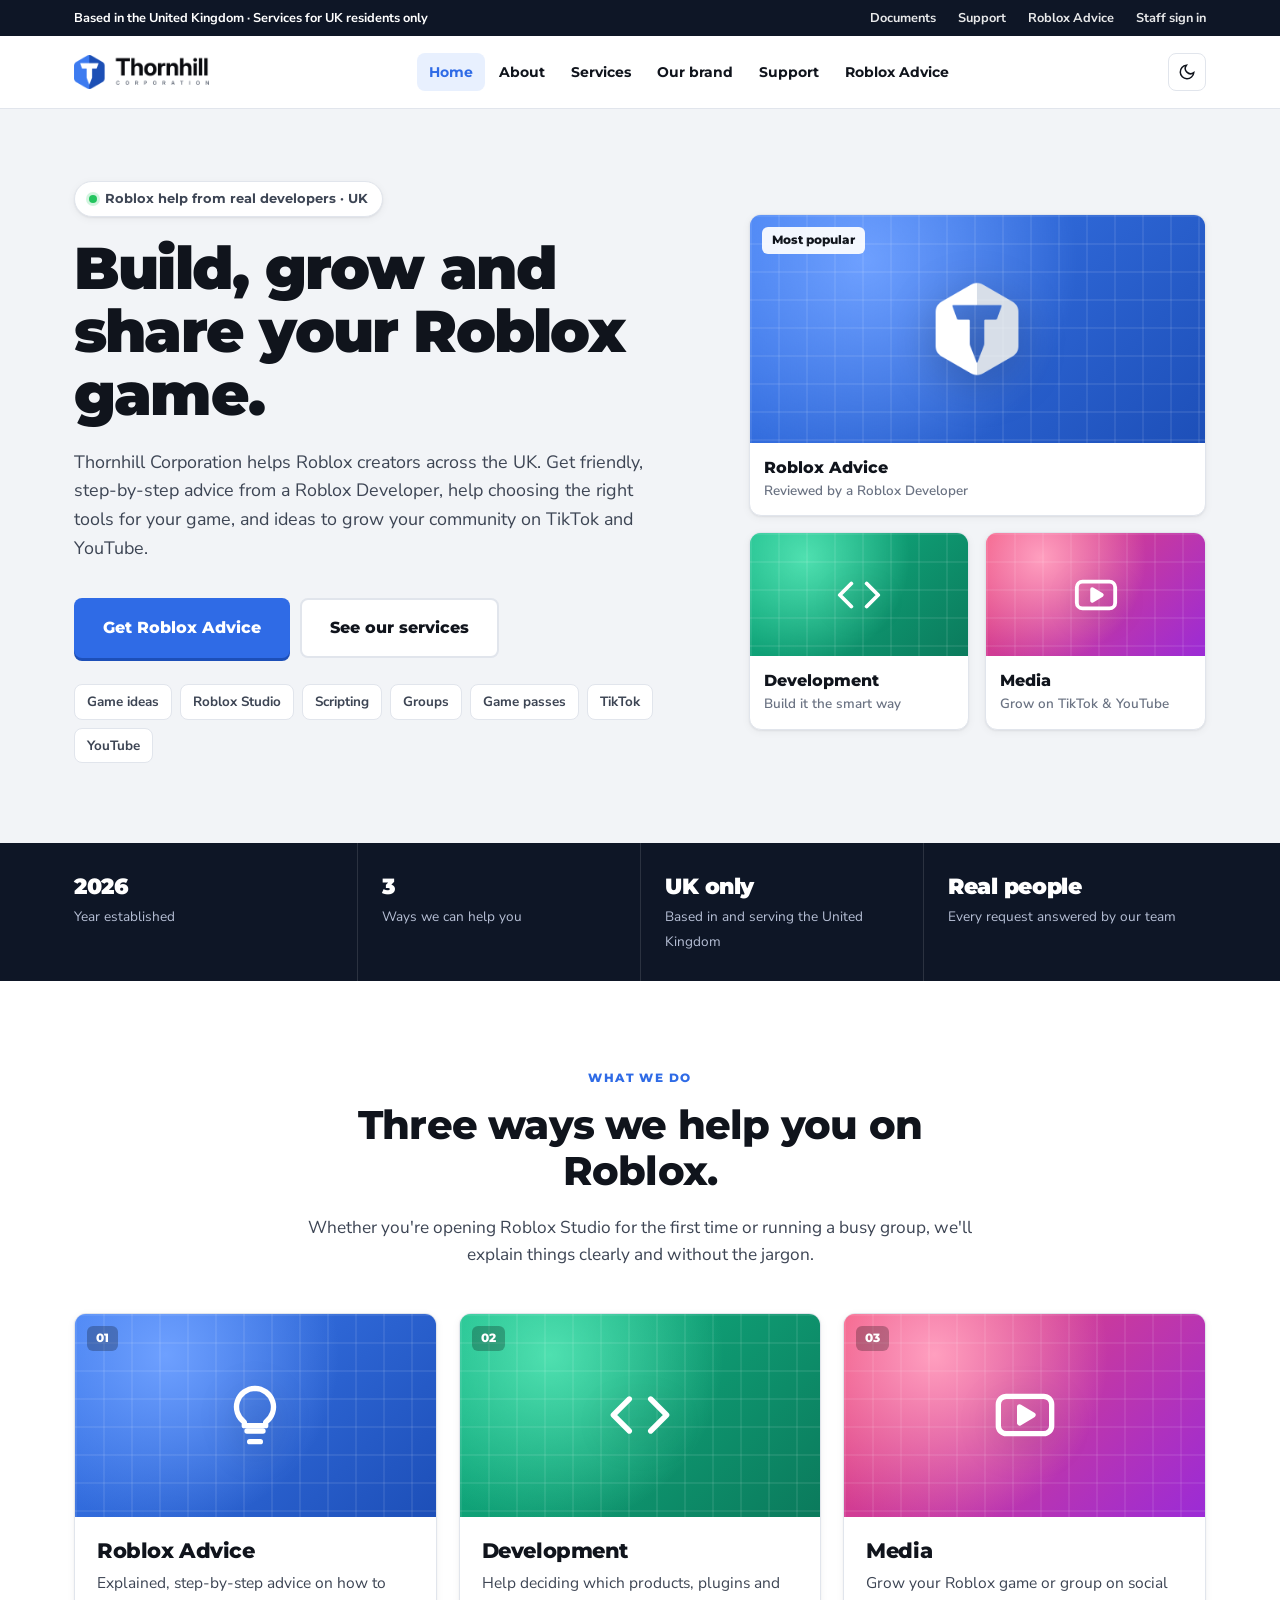
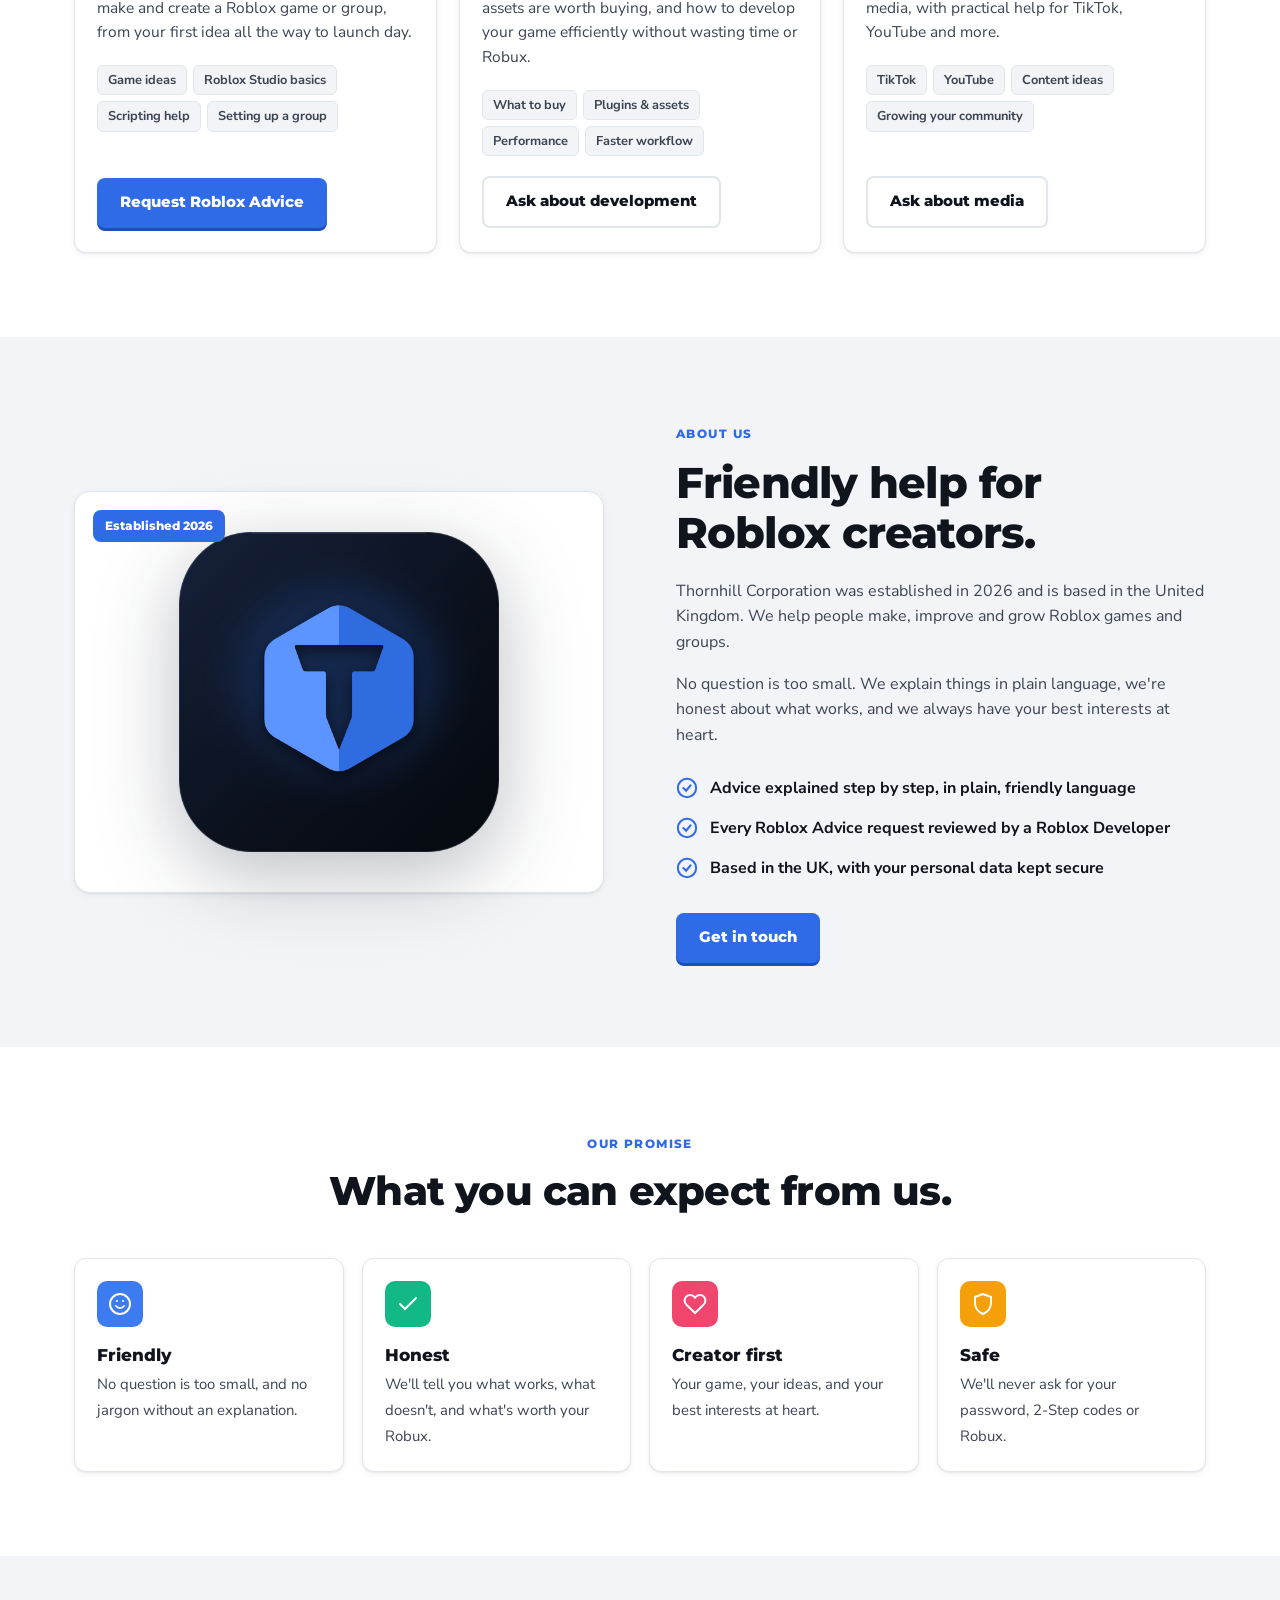
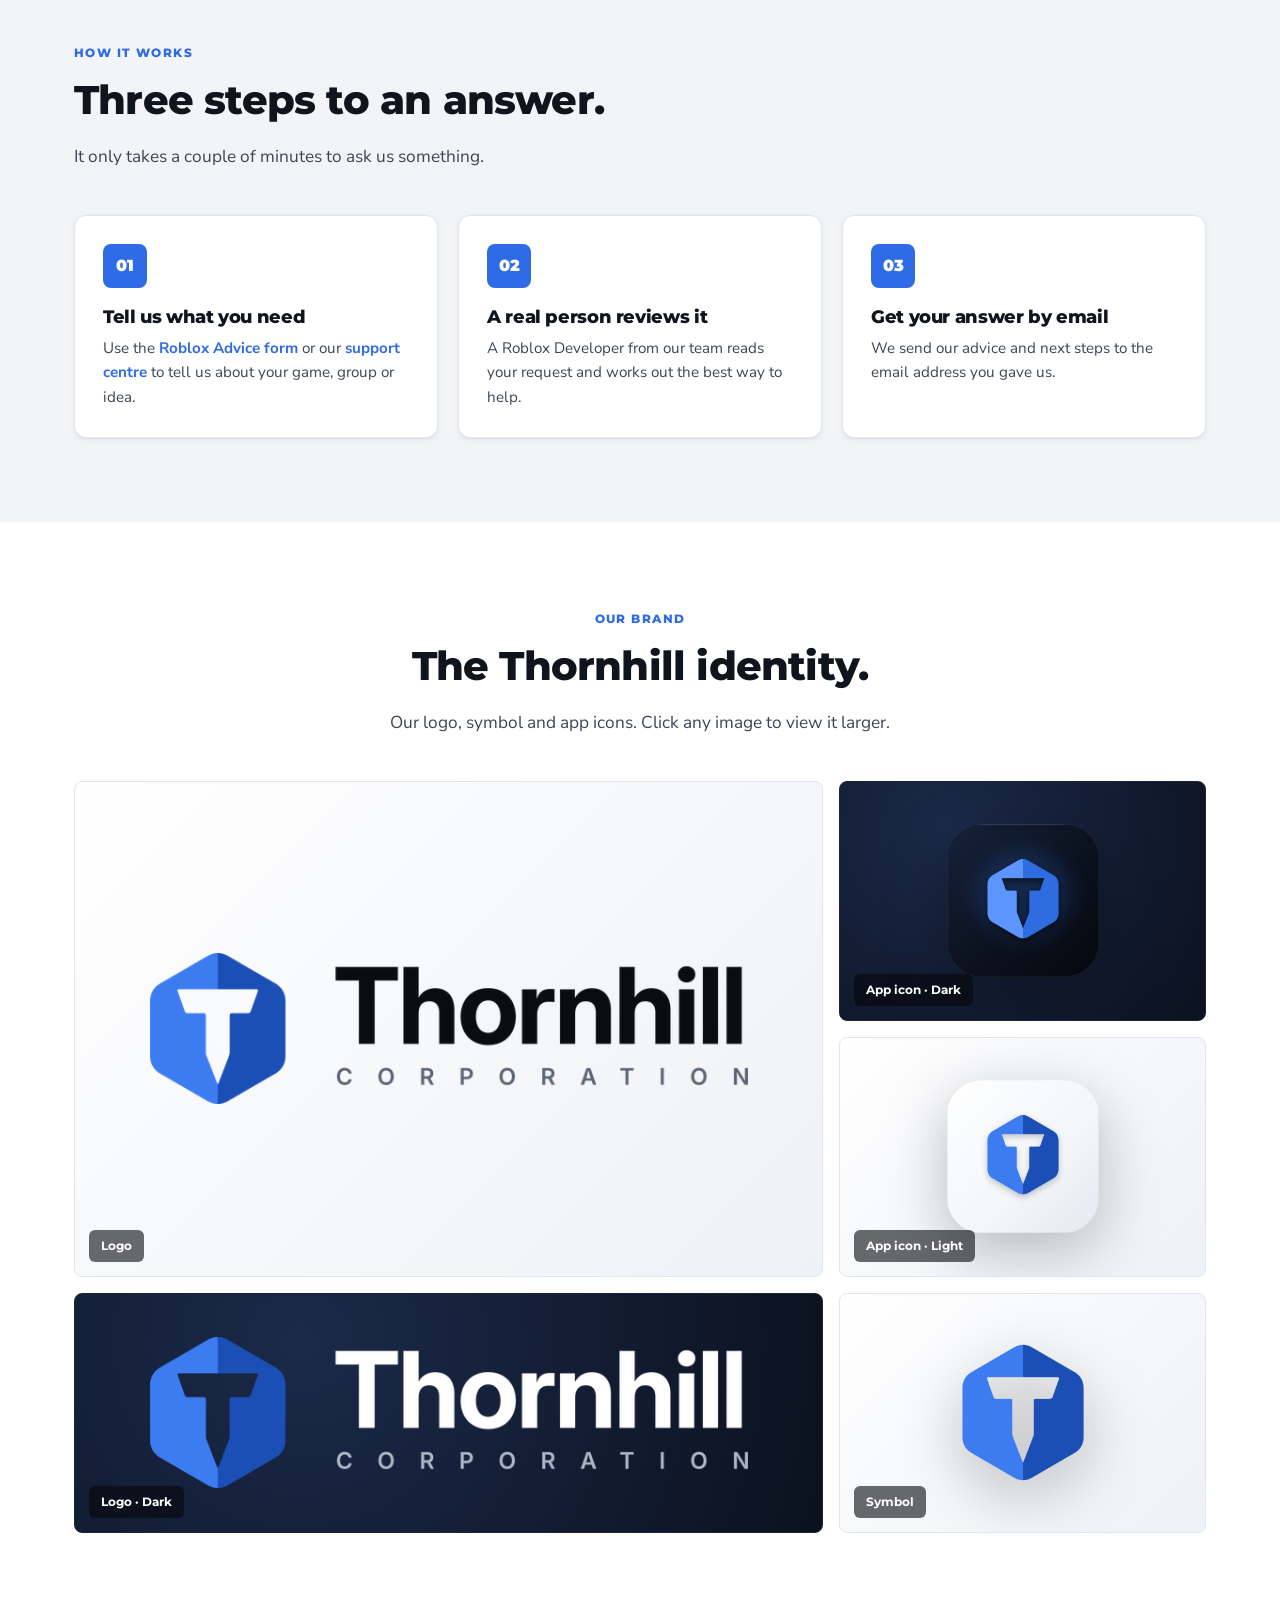
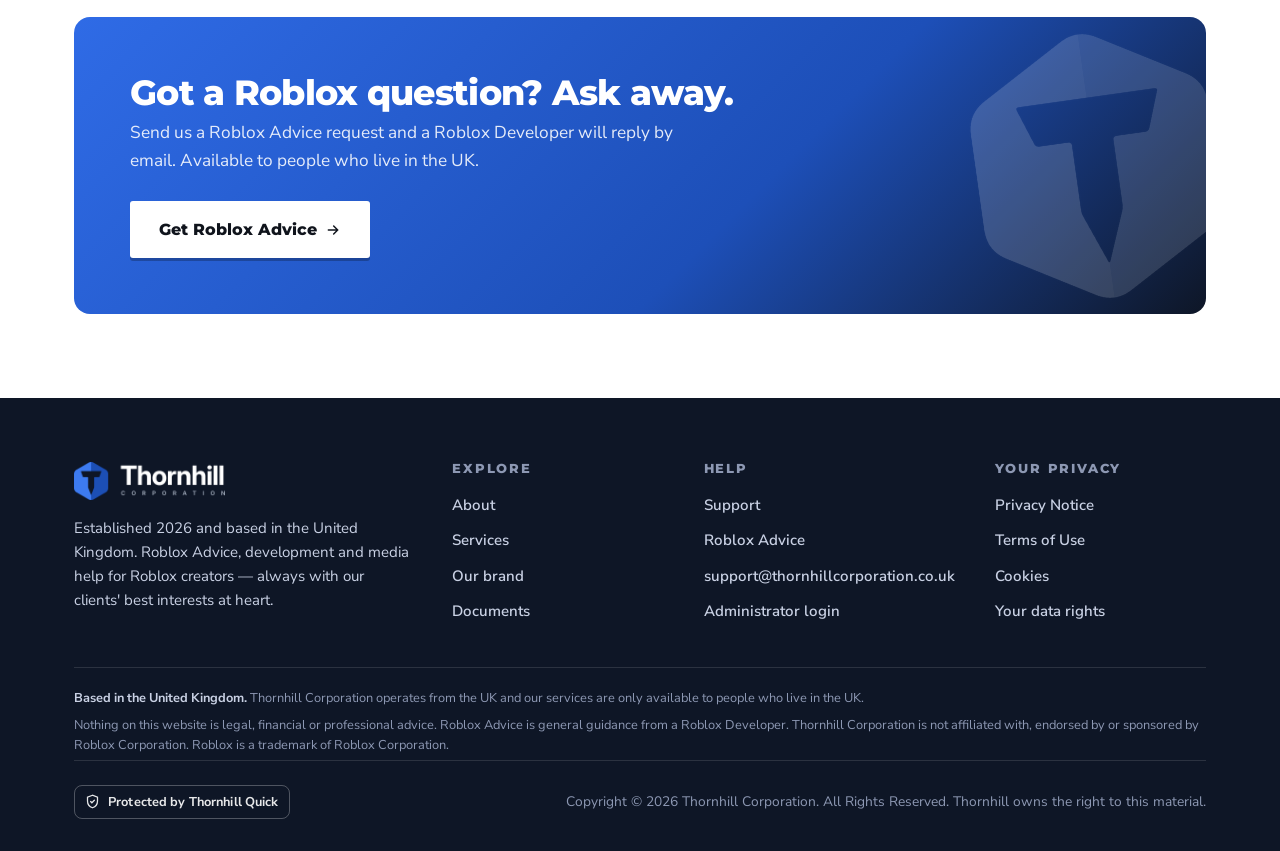
<file: index.html>
<!DOCTYPE html>
<html lang="en-GB" data-theme="light">
<head>
  <meta charset="UTF-8">
  <meta name="referrer" content="strict-origin-when-cross-origin">
  <meta name="viewport" content="width=device-width, initial-scale=1.0">
  <title>Thornhill Corporation — Roblox Advice, Development &amp; Media</title>
  <meta name="description" content="Thornhill Corporation helps Roblox creators in the UK with Roblox Advice reviewed by a Roblox Developer, development help and social media growth on TikTok and YouTube.">
  <meta name="theme-color" content="#0e1626">
  <meta property="og:title" content="Thornhill Corporation">
  <meta property="og:description" content="Friendly Roblox Advice, development and media help for Roblox creators in the UK.">
  <meta property="og:image" content="https://thornhillcorporation.co.uk/assets/img/brand/social-card.png">
  <link rel="icon" type="image/png" href="assets/img/icon-dark-96.png">
  <link rel="apple-touch-icon" href="assets/img/apple-touch-icon.png">
  <script>
    (function () { try { var t = localStorage.getItem("thornhill.theme"); if (!t) t = matchMedia("(prefers-color-scheme: dark)").matches ? "dark" : "light"; document.documentElement.setAttribute("data-theme", t); } catch (e) {} })();
  </script>
  <link rel="preconnect" href="https://fonts.googleapis.com">
  <link rel="preconnect" href="https://fonts.gstatic.com" crossorigin>
  <link href="https://fonts.googleapis.com/css2?family=Montserrat:wght@600;700;800;900&family=Nunito+Sans:opsz,wght@6..12,400;6..12,600;6..12,700;6..12,800&display=swap" rel="stylesheet">
  <link rel="stylesheet" href="assets/css/styles.css?v=20261116a">
</head>
<body>
  <a class="skip-link" href="#main">Skip to content</a>

  <!-- ============ NAV ============ -->
  <div class="utilbar">
    <div class="container utilbar-inner">
      <span>Based in the United Kingdom · Services for UK residents only</span>
      <nav aria-label="Quick links">
        <a href="/documents">Documents</a>
        <a href="/support">Support</a>
        <a href="/roblox-advice">Roblox Advice</a>
        <a href="/admin-panel">Staff sign in</a>
      </nav>
    </div>
  </div>
  <header class="nav">
    <div class="container nav-inner">
      <a href="/" class="brand" aria-label="Thornhill Corporation home">
        <img class="logo-light brand-word" src="assets/img/brand/logo-dark-text.png" alt="Thornhill Corporation"><img class="logo-dark brand-word" src="assets/img/brand/logo-white-text.png" alt="Thornhill Corporation">
      </a>
      <nav aria-label="Main">
        <ul class="nav-links">
          <li><a href="#home">Home</a></li>
          <li><a href="#about">About</a></li>
          <li><a href="#services">Services</a></li>
          <li><a href="#gallery">Our brand</a></li>
          <li><a href="/support">Support</a></li>
          <li><a href="/roblox-advice">Roblox Advice</a></li>
        </ul>
      </nav>
      <div class="nav-actions">
        <button class="icon-btn theme-toggle" type="button" aria-label="Toggle dark mode">
          <svg class="moon" viewBox="0 0 24 24" fill="none" stroke="currentColor" stroke-width="2" stroke-linecap="round"><path d="M21 12.8A9 9 0 1 1 11.2 3a7 7 0 0 0 9.8 9.8z"/></svg>
          <svg class="sun" viewBox="0 0 24 24" fill="none" stroke="currentColor" stroke-width="2" stroke-linecap="round"><circle cx="12" cy="12" r="4"/><path d="M12 2v2M12 20v2M4.9 4.9l1.4 1.4M17.7 17.7l1.4 1.4M2 12h2M20 12h2M4.9 19.1l1.4-1.4M17.7 6.3l1.4-1.4"/></svg>
        </button>
        <button class="icon-btn menu-toggle" type="button" aria-label="Open menu" aria-expanded="false">
          <svg viewBox="0 0 24 24" fill="none" stroke="currentColor" stroke-width="2" stroke-linecap="round"><path d="M4 7h16M4 12h16M4 17h16"/></svg>
        </button>
      </div>
    </div>
  </header>

  <main id="main">
    <!-- ============ HERO ============ -->
    <section class="hero hero-play" id="home">
      <div class="container hero-grid">
        <div>
          <span class="hero-badge"><span class="dot"></span>Roblox help from real developers · UK</span>
          <h1>Build, grow and share your Roblox game.</h1>
          <p class="lead">Thornhill Corporation helps Roblox creators across the UK. Get friendly, step-by-step advice from a Roblox Developer, help choosing the right tools for your game, and ideas to grow your community on TikTok and YouTube.</p>
          <div class="hero-cta">
            <a href="/roblox-advice" class="btn btn-primary btn-lg">Get Roblox Advice</a>
            <a href="#services" class="btn btn-ghost btn-lg">See our services</a>
          </div>
          <ul class="chips" aria-label="Things we help with">
            <li>Game ideas</li><li>Roblox Studio</li><li>Scripting</li><li>Groups</li><li>Game passes</li><li>TikTok</li><li>YouTube</li>
          </ul>
        </div>

        <div class="hero-tiles" aria-label="Our services">
          <a class="tile tile-feature" href="/roblox-advice">
            <div class="tile-thumb th-advice">
              <img src="assets/img/brand/symbol-white.png" alt="" class="tile-mark">
              <span class="tile-tag">Most popular</span>
            </div>
            <div class="tile-body">
              <strong>Roblox Advice</strong>
              <span>Reviewed by a Roblox Developer</span>
            </div>
          </a>
          <a class="tile" href="#services">
            <div class="tile-thumb th-dev"><svg viewBox="0 0 24 24" fill="none" stroke="currentColor" stroke-width="2" stroke-linecap="round" stroke-linejoin="round"><path d="m16 18 6-6-6-6M8 6l-6 6 6 6"/></svg></div>
            <div class="tile-body"><strong>Development</strong><span>Build it the smart way</span></div>
          </a>
          <a class="tile" href="#services">
            <div class="tile-thumb th-media"><svg viewBox="0 0 24 24" fill="none" stroke="currentColor" stroke-width="2" stroke-linecap="round" stroke-linejoin="round"><rect x="2" y="5" width="20" height="14" rx="3"/><path d="m10 9 5 3-5 3V9z" fill="currentColor"/></svg></div>
            <div class="tile-body"><strong>Media</strong><span>Grow on TikTok &amp; YouTube</span></div>
          </a>
        </div>
      </div>
    </section>

    <!-- ============ KEY FACTS ============ -->
    <div class="facts-bar">
      <div class="container facts-grid">
        <div><strong>2026</strong><span>Year established</span></div>
        <div><strong>3</strong><span>Ways we can help you</span></div>
        <div><strong>UK only</strong><span>Based in and serving the United Kingdom</span></div>
        <div><strong>Real people</strong><span>Every request answered by our team</span></div>
      </div>
    </div>

    <!-- ============ SERVICES ============ -->
    <section id="services">
      <div class="container">
        <div class="section-head center">
          <div class="eyebrow">What we do</div>
          <h2>Three ways we help you on Roblox.</h2>
          <p>Whether you're opening Roblox Studio for the first time or running a busy group, we'll explain things clearly and without the jargon.</p>
        </div>
        <div class="service-grid">
          <article class="service">
            <div class="service-thumb th-advice">
              <svg viewBox="0 0 24 24" fill="none" stroke="currentColor" stroke-width="2" stroke-linecap="round" stroke-linejoin="round"><path d="M9 18h6M10 22h4"/><path d="M12 2a7 7 0 0 0-4 12.7V16h8v-1.3A7 7 0 0 0 12 2z"/></svg>
              <span class="service-num">01</span>
            </div>
            <div class="service-body">
              <h3>Roblox Advice</h3>
              <p>Explained, step-by-step advice on how to make and create a Roblox game or group, from your first idea all the way to launch day.</p>
              <ul class="tags"><li>Game ideas</li><li>Roblox Studio basics</li><li>Scripting help</li><li>Setting up a group</li></ul>
              <a class="btn btn-primary" href="/roblox-advice">Request Roblox Advice</a>
            </div>
          </article>
          <article class="service">
            <div class="service-thumb th-dev">
              <svg viewBox="0 0 24 24" fill="none" stroke="currentColor" stroke-width="2" stroke-linecap="round" stroke-linejoin="round"><path d="m16 18 6-6-6-6M8 6l-6 6 6 6"/></svg>
              <span class="service-num">02</span>
            </div>
            <div class="service-body">
              <h3>Development</h3>
              <p>Help deciding which products, plugins and assets are worth buying, and how to develop your game efficiently without wasting time or Robux.</p>
              <ul class="tags"><li>What to buy</li><li>Plugins &amp; assets</li><li>Performance</li><li>Faster workflow</li></ul>
              <a class="btn btn-ghost" href="/support?topic=Development">Ask about development</a>
            </div>
          </article>
          <article class="service">
            <div class="service-thumb th-media">
              <svg viewBox="0 0 24 24" fill="none" stroke="currentColor" stroke-width="2" stroke-linecap="round" stroke-linejoin="round"><rect x="2" y="5" width="20" height="14" rx="3"/><path d="m10 9 5 3-5 3V9z" fill="currentColor"/></svg>
              <span class="service-num">03</span>
            </div>
            <div class="service-body">
              <h3>Media</h3>
              <p>Grow your Roblox game or group on social media, with practical help for TikTok, YouTube and more.</p>
              <ul class="tags"><li>TikTok</li><li>YouTube</li><li>Content ideas</li><li>Growing your community</li></ul>
              <a class="btn btn-ghost" href="/support?topic=Media">Ask about media</a>
            </div>
          </article>
        </div>
      </div>
    </section>

    <!-- ============ ABOUT ============ -->
    <section id="about" class="section-alt">
      <div class="container about-grid">
        <div class="about-art">
          <img src="assets/img/brand/app-icon-dark.png" alt="Thornhill Corporation app icon">
          <span class="about-chip">Established 2026</span>
        </div>
        <div>
          <div class="eyebrow">About us</div>
          <h2 style="font-size: clamp(1.9rem, 3.6vw, 2.7rem);">Friendly help for Roblox creators.</h2>
          <p>Thornhill Corporation was established in 2026 and is based in the United Kingdom. We help people make, improve and grow Roblox games and groups.</p>
          <p>No question is too small. We explain things in plain language, we're honest about what works, and we always have your best interests at heart.</p>
          <ul class="checklist">
            <li><svg viewBox="0 0 24 24" fill="none" stroke="currentColor" stroke-width="2.2" stroke-linecap="round"><circle cx="12" cy="12" r="10"/><path d="m8 12 3 3 5-6"/></svg>Advice explained step by step, in plain, friendly language</li>
            <li><svg viewBox="0 0 24 24" fill="none" stroke="currentColor" stroke-width="2.2" stroke-linecap="round"><circle cx="12" cy="12" r="10"/><path d="m8 12 3 3 5-6"/></svg>Every Roblox Advice request reviewed by a Roblox Developer</li>
            <li><svg viewBox="0 0 24 24" fill="none" stroke="currentColor" stroke-width="2.2" stroke-linecap="round"><circle cx="12" cy="12" r="10"/><path d="m8 12 3 3 5-6"/></svg>Based in the UK, with your personal data kept secure</li>
          </ul>
          <a href="/support" class="btn btn-primary">Get in touch</a>
        </div>
      </div>
    </section>

    <!-- ============ VALUES ============ -->
    <section>
      <div class="container">
        <div class="section-head center">
          <div class="eyebrow">Our promise</div>
          <h2>What you can expect from us.</h2>
        </div>
        <div class="promise-grid">
          <div class="promise"><span class="p-ico p1"><svg viewBox="0 0 24 24" fill="none" stroke="currentColor" stroke-width="2" stroke-linecap="round"><circle cx="12" cy="12" r="10"/><path d="M8 14s1.5 2 4 2 4-2 4-2M9 9h.01M15 9h.01"/></svg></span><strong>Friendly</strong><span>No question is too small, and no jargon without an explanation.</span></div>
          <div class="promise"><span class="p-ico p2"><svg viewBox="0 0 24 24" fill="none" stroke="currentColor" stroke-width="2" stroke-linecap="round"><path d="M20 6 9 17l-5-5"/></svg></span><strong>Honest</strong><span>We'll tell you what works, what doesn't, and what's worth your Robux.</span></div>
          <div class="promise"><span class="p-ico p3"><svg viewBox="0 0 24 24" fill="none" stroke="currentColor" stroke-width="2" stroke-linecap="round"><path d="M20.8 4.6a5.5 5.5 0 0 0-7.8 0L12 5.7l-1-1.1a5.5 5.5 0 0 0-7.8 7.8l1 1.1L12 21l7.8-7.5 1-1.1a5.5 5.5 0 0 0 0-7.8z"/></svg></span><strong>Creator first</strong><span>Your game, your ideas, and your best interests at heart.</span></div>
          <div class="promise"><span class="p-ico p4"><svg viewBox="0 0 24 24" fill="none" stroke="currentColor" stroke-width="2" stroke-linecap="round"><path d="M12 2 4 5v6c0 5 3.4 9.3 8 11 4.6-1.7 8-6 8-11V5z"/></svg></span><strong>Safe</strong><span>We'll never ask for your password, 2-Step codes or Robux.</span></div>
        </div>
      </div>
    </section>

    <!-- ============ HOW IT WORKS ============ -->
    <section class="section-alt">
      <div class="container">
        <div class="section-head">
          <div class="eyebrow">How it works</div>
          <h2>Three steps to an answer.</h2>
          <p>It only takes a couple of minutes to ask us something.</p>
        </div>
        <div class="steps">
          <div class="step"><h3>Tell us what you need</h3><p>Use the <a href="/roblox-advice">Roblox Advice form</a> or our <a href="/support">support centre</a> to tell us about your game, group or idea.</p></div>
          <div class="step"><h3>A real person reviews it</h3><p>A Roblox Developer from our team reads your request and works out the best way to help.</p></div>
          <div class="step"><h3>Get your answer by email</h3><p>We send our advice and next steps to the email address you gave us.</p></div>
        </div>
      </div>
    </section>

    <!-- ============ BRAND ============ -->
    <section id="gallery">
      <div class="container">
        <div class="section-head center">
          <div class="eyebrow">Our brand</div>
          <h2>The Thornhill identity.</h2>
          <p>Our logo, symbol and app icons. Click any image to view it larger.</p>
        </div>
        <div class="gallery">
          <figure class="brand-tile t-light"><img src="assets/img/brand/logo-dark-text.png" alt="Thornhill Corporation logo"><figcaption>Logo</figcaption></figure>
          <figure class="brand-tile t-dark t-icon"><img src="assets/img/brand/app-icon-dark.png" alt="Thornhill app icon, dark"><figcaption>App icon · Dark</figcaption></figure>
          <figure class="brand-tile t-light t-icon"><img src="assets/img/brand/app-icon-light.png" alt="Thornhill app icon, light"><figcaption>App icon · Light</figcaption></figure>
          <figure class="brand-tile t-dark"><img src="assets/img/brand/logo-white-text.png" alt="Thornhill Corporation logo on dark"><figcaption>Logo · Dark</figcaption></figure>
          <figure class="brand-tile t-light t-icon"><img src="assets/img/brand/symbol.png" alt="Thornhill symbol"><figcaption>Symbol</figcaption></figure>
        </div>
      </div>
    </section>

    <!-- ============ CTA ============ -->
    <section style="padding-top: 0;">
      <div class="container">
        <div class="cta cta-play">
          <img src="assets/img/brand/symbol-white.png" alt="" class="cta-mark">
          <h2>Got a Roblox question? Ask away.</h2>
          <p>Send us a Roblox Advice request and a Roblox Developer will reply by email. Available to people who live in the UK.</p>
          <a href="/roblox-advice" class="btn btn-lg">
            Get Roblox Advice
            <svg viewBox="0 0 24 24" fill="none" stroke="currentColor" stroke-width="2.2" stroke-linecap="round"><path d="M5 12h14M13 6l6 6-6 6"/></svg>
          </a>
        </div>
      </div>
    </section>
  </main>

  <!-- ============ FOOTER ============ -->
  <footer class="footer">
    <div class="container">
      <div class="footer-grid">
        <div class="footer-about">
          <a href="/" class="brand">
            <img class="logo-light brand-word" src="assets/img/brand/logo-dark-text.png" alt="Thornhill Corporation"><img class="logo-dark brand-word" src="assets/img/brand/logo-white-text.png" alt="Thornhill Corporation">
          </a>
          <p>Established 2026 and based in the United Kingdom. Roblox Advice, development and media help for Roblox creators — always with our clients' best interests at heart.</p>
        </div>
        <div>
          <h4>Explore</h4>
          <ul>
            <li><a href="#about">About</a></li>
            <li><a href="#services">Services</a></li>
            <li><a href="#gallery">Our brand</a></li>
            <li><a href="/documents">Documents</a></li>
          </ul>
        </div>
        <div>
          <h4>Help</h4>
          <ul>
            <li><a href="/support">Support</a></li>
            <li><a href="/roblox-advice">Roblox Advice</a></li>
            <li><a href="mailto:support@thornhill.example" data-support-email>support@thornhill.example</a></li>
            <li><a href="/admin-panel">Administrator login</a></li>
          </ul>
        </div>
        <div>
          <h4>Your privacy</h4>
          <ul>
            <li><a href="/privacy">Privacy Notice</a></li>
            <li><a href="/terms">Terms of Use</a></li>
            <li><a href="/privacy#cookies">Cookies</a></li>
            <li><a href="/privacy#rights">Your data rights</a></li>
          </ul>
        </div>
      </div>
      <div class="footer-notice">
        <p><strong>Based in the United Kingdom.</strong> Thornhill Corporation operates from the UK and our services are only available to people who live in the UK.</p>
        <p>Nothing on this website is legal, financial or professional advice. Roblox Advice is general guidance from a Roblox Developer. Thornhill Corporation is not affiliated with, endorsed by or sponsored by Roblox Corporation. Roblox is a trademark of Roblox Corporation.</p>
      </div>
      <div class="footer-bottom">
        <span class="tq-badge"><svg viewBox="0 0 24 24" fill="none" stroke="currentColor" stroke-width="2" stroke-linecap="round"><path d="M12 2 4 5v6c0 5 3.4 9.3 8 11 4.6-1.7 8-6 8-11V5z"/><path d="m9 12 2 2 4-4"/></svg>Protected by Thornhill Quick</span>
        <p>Copyright © 2026 Thornhill Corporation. All Rights Reserved. Thornhill owns the right to this material.</p>
      </div>
    </div>
  </footer>

  <button class="icon-btn to-top" type="button" aria-label="Back to top">
    <svg viewBox="0 0 24 24" fill="none" stroke="currentColor" stroke-width="2.2" stroke-linecap="round"><path d="m6 15 6-6 6 6"/></svg>
  </button>
  <div class="lightbox" aria-hidden="true"><img alt=""></div>

  <script src="assets/js/config.js?v=20261116a"></script>
  <script src="assets/js/main.js?v=20261116a"></script>
</body>
</html>
</file>
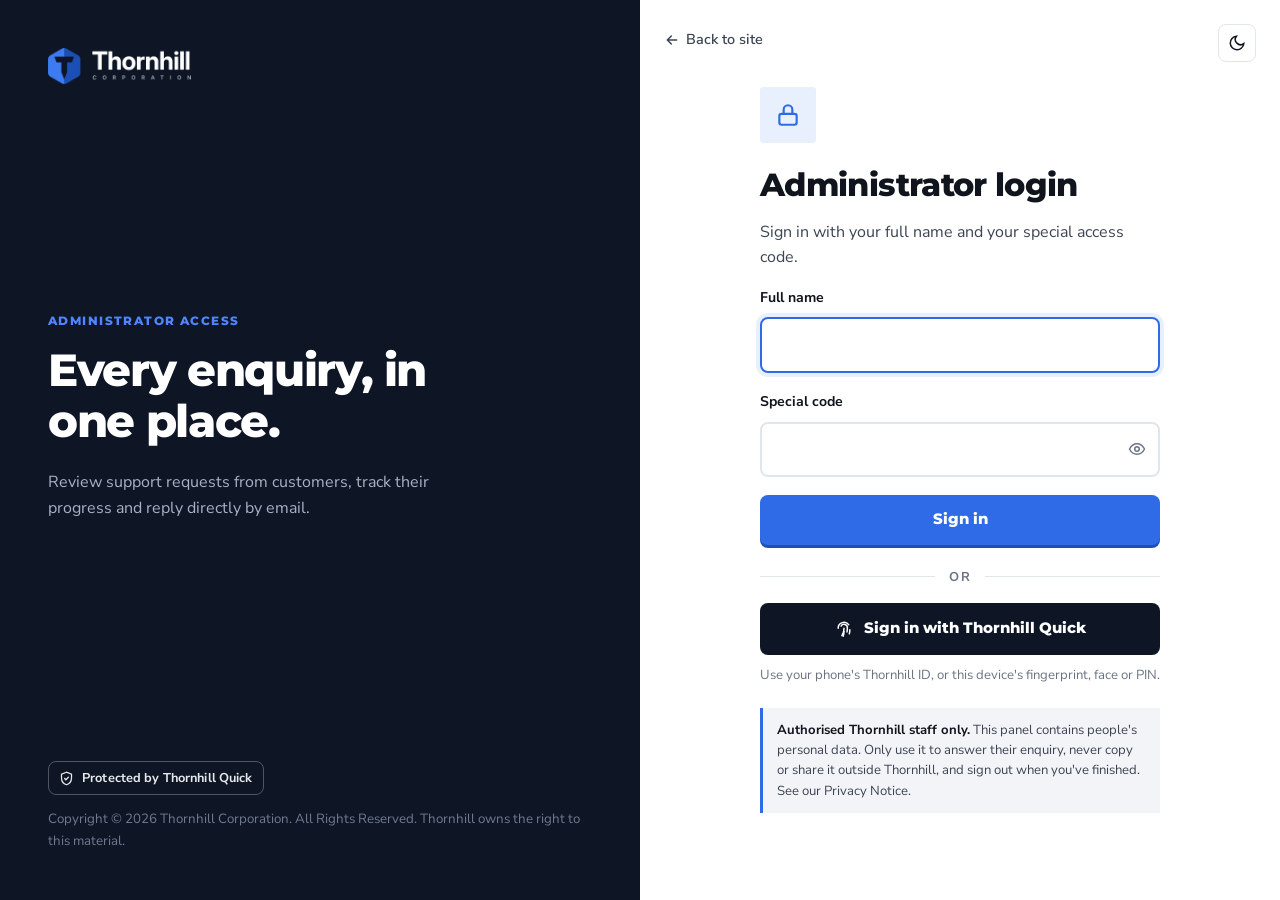
<file: admin-panel.html>
<!DOCTYPE html>
<html lang="en-GB" data-theme="light">
<head>
  <meta charset="UTF-8">
  <meta name="referrer" content="strict-origin-when-cross-origin">
  <meta name="viewport" content="width=device-width, initial-scale=1.0">
  <title>Administrator Panel — Thornhill Corporation</title>
  <meta name="robots" content="noindex, nofollow">
  <meta name="theme-color" content="#0a0b0d">
  <link rel="icon" type="image/png" href="assets/img/icon-dark-96.png">
  <link rel="apple-touch-icon" href="assets/img/apple-touch-icon.png">
  <script>
    (function () { try { var t = localStorage.getItem("thornhill.theme"); if (!t) t = matchMedia("(prefers-color-scheme: dark)").matches ? "dark" : "light"; document.documentElement.setAttribute("data-theme", t); } catch (e) {} })();
  </script>
  <link rel="preconnect" href="https://fonts.googleapis.com">
  <link rel="preconnect" href="https://fonts.gstatic.com" crossorigin>
  <link href="https://fonts.googleapis.com/css2?family=Montserrat:wght@600;700;800;900&family=Nunito+Sans:opsz,wght@6..12,400;6..12,600;6..12,700;6..12,800&display=swap" rel="stylesheet">
  <link rel="stylesheet" href="assets/css/styles.css?v=20261116a">
  <link rel="stylesheet" href="assets/css/email.css?v=20261116a">
  <link rel="stylesheet" href="assets/css/admin.css?v=20261116a">
  <link rel="stylesheet" href="assets/css/advice-admin.css?v=20261116a">
</head>
<body class="admin">

  <!-- ================= LOGIN ================= -->
  <div class="login-wrap" id="loginView">
    <aside class="login-side">
      <a href="/" class="brand"><img class="brand-word" src="assets/img/brand/logo-white-text.png" alt="Thornhill Corporation"></a>
      <div>
        <div class="eyebrow" style="color: var(--blue-400);">Administrator access</div>
        <h2>Every enquiry, in one place.</h2>
        <p>Review support requests from customers, track their progress and reply directly by email.</p>
      </div>
      <div class="login-foot">
        <span class="tq-badge"><svg viewBox="0 0 24 24" fill="none" stroke="currentColor" stroke-width="2" stroke-linecap="round"><path d="M12 2 4 5v6c0 5 3.4 9.3 8 11 4.6-1.7 8-6 8-11V5z"/><path d="m9 12 2 2 4-4"/></svg>Protected by Thornhill Quick</span>
        <small>Copyright © 2026 Thornhill Corporation. All Rights Reserved. Thornhill owns the right to this material.</small>
      </div>
    </aside>

    <main class="login-main">
      <a href="/" class="back">
        <svg viewBox="0 0 24 24" fill="none" stroke="currentColor" stroke-width="2.2" stroke-linecap="round"><path d="M19 12H5M11 18l-6-6 6-6"/></svg>
        Back to site
      </a>
      <button class="icon-btn theme-toggle" type="button" aria-label="Toggle dark mode">
        <svg class="moon" viewBox="0 0 24 24" fill="none" stroke="currentColor" stroke-width="2" stroke-linecap="round"><path d="M21 12.8A9 9 0 1 1 11.2 3a7 7 0 0 0 9.8 9.8z"/></svg>
        <svg class="sun" viewBox="0 0 24 24" fill="none" stroke="currentColor" stroke-width="2" stroke-linecap="round"><circle cx="12" cy="12" r="4"/><path d="M12 2v2M12 20v2M4.9 4.9l1.4 1.4M17.7 17.7l1.4 1.4M2 12h2M20 12h2M4.9 19.1l1.4-1.4M17.7 6.3l1.4-1.4"/></svg>
      </button>

      <div class="login-card">
        <div class="pin-login" id="pinLogin" hidden>
          <div class="pin-avatar" id="pinAvatar">TC</div>
          <h1 id="pinTitle">Welcome back</h1>
          <p>Enter your 6-digit PIN to sign in on this PC.</p>
          <div class="form-error" id="pinError" role="alert"></div>
          <form id="pinForm" autocomplete="off" novalidate>
            <div class="pin-boxes" id="pinBoxes" role="group" aria-label="6-digit PIN"></div>
            <button class="btn btn-primary btn-block" type="submit" id="pinBtn">Sign in</button>
          </form>
          <div class="pin-links">
            <button type="button" class="link-btn" id="pinOther">Use a different sign-in method</button>
            <button type="button" class="link-btn" id="pinForget">Forget this PC</button>
          </div>
        </div>
        <div class="lock"><svg viewBox="0 0 24 24" fill="none" stroke="currentColor" stroke-width="2" stroke-linecap="round"><rect x="4" y="11" width="16" height="10" rx="2"/><path d="M8 11V7a4 4 0 0 1 8 0v4"/></svg></div>
        <h1>Administrator login</h1>
        <p>Sign in with your full name and your special access code.</p>

        <div class="form-error" id="loginError" role="alert"></div>

        <form id="loginForm" autocomplete="off" novalidate>
          <div class="field">
            <label for="adminName">Full name</label>
            <input id="adminName" type="text" autocomplete="name" required>
          </div>
          <div class="field">
            <label for="adminCode">Special code</label>
            <div class="code-wrap">
              <input id="adminCode" type="password" autocomplete="current-password" required>
              <button type="button" id="toggleCode" aria-label="Show code">
                <svg viewBox="0 0 24 24" fill="none" stroke="currentColor" stroke-width="2" stroke-linecap="round"><path d="M2 12s3.5-7 10-7 10 7 10 7-3.5 7-10 7S2 12 2 12z"/><circle cx="12" cy="12" r="3"/></svg>
              </button>
            </div>
          </div>
          <button class="btn btn-primary btn-block" type="submit" id="loginBtn">Sign in</button>
        </form>

        <div class="quick-sep"><span>or</span></div>
        <button class="btn quick-btn btn-block" id="quickBtn" type="button" aria-expanded="false"><svg viewBox="0 0 24 24" fill="none" stroke="currentColor" stroke-width="1.8" stroke-linecap="round"><path d="M12 11c0 3.5-1 6.5-2.5 9"/><path d="M8.5 8.5A4 4 0 0 1 16 11c0 1.6-.1 3.1-.4 4.5"/><path d="M5 11a7 7 0 0 1 12.6-4.2"/><path d="M19 13c0 1.7-.2 3.3-.6 4.8"/><path d="M12 15c0 2-.4 3.9-1 5.6"/></svg><span class="lbl">Sign in with Thornhill Quick</span></button>
        <div class="quick-choice" id="quickChoice" hidden>
          <button type="button" data-qc="phone"><svg viewBox="0 0 24 24" fill="none" stroke="currentColor" stroke-width="1.8" stroke-linecap="round"><rect x="6" y="2" width="12" height="20" rx="2"/><path d="M11 18h2"/></svg><span><strong>Use my phone</strong><small>Approve with your Thornhill ID — best for PCs and Macs</small></span></button>
          <button type="button" data-qc="device"><svg viewBox="0 0 24 24" fill="none" stroke="currentColor" stroke-width="1.8" stroke-linecap="round"><rect x="3" y="4" width="18" height="12" rx="1"/><path d="M2 20h20"/></svg><span><strong>Use this device</strong><small>Fingerprint, face, Windows Hello or device PIN</small></span></button>
        </div>
        <div class="quick-link" id="quickLink" hidden>
          <div class="ql-qr" id="qlQr" aria-label="QR code to open your Thornhill ID"></div>
          <div class="ql-body">
            <span class="ql-label">Your sign-in code</span>
            <strong class="ql-code" id="qlCode">——— ———</strong>
            <ol>
              <li>Scan the QR code with your phone, or open <b id="qlUrl">thornhillcorporation.co.uk/id</b></li>
              <li>Unlock your Thornhill ID with your fingerprint, face or PIN</li>
              <li>Check the code matches and tap <b>Approve</b></li>
            </ol>
            <div class="ql-status" id="qlStatus">Waiting for your phone… <span id="qlTime"></span></div>
            <div class="ql-actions"><button class="btn btn-ghost btn-sm" type="button" id="qlRetry" hidden>Get a new code</button><button class="btn btn-ghost btn-sm" type="button" id="qlCancel">Cancel</button></div>
          </div>
        </div>
        <p class="quick-help" id="quickHelp">Use your phone's Thornhill ID, or this device's fingerprint, face or PIN.</p>
        <p class="staff-notice"><strong>Authorised Thornhill staff only.</strong> This panel contains people's personal data. Only use it to answer their enquiry, never copy or share it outside Thornhill, and sign out when you've finished. See our <a href="/privacy">Privacy Notice</a>.</p>

        <div class="demo-note" id="demoNote" hidden>
          <strong>Demo mode.</strong> The backend isn't connected yet, so enquiries are only stored in this browser.
          Try <code>Demo Admin</code> with code <code>THORN-2026</code>. See README.md to go live.
        </div>
      </div>
    </main>
  </div>

  <!-- ================= DASHBOARD ================= -->
  <div class="dash" id="dashView">
    <header class="topbar">
      <div class="container topbar-inner" style="max-width: 1360px;">
        <a href="/" class="brand"><img class="logo-light brand-word" src="assets/img/brand/logo-dark-text.png" alt="Thornhill Corporation"><img class="logo-dark brand-word" src="assets/img/brand/logo-white-text.png" alt="Thornhill Corporation"></a>
        <div style="display:flex; align-items:center; gap:10px;">
          <span class="tag">Admin panel</span>
          <button class="icon-btn theme-toggle" type="button" aria-label="Toggle dark mode">
            <svg class="moon" viewBox="0 0 24 24" fill="none" stroke="currentColor" stroke-width="2" stroke-linecap="round"><path d="M21 12.8A9 9 0 1 1 11.2 3a7 7 0 0 0 9.8 9.8z"/></svg>
            <svg class="sun" viewBox="0 0 24 24" fill="none" stroke="currentColor" stroke-width="2" stroke-linecap="round"><circle cx="12" cy="12" r="4"/><path d="M12 2v2M12 20v2M4.9 4.9l1.4 1.4M17.7 17.7l1.4 1.4M2 12h2M20 12h2M4.9 19.1l1.4-1.4M17.7 6.3l1.4-1.4"/></svg>
          </button>
          <div class="user-chip"><div class="avatar" id="meAvatar">A</div><span class="uname" id="meName">Admin</span></div>
          <button class="btn btn-ghost btn-sm" id="quickManageBtn" type="button" title="Thornhill Quick devices"><svg viewBox="0 0 24 24" fill="none" stroke="currentColor" stroke-width="2" stroke-linecap="round"><path d="M12 2 4 5v6c0 5 3.4 9.3 8 11 4.6-1.7 8-6 8-11V5z"/><path d="m9 12 2 2 4-4"/></svg><span class="hide-sm">Thornhill Quick</span></button>
          <button class="btn btn-ghost btn-sm" id="logoutBtn" type="button">
            <svg viewBox="0 0 24 24" fill="none" stroke="currentColor" stroke-width="2" stroke-linecap="round"><path d="M9 21H5a2 2 0 0 1-2-2V5a2 2 0 0 1 2-2h4M16 17l5-5-5-5M21 12H9"/></svg>
            Log out
          </button>
        </div>
      </div>
    </header>

    <main class="dash-main">
      <div class="container" style="max-width: 1360px;">
        <div class="quick-prompt" id="quickPrompt" hidden>
          <div class="qp-ic"><svg viewBox="0 0 24 24" fill="none" stroke="currentColor" stroke-width="1.8" stroke-linecap="round"><path d="M12 11c0 3.5-1 6.5-2.5 9"/><path d="M8.5 8.5A4 4 0 0 1 16 11c0 1.6-.1 3.1-.4 4.5"/><path d="M5 11a7 7 0 0 1 12.6-4.2"/><path d="M19 13c0 1.7-.2 3.3-.6 4.8"/><path d="M12 15c0 2-.4 3.9-1 5.6"/></svg></div>
          <div class="qp-text"><strong>Sign in faster with Thornhill Quick</strong><span>Use your fingerprint, face or device PIN next time instead of typing your code.</span></div>
          <button class="btn btn-primary btn-sm" type="button" data-quick-setup>Set up on this device</button>
          <button class="btn btn-ghost btn-sm" type="button" data-quick-later>Not now</button>
        </div>
        <div class="quick-prompt" id="pinPrompt" hidden>
          <div class="qp-ic"><svg viewBox="0 0 24 24" fill="none" stroke="currentColor" stroke-width="1.8" stroke-linecap="round"><rect x="3" y="4" width="18" height="12" rx="1"/><path d="M2 20h20M8 10h.01M12 10h.01M16 10h.01"/></svg></div>
          <div class="qp-text"><strong>Sign in faster on this PC</strong><span>Trust this PC and choose a 6-digit PIN. Next time, just type your PIN.</span></div>
          <button class="btn btn-primary btn-sm" type="button" data-pin-setup>Set a PIN</button>
          <button class="btn btn-ghost btn-sm" type="button" data-pin-later>Not now</button>
        </div>
        <div class="banner" id="demoBanner" hidden>
          <svg viewBox="0 0 24 24" fill="none" stroke="currentColor" stroke-width="2" stroke-linecap="round"><path d="M12 9v4M12 17h.01"/><path d="M10.3 3.9 1.8 18a2 2 0 0 0 1.7 3h17a2 2 0 0 0 1.7-3L13.7 3.9a2 2 0 0 0-3.4 0z"/></svg>
          <div><strong>Demo mode:</strong> enquiries are only saved in this browser. Connect Supabase (see README.md) so enquiries from every customer arrive here.</div>
        </div>

        <div class="view-switch" role="tablist" aria-label="Admin sections">
          <button type="button" role="tab" class="active" data-view="enquiries" aria-selected="true">
            <svg viewBox="0 0 24 24" fill="none" stroke="currentColor" stroke-width="2" stroke-linecap="round"><rect x="2" y="4" width="20" height="16" rx="2"/><path d="m22 6-10 7L2 6"/></svg>
            Enquiries <span class="count-badge" id="newBadge" hidden></span>
          </button>
          <button type="button" role="tab" data-view="advice" aria-selected="false">
            <svg viewBox="0 0 24 24" fill="none" stroke="currentColor" stroke-width="2" stroke-linecap="round"><path d="M9 18h6M10 22h4"/><path d="M12 2a7 7 0 0 0-4 12.7V16h8v-1.3A7 7 0 0 0 12 2z"/></svg>
            Roblox Advice <span class="count-badge" id="adviceBadge" hidden></span>
          </button>
          <button type="button" role="tab" data-view="email" aria-selected="false">
            <svg viewBox="0 0 24 24" fill="none" stroke="currentColor" stroke-width="2" stroke-linecap="round"><path d="m22 2-7 20-4-9-9-4z"/><path d="M22 2 11 13"/></svg>
            Emailing Centre <span class="count-badge" id="mailBadge" hidden></span>
          </button>
          <a class="hub-link" href="#" data-hub-link target="_blank" rel="noopener">
            <svg viewBox="0 0 24 24" fill="none" stroke="currentColor" stroke-width="2" stroke-linecap="round"><path d="M10 13a5 5 0 0 0 7.5.5l3-3a5 5 0 0 0-7-7l-1.7 1.7"/><path d="M14 11a5 5 0 0 0-7.5-.5l-3 3a5 5 0 0 0 7 7l1.7-1.7"/></svg>
            Link Hub
            <svg class="ext" viewBox="0 0 24 24" fill="none" stroke="currentColor" stroke-width="2" stroke-linecap="round"><path d="M7 17 17 7M8 7h9v9"/></svg>
          </a>
        </div>

        <section id="enquiriesView">
        <div class="dash-head">
          <div>
            <h1 id="greeting">Welcome back</h1>
            <p id="enqIntro">Here's what's come in through the support centre.</p>
          </div>
          <div style="display:flex; gap:10px; flex-wrap: wrap;">
            <button class="btn btn-ghost btn-sm" id="exportBtn" type="button">
              <svg viewBox="0 0 24 24" fill="none" stroke="currentColor" stroke-width="2" stroke-linecap="round"><path d="M21 15v4a2 2 0 0 1-2 2H5a2 2 0 0 1-2-2v-4M7 10l5 5 5-5M12 15V3"/></svg>
              Export CSV
            </button>
            <button class="btn btn-primary btn-sm" id="refreshBtn" type="button">
              <svg viewBox="0 0 24 24" fill="none" stroke="currentColor" stroke-width="2" stroke-linecap="round"><path d="M21 12a9 9 0 1 1-3-6.7L21 8"/><path d="M21 3v5h-5"/></svg>
              Refresh
            </button>
          </div>
        </div>

        <div class="stats">
          <div class="stat"><span><i class="pip" style="background: var(--text-3)"></i>Total</span><strong id="statTotal">0</strong></div>
          <div class="stat"><span><i class="pip" style="background: var(--accent)"></i><b data-label="new">New</b></span><strong id="statNew">0</strong></div>
          <div class="stat"><span><i class="pip" style="background: var(--warning)"></i><b data-label="in_progress">In progress</b></span><strong id="statProgress">0</strong></div>
          <div class="stat"><span><i class="pip" style="background: var(--success)"></i><b data-label="resolved">Resolved</b></span><strong id="statResolved">0</strong></div>
        </div>

        <div class="toolbar">
          <div class="tabs" role="tablist" id="tabs">
            <button class="active" data-filter="all" type="button">All<span class="c" data-count="all"></span></button>
            <button data-filter="new" type="button"><b data-label="new">New</b><span class="c" data-count="new"></span></button>
            <button data-filter="in_progress" type="button"><b data-label="in_progress">In progress</b><span class="c" data-count="in_progress"></span></button>
            <button data-filter="resolved" type="button"><b data-label="resolved">Resolved</b><span class="c" data-count="resolved"></span></button>
          </div>
          <div class="search field">
            <svg viewBox="0 0 24 24" fill="none" stroke="currentColor" stroke-width="2" stroke-linecap="round"><circle cx="11" cy="11" r="7"/><path d="m20 20-3.5-3.5"/></svg>
            <input id="search" type="search" placeholder="Search name, email, subject or reference…" aria-label="Search enquiries">
          </div>
        </div>

        <div class="workspace">
          <div class="list" id="list" aria-live="polite"></div>
          <div class="detail placeholder" id="detail">
            <div class="empty">
              <svg viewBox="0 0 24 24" fill="none" stroke="currentColor" stroke-width="1.6" stroke-linecap="round"><rect x="2" y="4" width="20" height="16" rx="2"/><path d="m22 6-10 7L2 6"/></svg>
              <strong>Select an enquiry</strong>
              Choose an enquiry from the list to read it and reply.
            </div>
          </div>
        </div>
        </section>

        <!-- ================= EMAILING CENTRE ================= -->
        <section id="emailView" hidden>
          <div class="mail-setup" id="mailSetup" hidden></div>
          <div class="mail-shell" id="mailShell">
            <aside class="mail-side" id="mailSide">
              <button class="btn btn-primary mail-compose-btn" type="button" id="composeBtn">
                <svg viewBox="0 0 24 24" fill="none" stroke="currentColor" stroke-width="2.2" stroke-linecap="round"><path d="M12 20h9"/><path d="M16.5 3.5a2.1 2.1 0 0 1 3 3L7 19l-4 1 1-4z"/></svg>
                Compose
              </button>
              <nav class="mail-folders" aria-label="Folders">
                <button type="button" data-folder="inbox" class="active"><svg viewBox="0 0 24 24" fill="none" stroke="currentColor" stroke-width="2" stroke-linecap="round"><path d="M22 12h-6l-2 3h-4l-2-3H2"/><path d="M5.5 5.1 2 12v6a2 2 0 0 0 2 2h16a2 2 0 0 0 2-2v-6l-3.5-6.9A2 2 0 0 0 16.7 4H7.3a2 2 0 0 0-1.8 1.1z"/></svg>Inbox<span class="n" id="cntInbox"></span></button>
                <button type="button" data-folder="sent"><svg viewBox="0 0 24 24" fill="none" stroke="currentColor" stroke-width="2" stroke-linecap="round"><path d="m22 2-7 20-4-9-9-4z"/><path d="M22 2 11 13"/></svg>Sent</button>
                <button type="button" data-folder="starred"><svg viewBox="0 0 24 24" fill="none" stroke="currentColor" stroke-width="2" stroke-linecap="round"><path d="m12 2 3.1 6.3 6.9 1-5 4.9 1.2 6.8L12 17.8 5.8 21l1.2-6.8-5-4.9 6.9-1z"/></svg>Starred</button>
                <button type="button" data-folder="archive"><svg viewBox="0 0 24 24" fill="none" stroke="currentColor" stroke-width="2" stroke-linecap="round"><rect x="2" y="3" width="20" height="5" rx="1"/><path d="M4 8v11a2 2 0 0 0 2 2h12a2 2 0 0 0 2-2V8M10 12h4"/></svg>Archive</button>
              </nav>
              <div class="mail-side-label">Mailboxes</div>
              <nav class="mail-boxes" id="mbNav" aria-label="Mailboxes"></nav>
              <div class="mail-side-label">Manage</div>
              <nav class="mail-manage">
                <button type="button" data-manage="mailboxes"><svg viewBox="0 0 24 24" fill="none" stroke="currentColor" stroke-width="2" stroke-linecap="round"><circle cx="12" cy="12" r="4"/><path d="M16 8v5a3 3 0 0 0 6 0v-1a10 10 0 1 0-4 8"/></svg>Addresses &amp; signatures</button>
                <button type="button" data-manage="templates"><svg viewBox="0 0 24 24" fill="none" stroke="currentColor" stroke-width="2" stroke-linecap="round"><path d="M14 2H6a2 2 0 0 0-2 2v16a2 2 0 0 0 2 2h12a2 2 0 0 0 2-2V8z"/><path d="M14 2v6h6M9 13h6M9 17h6"/></svg>Templates</button>
                <button type="button" data-manage="settings"><svg viewBox="0 0 24 24" fill="none" stroke="currentColor" stroke-width="2" stroke-linecap="round"><circle cx="12" cy="12" r="3"/><path d="M19.4 15a1.7 1.7 0 0 0 .3 1.8l.1.1a2 2 0 1 1-2.8 2.8l-.1-.1a1.7 1.7 0 0 0-1.8-.3 1.7 1.7 0 0 0-1 1.5V21a2 2 0 1 1-4 0v-.1a1.7 1.7 0 0 0-1.1-1.5 1.7 1.7 0 0 0-1.8.3l-.1.1a2 2 0 1 1-2.8-2.8l.1-.1a1.7 1.7 0 0 0 .3-1.8 1.7 1.7 0 0 0-1.5-1H3a2 2 0 1 1 0-4h.1a1.7 1.7 0 0 0 1.5-1.1 1.7 1.7 0 0 0-.3-1.8l-.1-.1a2 2 0 1 1 2.8-2.8l.1.1a1.7 1.7 0 0 0 1.8.3H9a1.7 1.7 0 0 0 1-1.5V3a2 2 0 1 1 4 0v.1a1.7 1.7 0 0 0 1 1.5 1.7 1.7 0 0 0 1.8-.3l.1-.1a2 2 0 1 1 2.8 2.8l-.1.1a1.7 1.7 0 0 0-.3 1.8V9a1.7 1.7 0 0 0 1.5 1H21a2 2 0 1 1 0 4h-.1a1.7 1.7 0 0 0-1.5 1z"/></svg>Settings &amp; setup</button>
              </nav>
            </aside>

            <div class="mail-list">
              <div class="mail-list-head">
                <h2 id="mailFolderTitle">Inbox</h2>
                <button class="icon-btn" type="button" id="mailRefresh" aria-label="Refresh">
                  <svg viewBox="0 0 24 24" fill="none" stroke="currentColor" stroke-width="2" stroke-linecap="round"><path d="M21 12a9 9 0 1 1-3-6.7L21 8"/><path d="M21 3v5h-5"/></svg>
                </button>
              </div>
              <div class="search field mail-search">
                <svg viewBox="0 0 24 24" fill="none" stroke="currentColor" stroke-width="2" stroke-linecap="round"><circle cx="11" cy="11" r="7"/><path d="m20 20-3.5-3.5"/></svg>
                <input id="mailSearch" type="search" placeholder="Search email…" aria-label="Search email">
              </div>
              <div class="thread-list" id="threadList" aria-live="polite"></div>
              <button class="btn btn-ghost btn-sm mail-more" type="button" id="mailMore" hidden>Load more</button>
            </div>

            <div class="mail-read" id="mailRead">
              <div class="empty">
                <svg viewBox="0 0 24 24" fill="none" stroke="currentColor" stroke-width="1.6" stroke-linecap="round"><rect x="2" y="4" width="20" height="16" rx="2"/><path d="m22 6-10 7L2 6"/></svg>
                <strong>No conversation selected</strong>
                Choose an email from the list, or click Compose.
              </div>
            </div>
          </div>
        </section>
      </div>
    </main>
  </div>


  <!-- ================= COMPOSER ================= -->
  <div class="composer-wrap" id="composerWrap" hidden>
    <div class="composer" role="dialog" aria-modal="true" aria-labelledby="composerTitle">
      <div class="composer-head">
        <h3 id="composerTitle">New email</h3>
        <div class="composer-head-actions">
          <button type="button" class="icon-btn" id="composerPreviewBtn" aria-label="Recipient view" aria-pressed="false" title="Recipient view: see it as they will">
            <svg viewBox="0 0 24 24" fill="none" stroke="currentColor" stroke-width="2" stroke-linecap="round"><path d="M2 12s3.5-7 10-7 10 7 10 7-3.5 7-10 7S2 12 2 12z"/><circle cx="12" cy="12" r="3"/></svg>
          </button>
          <button type="button" class="icon-btn" id="composerClose" aria-label="Close">
            <svg viewBox="0 0 24 24" fill="none" stroke="currentColor" stroke-width="2.2" stroke-linecap="round"><path d="M18 6 6 18M6 6l12 12"/></svg>
          </button>
        </div>
      </div>
      <div class="form-error" id="composerError" role="alert"></div>
      <div class="composer-enquiry" id="composerEnquiry" hidden></div>
      <div class="composer-fields">
        <label class="cf"><span>From</span><select id="cFrom"></select></label>
        <label class="cf"><span>To</span><input id="cTo" type="text" autocomplete="off" placeholder="name@example.com, …"><button type="button" class="cf-toggle" id="cCcToggle">Cc / Bcc</button></label>
        <label class="cf" id="cCcRow" hidden><span>Cc</span><input id="cCc" type="text" autocomplete="off"></label>
        <label class="cf" id="cBccRow" hidden><span>Bcc</span><input id="cBcc" type="text" autocomplete="off"></label>
        <label class="cf"><span>Subject</span><input id="cSubject" type="text" maxlength="250" autocomplete="off"></label>
      </div>
      <div class="composer-toolbar">
        <button type="button" data-fmt="bold" title="Bold (Ctrl+B)"><b>B</b></button>
        <button type="button" data-fmt="italic" title="Italic (Ctrl+I)"><i>I</i></button>
        <button type="button" data-fmt="link" title="Insert link"><svg viewBox="0 0 24 24" fill="none" stroke="currentColor" stroke-width="2" stroke-linecap="round"><path d="M10 13a5 5 0 0 0 7.5.5l3-3a5 5 0 0 0-7-7l-1.7 1.7"/><path d="M14 11a5 5 0 0 0-7.5-.5l-3 3a5 5 0 0 0 7 7l1.7-1.7"/></svg></button>
        <button type="button" data-fmt="list" title="Bulleted list"><svg viewBox="0 0 24 24" fill="none" stroke="currentColor" stroke-width="2" stroke-linecap="round"><path d="M8 6h13M8 12h13M8 18h13M3 6h.01M3 12h.01M3 18h.01"/></svg></button>
        <span class="sep"></span>
        <select id="cTemplate" aria-label="Insert a template"><option value="">Insert template…</option></select>
        <label class="file-btn" title="Attach files">
          <input type="file" id="cFiles" multiple hidden>
          <svg viewBox="0 0 24 24" fill="none" stroke="currentColor" stroke-width="2" stroke-linecap="round"><path d="m21.4 11.1-9.2 9.2a6 6 0 0 1-8.5-8.5l9.2-9.2a4 4 0 0 1 5.7 5.7l-9.2 9.2a2 2 0 0 1-2.8-2.8l8.5-8.5"/></svg>
          Attach
        </label>
      </div>
      <div class="composer-work" id="cWork">
        <textarea id="cBody" placeholder="Write your message…" spellcheck="true"></textarea>
        <div class="cpreview-wrap" id="cPreviewWrap" hidden>
          <div class="cpreview-label"><svg viewBox="0 0 24 24" fill="none" stroke="currentColor" stroke-width="2" stroke-linecap="round"><path d="M2 12s3.5-7 10-7 10 7 10 7-3.5 7-10 7S2 12 2 12z"/><circle cx="12" cy="12" r="3"/></svg>What the recipient will see <span>· updates as you type</span></div>
          <iframe id="cPreview" title="What the recipient will see" sandbox="allow-same-origin"></iframe>
        </div>
      </div>
      <div class="quote-box" id="cQuoteBox" hidden>
        <div class="qb-head">Previous messages — will be added below your reply</div>
        <div class="qb-text" id="cQuoteText"></div>
      </div>
      <div class="attach-list" id="cAttachList"></div>
      <div class="composer-foot">
        <label class="check"><input type="checkbox" id="cSig" checked> Add signature</label>
        <label class="check" id="cQuoteRow" hidden><input type="checkbox" id="cQuote"> Include previous messages</label>
        <select id="cStatus" hidden aria-label="Enquiry status after sending">
          <option value="in_progress">Then mark enquiry: In progress</option>
          <option value="resolved">Then mark enquiry: Resolved</option>
          <option value="">Then leave enquiry status as it is</option>
        </select>
        <span class="spacer"></span>
        <button class="btn btn-ghost btn-sm" type="button" id="composerDiscard">Discard</button>
        <button class="btn btn-primary btn-sm" type="button" id="composerSend" title="Send (Ctrl+Enter)">
          Send
          <svg viewBox="0 0 24 24" fill="none" stroke="currentColor" stroke-width="2.2" stroke-linecap="round"><path d="m22 2-7 20-4-9-9-4z"/><path d="M22 2 11 13"/></svg>
        </button>
      </div>
    </div>
  </div>


  <!-- Recipient view: see emails exactly as the recipient does -->
  <button class="rv-toggle" id="rvToggle" type="button" aria-pressed="false" hidden title="See emails exactly as the recipient sees them">
    <svg viewBox="0 0 24 24" fill="none" stroke="currentColor" stroke-width="2" stroke-linecap="round"><path d="M2 12s3.5-7 10-7 10 7 10 7-3.5 7-10 7S2 12 2 12z"/><circle cx="12" cy="12" r="3"/></svg>
    <span class="rv-text">Recipient view</span><span class="rv-state" id="rvState">Off</span>
  </button>

  <!-- ================= EMAIL MANAGEMENT ================= -->
  <div class="modal" id="mailManage" role="dialog" aria-modal="true" aria-labelledby="mailManageTitle">
    <div class="modal-card modal-xl">
      <div class="modal-top">
        <h3 id="mailManageTitle">Emailing Centre</h3>
        <button type="button" class="icon-btn" data-close aria-label="Close">
          <svg viewBox="0 0 24 24" fill="none" stroke="currentColor" stroke-width="2.2" stroke-linecap="round"><path d="M18 6 6 18M6 6l12 12"/></svg>
        </button>
      </div>
      <div class="manage-tabs" role="tablist">
        <button type="button" data-mtab="mailboxes" class="active">Addresses &amp; signatures</button>
        <button type="button" data-mtab="templates">Templates</button>
        <button type="button" data-mtab="settings">Settings &amp; setup</button>
      </div>
      <div class="form-error" id="manageError" role="alert"></div>
      <div class="manage-body" id="manageBody"></div>
    </div>
  </div>

  <div class="modal" id="mailConfirm" role="dialog" aria-modal="true" aria-labelledby="mailConfirmTitle">
    <div class="modal-card">
      <h3 id="mailConfirmTitle">Are you sure?</h3>
      <p id="mailConfirmText"></p>
      <div class="row">
        <button class="btn btn-ghost btn-sm" type="button" id="mailConfirmNo">Cancel</button>
        <button class="btn btn-sm" style="background: var(--danger); color: #fff;" type="button" id="mailConfirmYes">Delete</button>
      </div>
    </div>
  </div>

  <!-- Delete confirmation -->
  <div class="modal" id="confirmModal" role="dialog" aria-modal="true" aria-labelledby="confirmTitle">
    <div class="modal-card">
      <h3 id="confirmTitle">Delete this enquiry?</h3>
      <p>This permanently removes the enquiry for every administrator. This can't be undone.</p>
      <div class="row">
        <button class="btn btn-ghost btn-sm" type="button" id="cancelDelete">Cancel</button>
        <button class="btn btn-sm" style="background: var(--danger); color: #fff;" type="button" id="confirmDelete">Delete</button>
      </div>
    </div>
  </div>

  <!-- Thornhill Quick devices -->
  <div class="modal" id="quickModal" role="dialog" aria-modal="true" aria-labelledby="quickTitle">
    <div class="modal-card modal-wide">
      <div class="modal-top">
        <h3 id="quickTitle">Thornhill Quick</h3>
        <button type="button" class="icon-btn" data-close aria-label="Close"><svg viewBox="0 0 24 24" fill="none" stroke="currentColor" stroke-width="2.2" stroke-linecap="round"><path d="M18 6 6 18M6 6l12 12"/></svg></button>
      </div>
      <div id="quickBody"></div>
    </div>
  </div>

  <div class="modal" id="pinModal" role="dialog" aria-modal="true" aria-labelledby="pinModalTitle">
    <div class="modal-card">
      <div class="modal-top">
        <h3 id="pinModalTitle">Set up PIN sign-in</h3>
        <button type="button" class="icon-btn" data-close aria-label="Close"><svg viewBox="0 0 24 24" fill="none" stroke="currentColor" stroke-width="2.2" stroke-linecap="round"><path d="M18 6 6 18M6 6l12 12"/></svg></button>
      </div>
      <form id="pinSetupForm" novalidate>
        <p class="muted" style="margin-top:0">This PC will remember you. Next time, you'll only need your 6-digit PIN. Only do this on a computer that's yours and that nobody else uses.</p>
        <div class="form-error" id="pinSetupError" role="alert"></div>
        <div class="field">
          <label>Choose a 6-digit PIN</label>
          <div class="pin-boxes" id="pinNew" role="group" aria-label="New PIN"></div>
        </div>
        <div class="field">
          <label>Type it again</label>
          <div class="pin-boxes" id="pinConfirm" role="group" aria-label="Confirm PIN"></div>
        </div>
        <div class="field">
          <label for="pinLabel">Name this PC</label>
          <input id="pinLabel" type="text" maxlength="80">
        </div>
        <ul class="pin-facts">
          <li>Don't use your bank card PIN, your birthday or an easy pattern like 123456.</li>
          <li>After 5 wrong PINs, this PC is forgotten and you'll need to sign in fully again.</li>
          <li>PIN sign-in lasts 60 days from the last time you use it. You can remove this PC at any time in Thornhill Quick.</li>
        </ul>
        <div class="modal-actions">
          <button type="button" class="btn btn-ghost" data-close>Cancel</button>
          <button type="submit" class="btn btn-primary" id="pinSave">Save PIN</button>
        </div>
      </form>
    </div>
  </div>

  <script src="assets/js/config.js?v=20261116a"></script>
  <script src="assets/js/store.js?v=20261116a"></script>
  <script src="assets/js/main.js?v=20261116a"></script>
  <script src="assets/js/email-centre.js?v=20261116a"></script>
  <script src="assets/js/qr.js?v=20261116a"></script>
  <script src="assets/js/admin.js?v=20261116a"></script>
  <script src="assets/js/quick.js?v=20261116a"></script>
  <script src="assets/js/quick-pin.js?v=20261116a"></script>
</body>
</html>
</file>
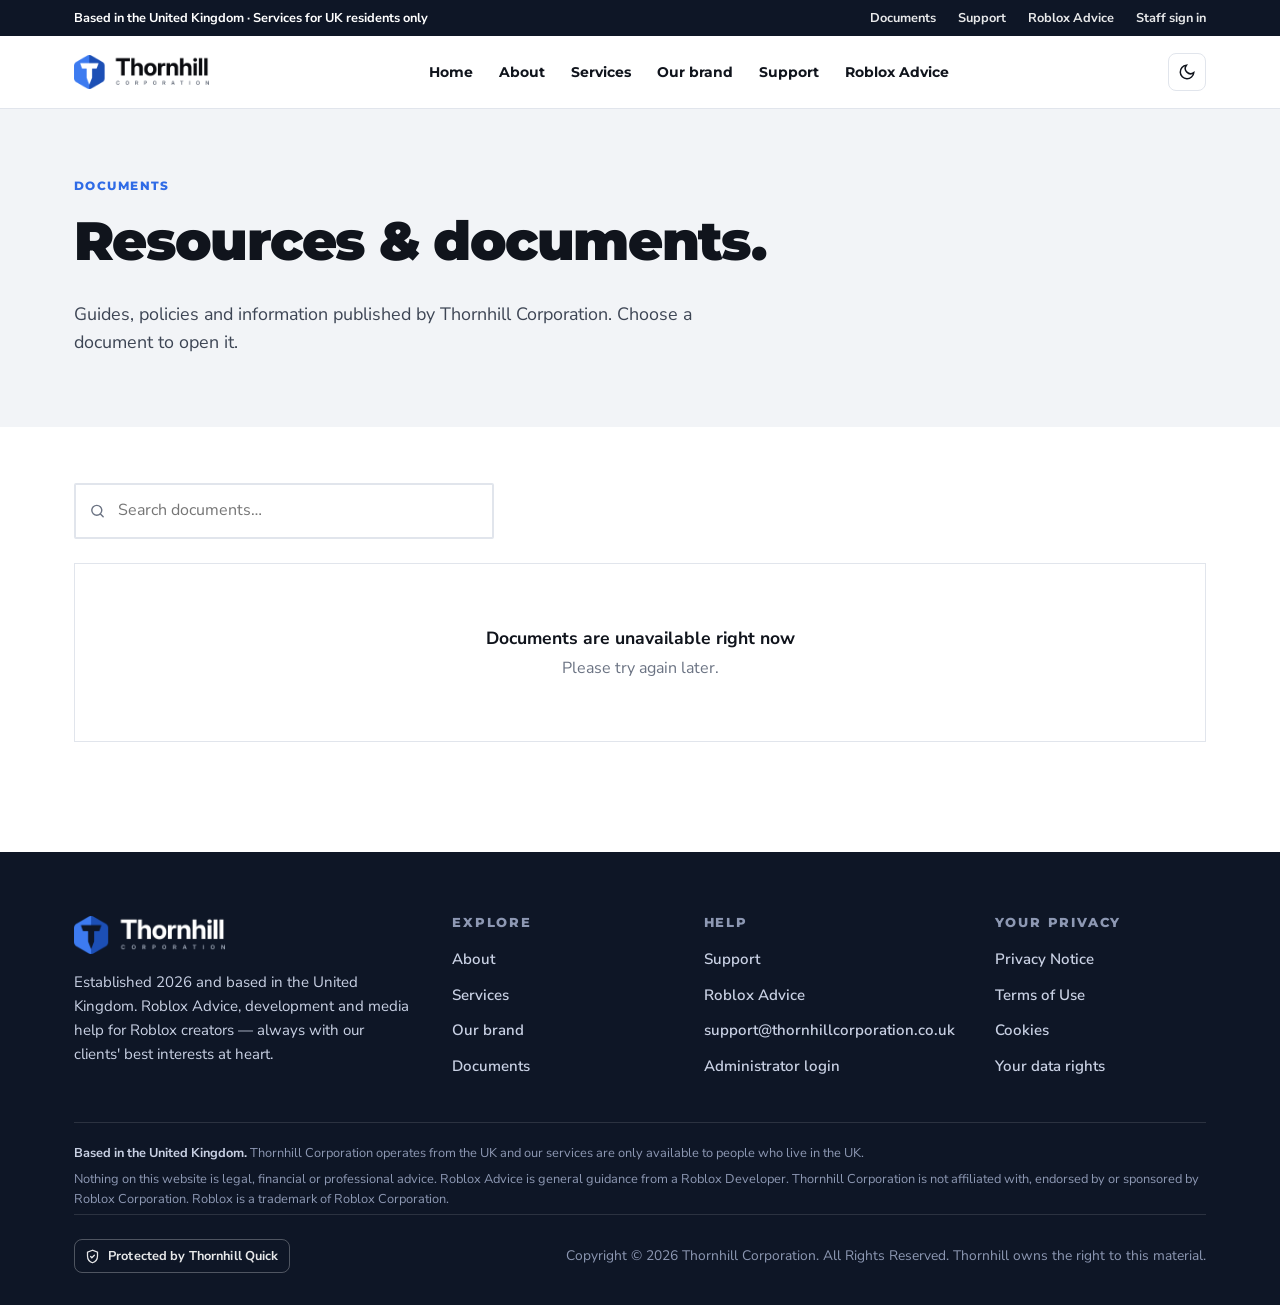
<file: documents.html>
<!DOCTYPE html>
<html lang="en-GB" data-theme="light">
<head>
  <meta charset="UTF-8">
  <meta name="referrer" content="strict-origin-when-cross-origin">
  <meta name="viewport" content="width=device-width, initial-scale=1.0">
  <title>Documents — Thornhill Corporation</title>
  <meta name="description" content="Documents and resources published by Thornhill Corporation.">
  <meta name="theme-color" content="#0a0b0d">
  <link rel="icon" type="image/png" href="assets/img/icon-dark-96.png">
  <link rel="apple-touch-icon" href="assets/img/apple-touch-icon.png">
  <script>
    (function () { try { var t = localStorage.getItem("thornhill.theme"); if (!t) t = matchMedia("(prefers-color-scheme: dark)").matches ? "dark" : "light"; document.documentElement.setAttribute("data-theme", t); } catch (e) {} })();
  </script>
  <link rel="preconnect" href="https://fonts.googleapis.com">
  <link rel="preconnect" href="https://fonts.gstatic.com" crossorigin>
  <link href="https://fonts.googleapis.com/css2?family=Montserrat:wght@600;700;800;900&family=Nunito+Sans:opsz,wght@6..12,400;6..12,600;6..12,700;6..12,800&display=swap" rel="stylesheet">
  <link rel="stylesheet" href="assets/css/styles.css?v=20261116a">
  <link rel="stylesheet" href="assets/css/viewer.css?v=20261116a">
</head>
<body>
  <a class="skip-link" href="#main">Skip to content</a>

  <div class="utilbar">
    <div class="container utilbar-inner">
      <span>Based in the United Kingdom · Services for UK residents only</span>
      <nav aria-label="Quick links">
        <a href="/documents">Documents</a>
        <a href="/support">Support</a>
        <a href="/roblox-advice">Roblox Advice</a>
        <a href="/admin-panel">Staff sign in</a>
      </nav>
    </div>
  </div>
  <header class="nav">
    <div class="container nav-inner">
      <a href="/" class="brand" aria-label="Thornhill Corporation home">
        <img class="logo-light brand-word" src="assets/img/brand/logo-dark-text.png" alt="Thornhill Corporation"><img class="logo-dark brand-word" src="assets/img/brand/logo-white-text.png" alt="Thornhill Corporation">
      </a>
      <nav aria-label="Main">
        <ul class="nav-links">
          <li><a href="/#home">Home</a></li>
          <li><a href="/#about">About</a></li>
          <li><a href="/#services">Services</a></li>
          <li><a href="/#gallery">Our brand</a></li>
          <li><a href="/support">Support</a></li>
          <li><a href="/roblox-advice">Roblox Advice</a></li>
        </ul>
      </nav>
      <div class="nav-actions">
        <button class="icon-btn theme-toggle" type="button" aria-label="Toggle dark mode">
          <svg class="moon" viewBox="0 0 24 24" fill="none" stroke="currentColor" stroke-width="2" stroke-linecap="round"><path d="M21 12.8A9 9 0 1 1 11.2 3a7 7 0 0 0 9.8 9.8z"/></svg>
          <svg class="sun" viewBox="0 0 24 24" fill="none" stroke="currentColor" stroke-width="2" stroke-linecap="round"><circle cx="12" cy="12" r="4"/><path d="M12 2v2M12 20v2M4.9 4.9l1.4 1.4M17.7 17.7l1.4 1.4M2 12h2M20 12h2M4.9 19.1l1.4-1.4M17.7 6.3l1.4-1.4"/></svg>
        </button>
        <button class="icon-btn menu-toggle" type="button" aria-label="Open menu" aria-expanded="false">
          <svg viewBox="0 0 24 24" fill="none" stroke="currentColor" stroke-width="2" stroke-linecap="round"><path d="M4 7h16M4 12h16M4 17h16"/></svg>
        </button>
      </div>
    </div>
  </header>

  <main id="main">
    <div class="page-head">
      <div class="container">
        <div class="eyebrow reveal">Documents</div>
        <h1 class="reveal d1">Resources &amp; documents.</h1>
        <p class="reveal d2">Guides, policies and information published by Thornhill Corporation. Choose a document to open it.</p>
      </div>
    </div>
    <div class="container">
      <div class="docs-tools">
        <div class="search field">
          <svg viewBox="0 0 24 24" fill="none" stroke="currentColor" stroke-width="2" stroke-linecap="round"><circle cx="11" cy="11" r="7"/><path d="m20 20-3.5-3.5"/></svg>
          <input id="pubSearch" type="search" placeholder="Search documents…" aria-label="Search documents">
        </div>
      </div>
      <div class="docs-list" id="pubDocs" aria-live="polite"><div class="empty-state"><strong>Loading documents…</strong></div></div>
    </div>
  </main>

  <footer class="footer">
    <div class="container">
      <div class="footer-grid">
        <div class="footer-about">
          <a href="/" class="brand"><img class="logo-light brand-word" src="assets/img/brand/logo-dark-text.png" alt="Thornhill Corporation"><img class="logo-dark brand-word" src="assets/img/brand/logo-white-text.png" alt="Thornhill Corporation"></a>
          <p>Established 2026 and based in the United Kingdom. Roblox Advice, development and media help for Roblox creators — always with our clients' best interests at heart.</p>
        </div>
        <div>
          <h4>Explore</h4>
          <ul>
            <li><a href="/#about">About</a></li>
            <li><a href="/#services">Services</a></li>
            <li><a href="/#gallery">Our brand</a></li>
            <li><a href="/documents">Documents</a></li>
          </ul>
        </div>
        <div>
          <h4>Help</h4>
          <ul>
            <li><a href="/support">Support</a></li>
            <li><a href="/roblox-advice">Roblox Advice</a></li>
            <li><a href="mailto:support@thornhill.example" data-support-email>support@thornhill.example</a></li>
            <li><a href="/admin-panel">Administrator login</a></li>
          </ul>
        </div>
        <div>
          <h4>Your privacy</h4>
          <ul>
            <li><a href="/privacy">Privacy Notice</a></li>
            <li><a href="/terms">Terms of Use</a></li>
            <li><a href="/privacy#cookies">Cookies</a></li>
            <li><a href="/privacy#rights">Your data rights</a></li>
          </ul>
        </div>
      </div>
      <div class="footer-notice">
        <p><strong>Based in the United Kingdom.</strong> Thornhill Corporation operates from the UK and our services are only available to people who live in the UK.</p>
        <p>Nothing on this website is legal, financial or professional advice. Roblox Advice is general guidance from a Roblox Developer. Thornhill Corporation is not affiliated with, endorsed by or sponsored by Roblox Corporation. Roblox is a trademark of Roblox Corporation.</p>
      </div>
      <div class="footer-bottom">
        <span class="tq-badge"><svg viewBox="0 0 24 24" fill="none" stroke="currentColor" stroke-width="2" stroke-linecap="round"><path d="M12 2 4 5v6c0 5 3.4 9.3 8 11 4.6-1.7 8-6 8-11V5z"/><path d="m9 12 2 2 4-4"/></svg>Protected by Thornhill Quick</span>
        <p>Copyright © 2026 Thornhill Corporation. All Rights Reserved. Thornhill owns the right to this material.</p>
      </div>
    </div>
  </footer>

  <script src="assets/js/config.js?v=20261116a"></script>
  <script src="assets/js/store.js?v=20261116a"></script>
  <script src="assets/js/main.js?v=20261116a"></script>
  <script>
  (function () {
    const list = document.getElementById("pubDocs");
    const esc = s => String(s == null ? "" : s).replace(/[&<>"']/g, c => ({ "&": "&amp;", "<": "&lt;", ">": "&gt;", '"': "&quot;", "'": "&#39;" }[c]));
    let docs = [];
    function render(q) {
      const rows = docs.filter(d => !q || (d.title + " " + (d.description || "")).toLowerCase().includes(q));
      if (!rows.length) {
        list.innerHTML = '<div class="empty-state"><strong>' + (docs.length ? "No matching documents" : "No documents published yet") + "</strong>" + (docs.length ? "Try a different search." : "Check back soon.") + "</div>";
        return;
      }
      list.innerHTML = rows.map(d => `
        <a class="pub-doc" href="${esc(window.ThornhillSites.hub())}/d/${esc(d.slug)}">
          <div class="ic ${d.kind === "pdf" ? "pdf" : "google"}">${d.kind === "pdf" ? "PDF" : '<svg viewBox="0 0 24 24" fill="none" stroke="currentColor" stroke-width="2" stroke-linecap="round"><path d="M14 2H6a2 2 0 0 0-2 2v16a2 2 0 0 0 2 2h12a2 2 0 0 0 2-2V8z"/><path d="M14 2v6h6M9 13h6M9 17h4"/></svg>'}</div>
          <h3>${esc(d.title)}</h3>
          ${d.description ? "<p>" + esc(d.description) + "</p>" : ""}
          <span class="go">Open document <svg viewBox="0 0 24 24" fill="none" stroke="currentColor" stroke-width="2.2" stroke-linecap="round"><path d="M5 12h14M13 6l6 6-6 6"/></svg></span>
        </a>`).join("");
    }
    document.getElementById("pubSearch").addEventListener("input", e => render(e.target.value.trim().toLowerCase()));
    window.ThornhillStore.listPublicDocuments()
      .then(d => { docs = d || []; render(""); })
      .catch(() => { list.innerHTML = '<div class="empty-state"><strong>Documents are unavailable right now</strong>Please try again later.</div>'; });
  })();
  </script>
</body>
</html>
</file>
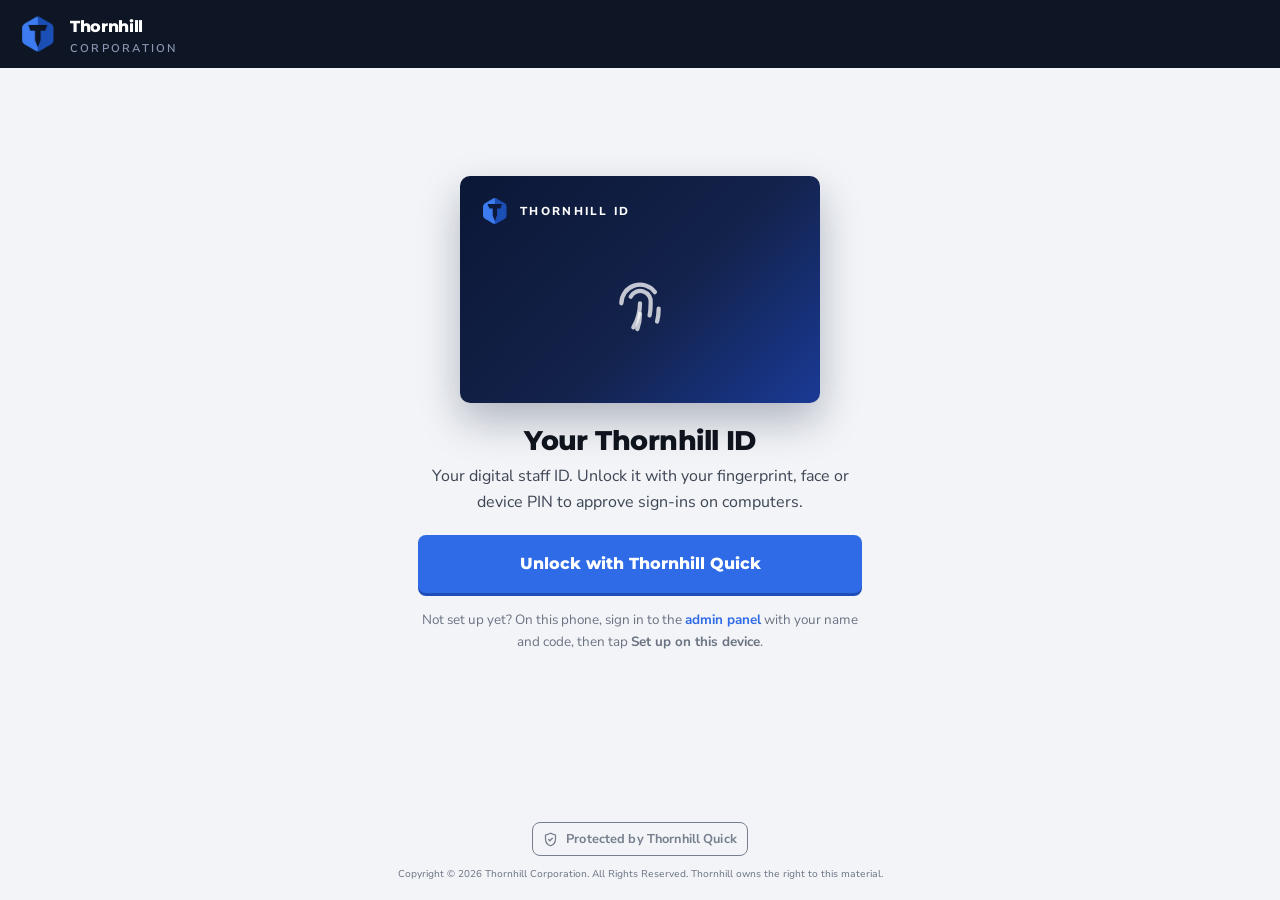
<file: id.html>
<!DOCTYPE html>
<html lang="en-GB" data-theme="light">
<head>
  <meta charset="UTF-8">
  <meta name="referrer" content="strict-origin-when-cross-origin">
  <meta name="viewport" content="width=device-width, initial-scale=1.0, viewport-fit=cover">
  <title>Thornhill ID</title>
  <meta name="robots" content="noindex, nofollow">
  <meta name="theme-color" content="#0b1736">
  <link rel="manifest" href="/assets/id.webmanifest">
  <meta name="apple-mobile-web-app-capable" content="yes">
  <meta name="apple-mobile-web-app-title" content="Thornhill ID">
  <meta name="apple-mobile-web-app-status-bar-style" content="black-translucent">
  <link rel="icon" type="image/png" href="/assets/img/icon-dark-96.png">
  <link rel="apple-touch-icon" href="/assets/img/apple-touch-icon.png">
  <script>
    (function () { try { var t = localStorage.getItem("thornhill.theme"); if (!t) t = matchMedia("(prefers-color-scheme: dark)").matches ? "dark" : "light"; document.documentElement.setAttribute("data-theme", t); } catch (e) {} })();
  </script>
  <link rel="preconnect" href="https://fonts.googleapis.com">
  <link rel="preconnect" href="https://fonts.gstatic.com" crossorigin>
  <link href="https://fonts.googleapis.com/css2?family=Montserrat:wght@600;700;800;900&family=Nunito+Sans:opsz,wght@6..12,400;6..12,600;6..12,700;6..12,800&display=swap" rel="stylesheet">
  <link rel="stylesheet" href="/assets/css/styles.css?v=20261116a">
  <link rel="stylesheet" href="/assets/css/id.css?v=20261116a">
</head>
<body class="id-page">
  <header class="id-top">
    <a href="/" class="brand"><img src="/assets/img/icon-dark-96.png" alt=""><div>Thornhill<small>Corporation</small></div></a>
    <button class="icon-btn" type="button" id="lockBtn" hidden aria-label="Lock Thornhill ID" title="Lock">
      <svg viewBox="0 0 24 24" fill="none" stroke="currentColor" stroke-width="2" stroke-linecap="round"><rect x="4" y="11" width="16" height="10" rx="1"/><path d="M8 11V7a4 4 0 0 1 8 0v4"/></svg>
    </button>
  </header>

  <main class="id-main">
    <!-- Locked -->
    <section class="id-locked" id="lockedView">
      <div class="id-card placeholder" aria-hidden="true">
        <div class="idc-head"><img src="/assets/img/icon-dark-96.png" alt=""><span>THORNHILL ID</span></div>
        <div class="idc-lock">
          <svg viewBox="0 0 24 24" fill="none" stroke="currentColor" stroke-width="1.6" stroke-linecap="round"><path d="M12 11c0 3.5-1 6.5-2.5 9"/><path d="M8.5 8.5A4 4 0 0 1 16 11c0 1.6-.1 3.1-.4 4.5"/><path d="M5 11a7 7 0 0 1 12.6-4.2"/><path d="M19 13c0 1.7-.2 3.3-.6 4.8"/><path d="M12 15c0 2-.4 3.9-1 5.6"/></svg>
        </div>
      </div>
      <h1>Your Thornhill ID</h1>
      <p>Your digital staff ID. Unlock it with your fingerprint, face or device PIN to approve sign-ins on computers.</p>
      <div class="form-error" id="idError" role="alert"></div>
      <button class="btn btn-primary btn-block id-unlock" type="button" id="unlockBtn">Unlock with Thornhill Quick</button>
      <p class="id-note" id="setupNote">Not set up yet? On this phone, sign in to the <a href="/admin-panel">admin panel</a> with your name and code, then tap <b>Set up on this device</b>.</p>
    </section>

    <!-- Unlocked -->
    <section id="openView" hidden>
      <div class="id-card" id="idCard">
        <div class="idc-head"><img src="/assets/img/icon-dark-96.png" alt=""><span>THORNHILL ID</span><span class="idc-live"><i></i>LIVE</span></div>
        <div class="idc-body">
          <div class="idc-avatar" id="idAvatar">JS</div>
          <div>
            <div class="idc-name" id="idName">—</div>
            <div class="idc-role" id="idRole">Administrator</div>
          </div>
        </div>
        <div class="idc-grid">
          <div><span>ID number</span><strong id="idNumber">—</strong></div>
          <div><span>Verified</span><strong id="idTime">—</strong></div>
        </div>
        <div class="idc-foot">Thornhill Corporation · Verified with Thornhill Quick</div>
        <div class="idc-shine" aria-hidden="true"></div>
      </div>

      <div class="id-panel" id="approvePanel">
        <h2>Approve a computer sign-in</h2>
        <p>Enter the code shown on the computer, or scan its QR code with your camera.</p>
        <form id="codeForm" class="code-form" autocomplete="off">
          <input id="codeInput" inputmode="text" autocapitalize="characters" spellcheck="false" maxlength="7" placeholder="ABC-123" aria-label="Sign-in code">
          <button class="btn btn-primary" type="submit">Continue</button>
        </form>
        <div class="form-error" id="approveError" role="alert"></div>
        <div class="confirm" id="confirmBox" hidden>
          <div class="confirm-ic"><svg viewBox="0 0 24 24" fill="none" stroke="currentColor" stroke-width="1.8" stroke-linecap="round"><rect x="3" y="4" width="18" height="12" rx="1"/><path d="M2 20h20"/></svg></div>
          <p>Sign in to Thornhill on <b id="cfComputer">a computer</b>?</p>
          <small id="cfWhen">Requested just now</small>
          <small class="warn">Only approve if you're signing in on that computer right now.</small>
          <div class="confirm-actions">
            <button class="btn btn-ghost" type="button" id="denyBtn">Deny</button>
            <button class="btn btn-primary" type="button" id="approveBtn">Approve</button>
          </div>
        </div>
        <div class="done" id="doneBox" hidden></div>
      </div>

      <div class="id-panel">
        <h2>Recent sign-ins</h2>
        <ul class="recent" id="recentList"></ul>
      </div>
      <p class="id-note">Your Thornhill ID locks itself after 3 minutes. <a href="#" id="installHint">Add to home screen</a></p>
    </section>
  </main>

  <footer class="id-footer">
    <span class="tq-badge"><svg viewBox="0 0 24 24" fill="none" stroke="currentColor" stroke-width="2" stroke-linecap="round"><path d="M12 2 4 5v6c0 5 3.4 9.3 8 11 4.6-1.7 8-6 8-11V5z"/><path d="m9 12 2 2 4-4"/></svg>Protected by Thornhill Quick</span>
    <small>Copyright © 2026 Thornhill Corporation. All Rights Reserved. Thornhill owns the right to this material.</small>
  </footer>

  <script src="/assets/js/config.js?v=20261116a"></script>
  <script src="/assets/js/store.js?v=20261116a"></script>
  <script src="/assets/js/main.js?v=20261116a"></script>
  <script src="/assets/js/id.js?v=20261116a"></script>
</body>
</html>
</file>
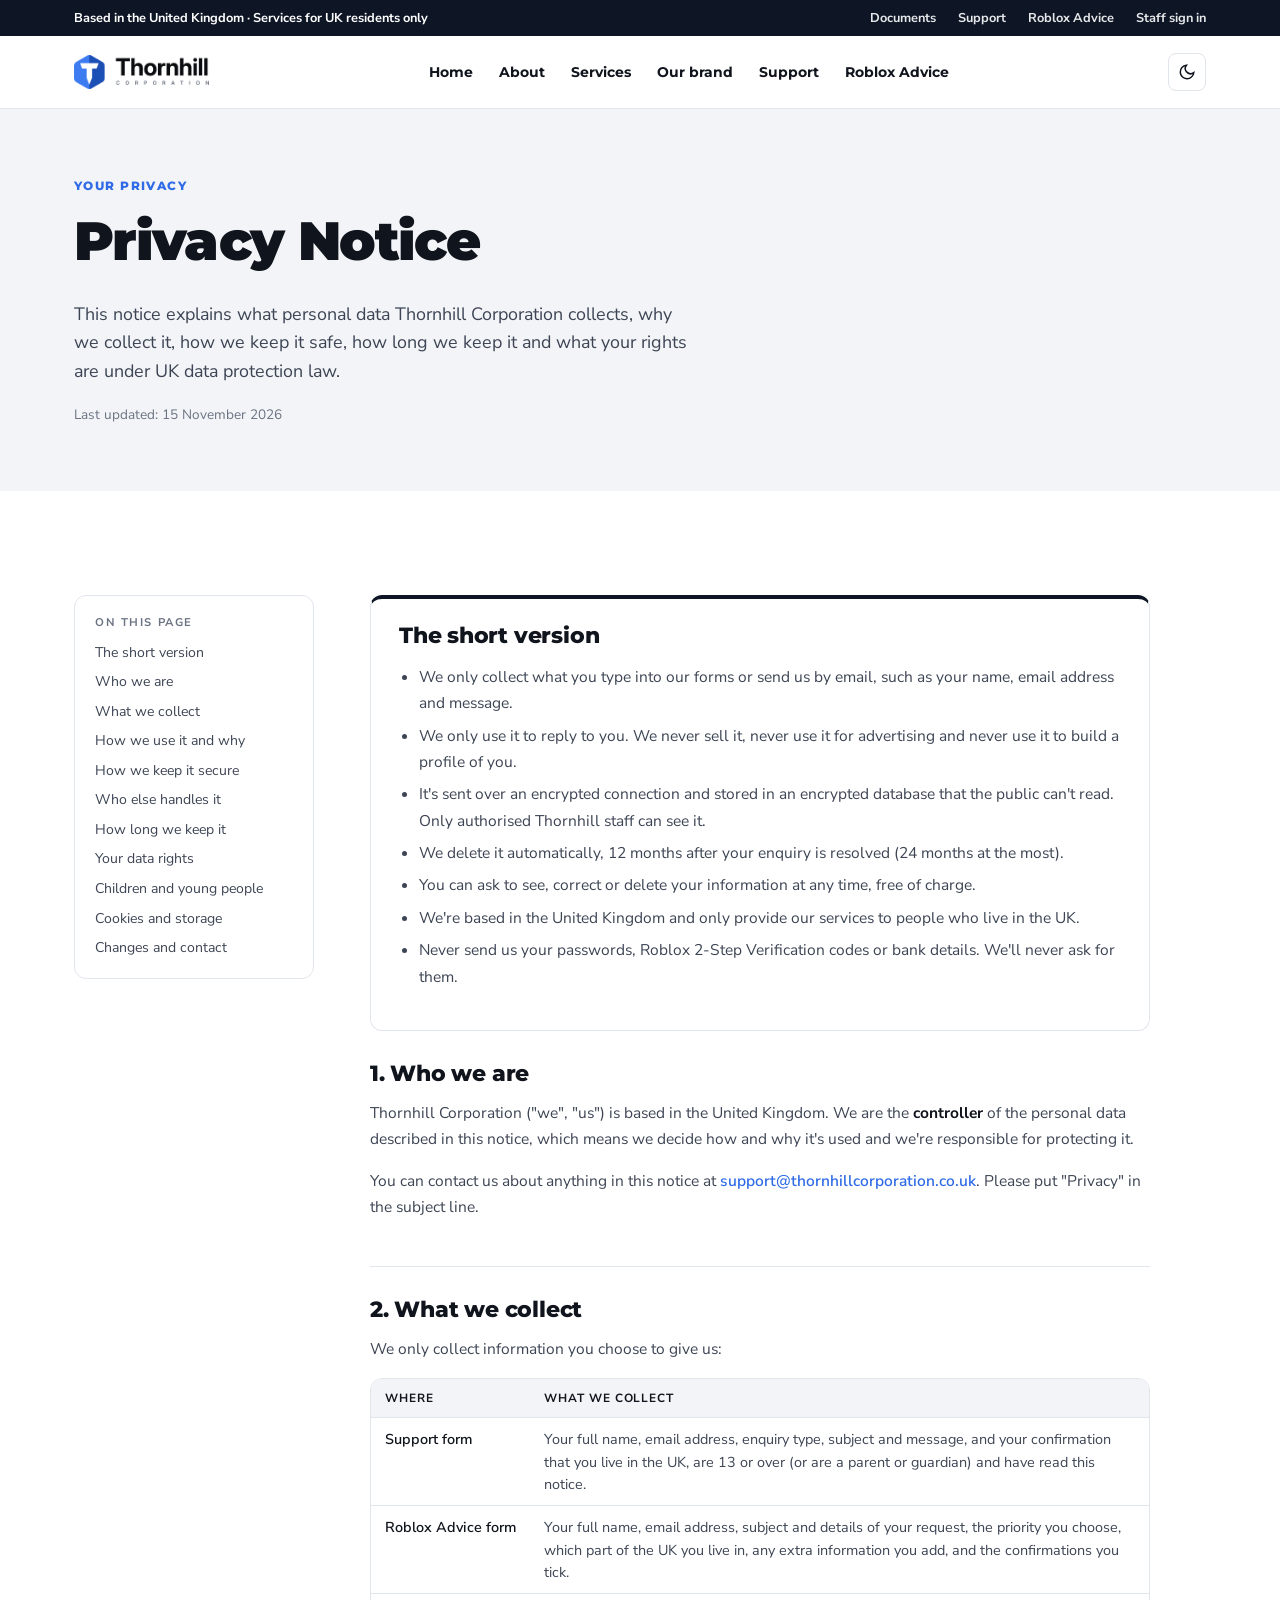
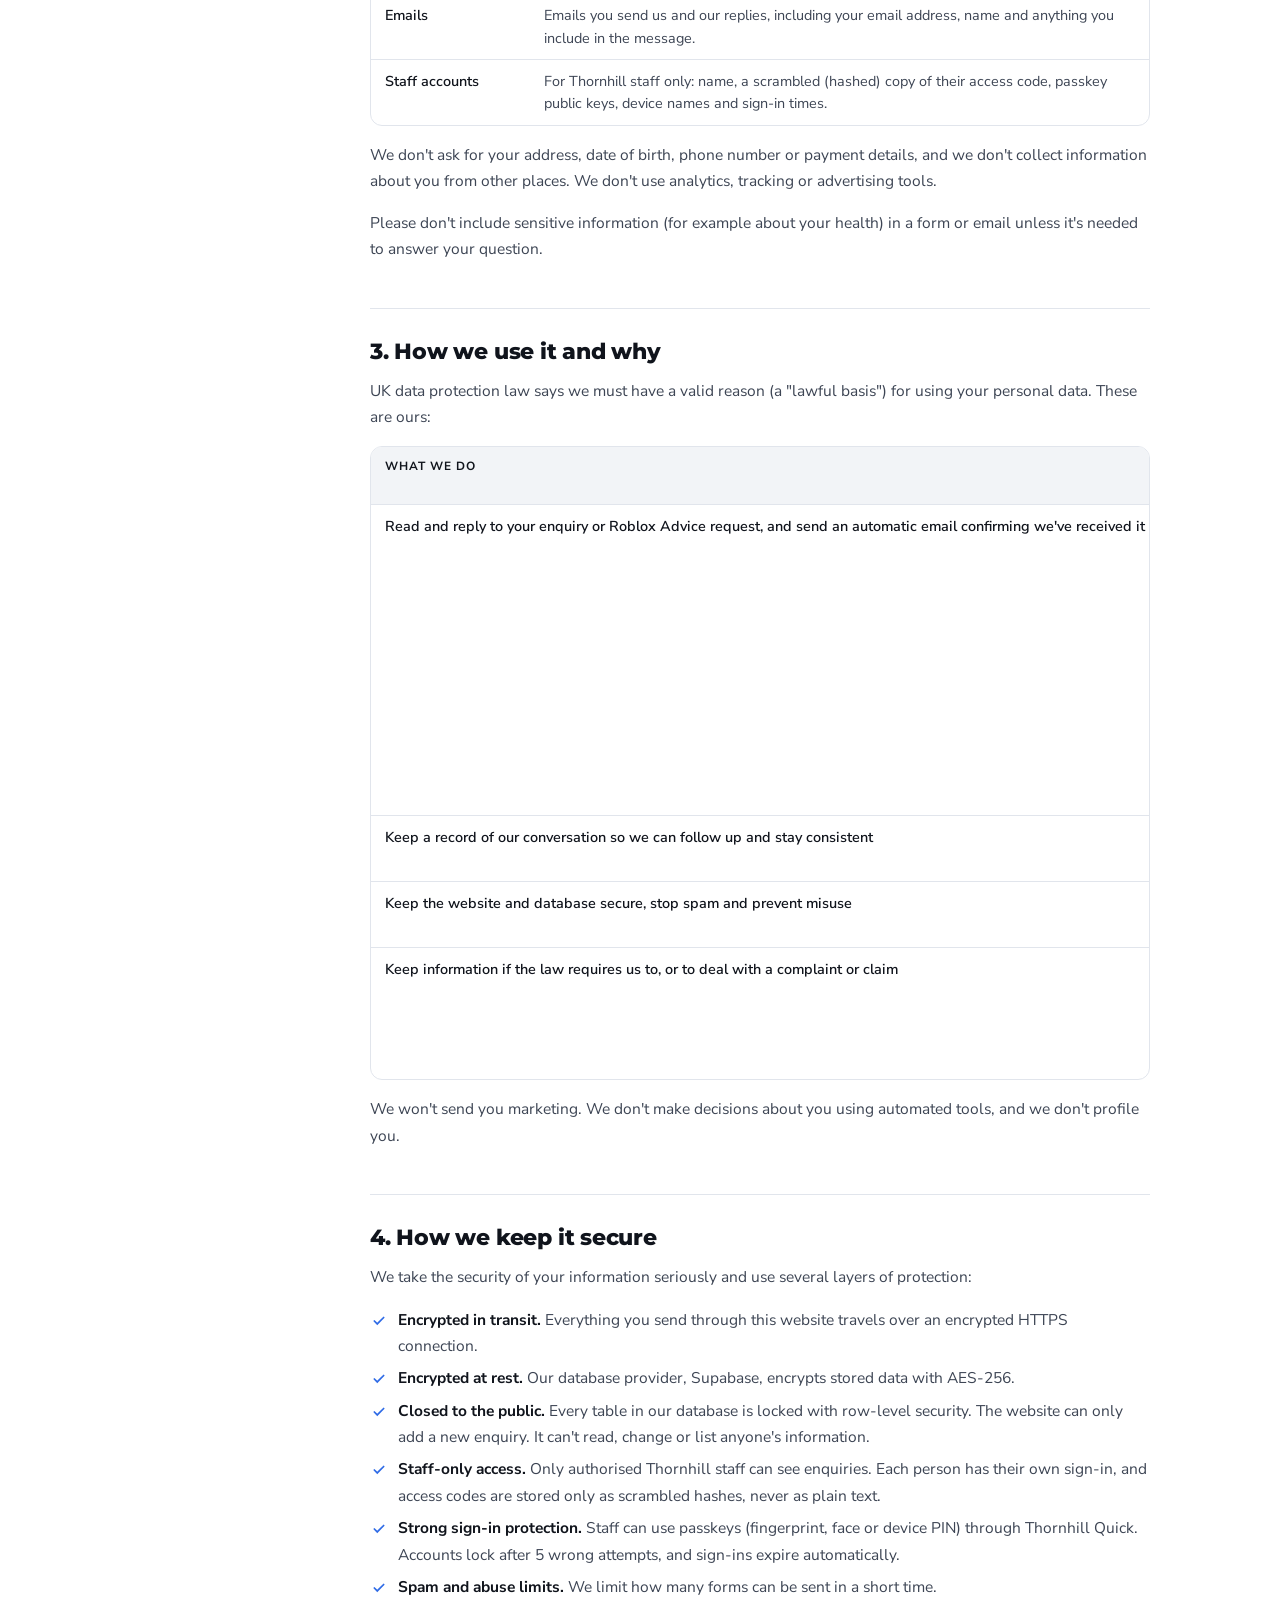
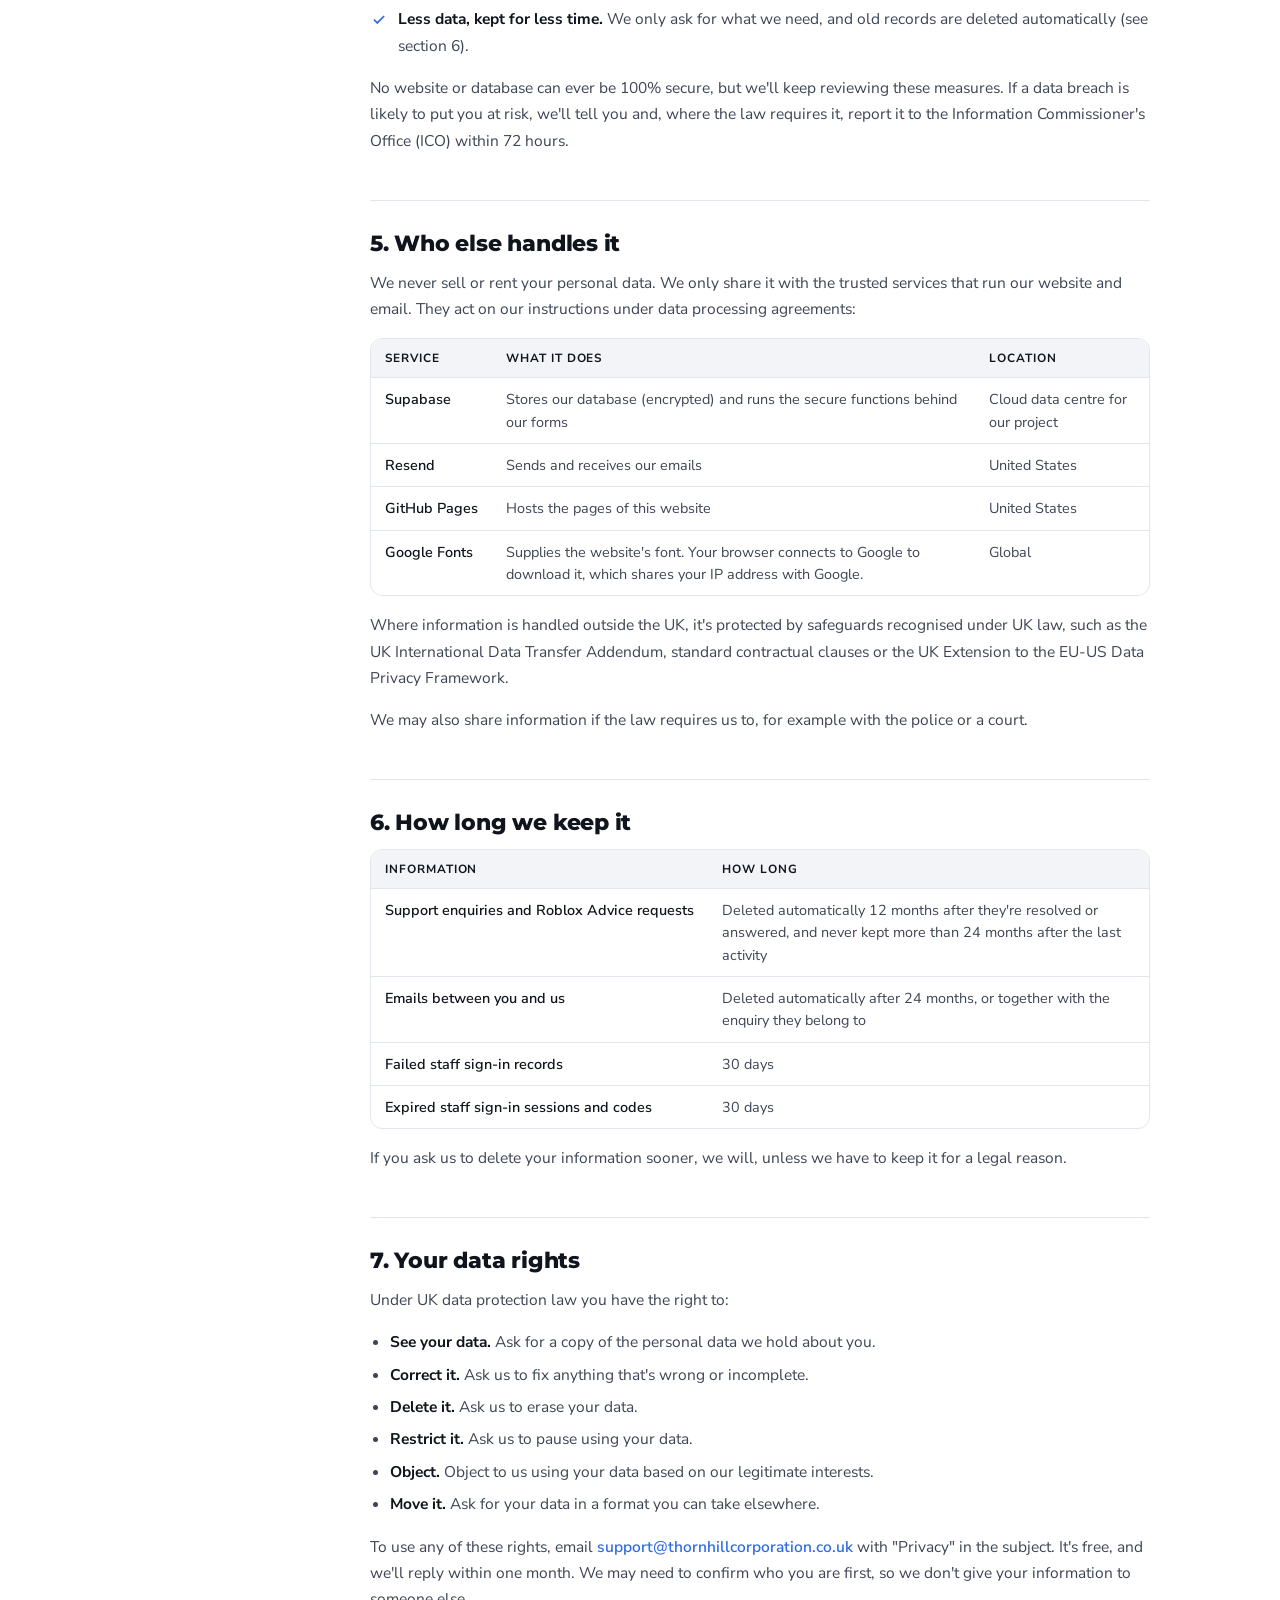
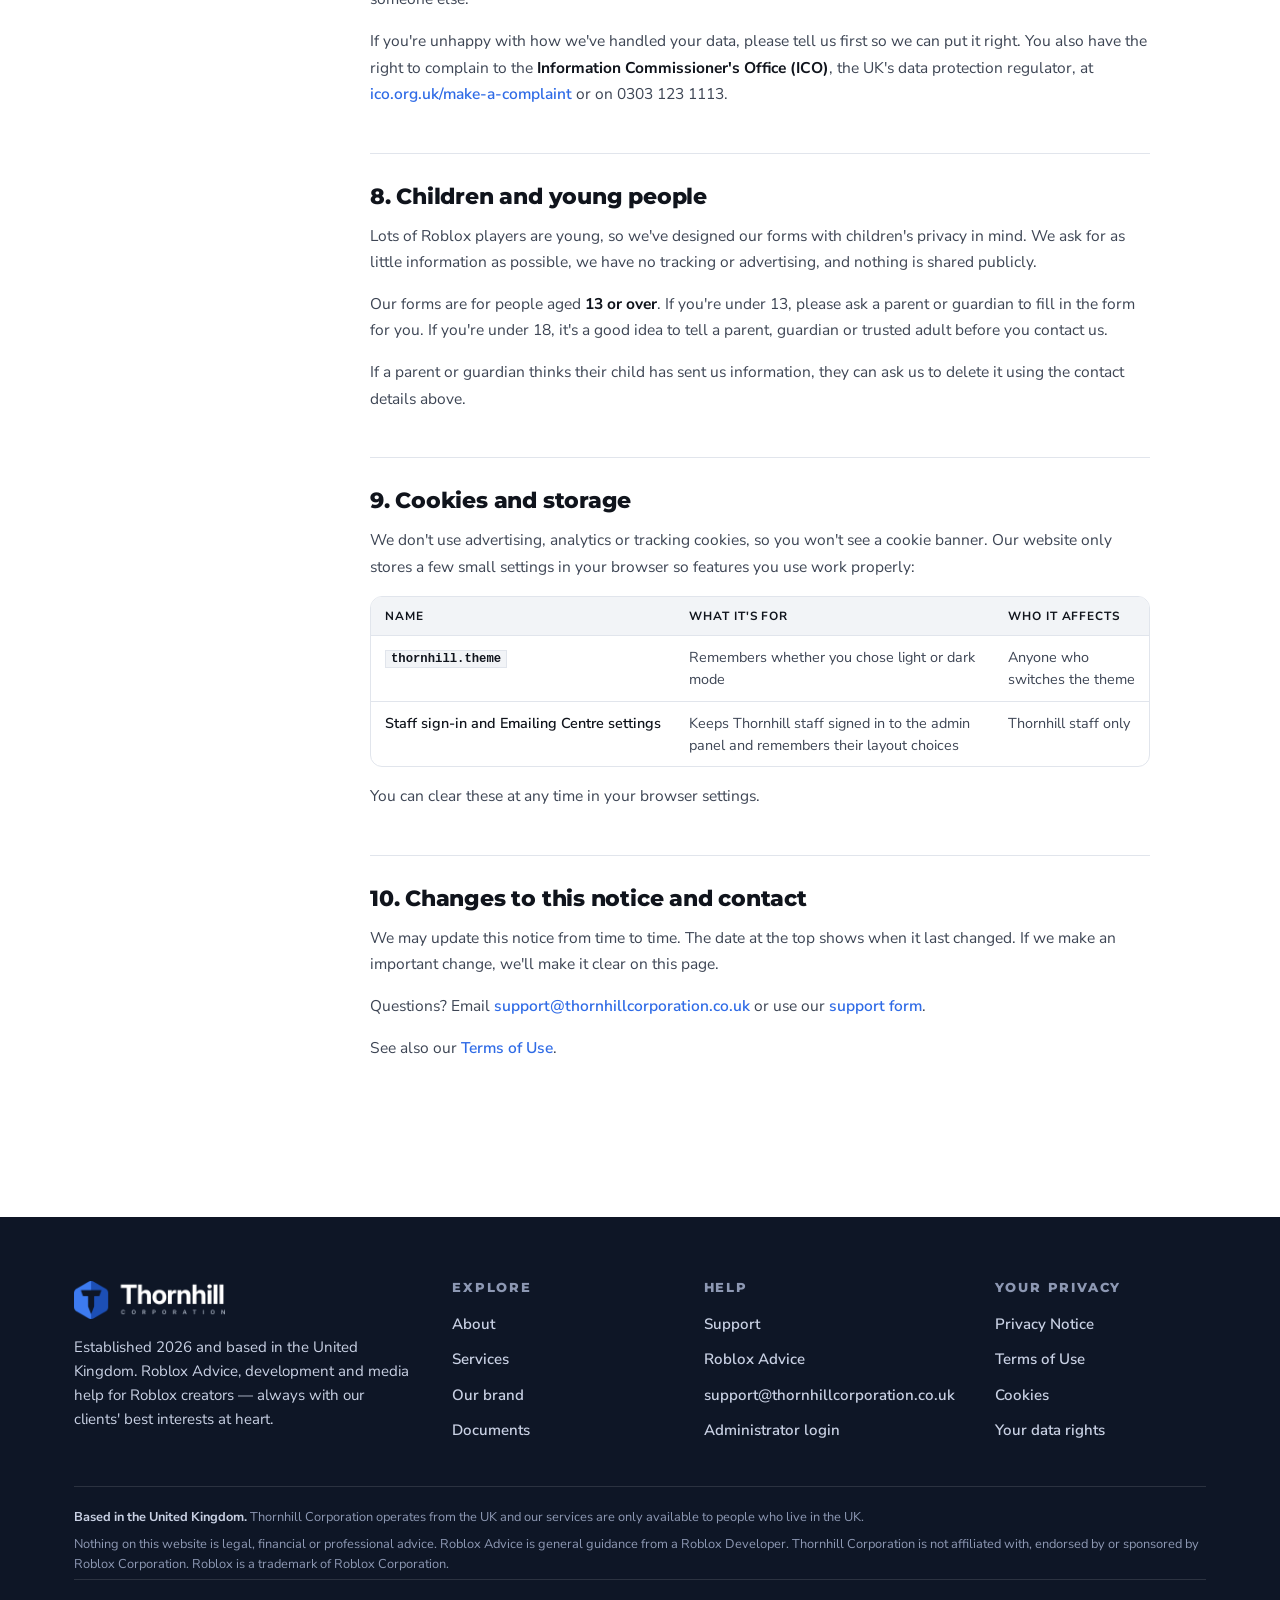
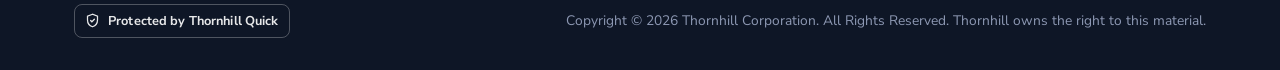
<file: privacy.html>
<!DOCTYPE html>
<html lang="en-GB" data-theme="light">
<head>
  <meta charset="UTF-8">
  <meta name="referrer" content="strict-origin-when-cross-origin">
  <meta name="viewport" content="width=device-width, initial-scale=1.0">
  <title>Privacy Notice — Thornhill Corporation</title>
  <meta name="description" content="How Thornhill Corporation collects, uses, protects and deletes your personal data under UK data protection law.">
  <meta name="theme-color" content="#0a0b0d">
  <link rel="icon" type="image/png" href="assets/img/icon-dark-96.png">
  <link rel="apple-touch-icon" href="assets/img/apple-touch-icon.png">
  <script>
    (function () { try { var t = localStorage.getItem("thornhill.theme"); if (!t) t = matchMedia("(prefers-color-scheme: dark)").matches ? "dark" : "light"; document.documentElement.setAttribute("data-theme", t); } catch (e) {} })();
  </script>
  <link rel="preconnect" href="https://fonts.googleapis.com">
  <link rel="preconnect" href="https://fonts.gstatic.com" crossorigin>
  <link href="https://fonts.googleapis.com/css2?family=Montserrat:wght@600;700;800;900&family=Nunito+Sans:opsz,wght@6..12,400;6..12,600;6..12,700;6..12,800&display=swap" rel="stylesheet">
  <link rel="stylesheet" href="assets/css/styles.css?v=20261116a">
  <link rel="stylesheet" href="assets/css/policy.css?v=20261116a">
</head>
<body>
  <a class="skip-link" href="#main">Skip to content</a>

  <div class="utilbar">
    <div class="container utilbar-inner">
      <span>Based in the United Kingdom · Services for UK residents only</span>
      <nav aria-label="Quick links">
        <a href="/documents">Documents</a>
        <a href="/support">Support</a>
        <a href="/roblox-advice">Roblox Advice</a>
        <a href="/admin-panel">Staff sign in</a>
      </nav>
    </div>
  </div>
  <header class="nav">
    <div class="container nav-inner">
      <a href="/" class="brand" aria-label="Thornhill Corporation home">
        <img class="logo-light brand-word" src="assets/img/brand/logo-dark-text.png" alt="Thornhill Corporation"><img class="logo-dark brand-word" src="assets/img/brand/logo-white-text.png" alt="Thornhill Corporation">
      </a>
      <nav aria-label="Main">
        <ul class="nav-links">
          <li><a href="/#home">Home</a></li>
          <li><a href="/#about">About</a></li>
          <li><a href="/#services">Services</a></li>
          <li><a href="/#gallery">Our brand</a></li>
          <li><a href="/support">Support</a></li>
          <li><a href="/roblox-advice">Roblox Advice</a></li>
        </ul>
      </nav>
      <div class="nav-actions">
        <button class="icon-btn theme-toggle" type="button" aria-label="Toggle dark mode">
          <svg class="moon" viewBox="0 0 24 24" fill="none" stroke="currentColor" stroke-width="2" stroke-linecap="round"><path d="M21 12.8A9 9 0 1 1 11.2 3a7 7 0 0 0 9.8 9.8z"/></svg>
          <svg class="sun" viewBox="0 0 24 24" fill="none" stroke="currentColor" stroke-width="2" stroke-linecap="round"><circle cx="12" cy="12" r="4"/><path d="M12 2v2M12 20v2M4.9 4.9l1.4 1.4M17.7 17.7l1.4 1.4M2 12h2M20 12h2M4.9 19.1l1.4-1.4M17.7 6.3l1.4-1.4"/></svg>
        </button>
        <button class="icon-btn menu-toggle" type="button" aria-label="Open menu" aria-expanded="false">
          <svg viewBox="0 0 24 24" fill="none" stroke="currentColor" stroke-width="2" stroke-linecap="round"><path d="M4 7h16M4 12h16M4 17h16"/></svg>
        </button>
      </div>
    </div>
  </header>

  <main id="main">
    <div class="page-head">
      <div class="container">
        <div class="eyebrow reveal">Your privacy</div>
        <h1 class="reveal d1">Privacy Notice</h1>
        <p class="reveal d2">This notice explains what personal data Thornhill Corporation collects, why we collect it, how we keep it safe, how long we keep it and what your rights are under UK data protection law.</p>
        <p class="policy-updated reveal d2">Last updated: 15 November 2026</p>
      </div>
    </div>

    <div class="container policy">
      <nav class="policy-toc" aria-label="On this page">
        <strong>On this page</strong>
        <ol>
          <li><a href="#summary">The short version</a></li>
          <li><a href="#who">Who we are</a></li>
          <li><a href="#collect">What we collect</a></li>
          <li><a href="#use">How we use it and why</a></li>
          <li><a href="#security">How we keep it secure</a></li>
          <li><a href="#sharing">Who else handles it</a></li>
          <li><a href="#retention">How long we keep it</a></li>
          <li><a href="#rights">Your data rights</a></li>
          <li><a href="#children">Children and young people</a></li>
          <li><a href="#cookies">Cookies and storage</a></li>
          <li><a href="#changes">Changes and contact</a></li>
        </ol>
      </nav>

      <article class="policy-body">
        <section id="summary" class="policy-summary">
          <h2>The short version</h2>
          <ul>
            <li>We only collect what you type into our forms or send us by email, such as your name, email address and message.</li>
            <li>We only use it to reply to you. We never sell it, never use it for advertising and never use it to build a profile of you.</li>
            <li>It's sent over an encrypted connection and stored in an encrypted database that the public can't read. Only authorised Thornhill staff can see it.</li>
            <li>We delete it automatically, 12 months after your enquiry is resolved (24 months at the most).</li>
            <li>You can ask to see, correct or delete your information at any time, free of charge.</li>
            <li>We're based in the United Kingdom and only provide our services to people who live in the UK.</li>
            <li>Never send us your passwords, Roblox 2-Step Verification codes or bank details. We'll never ask for them.</li>
          </ul>
        </section>

        <section id="who">
          <h2>1. Who we are</h2>
          <p>Thornhill Corporation ("we", "us") is based in the United Kingdom. We are the <strong>controller</strong> of the personal data described in this notice, which means we decide how and why it's used and we're responsible for protecting it.</p>
          <p>You can contact us about anything in this notice at <a href="mailto:support@thornhill.example" data-support-email>support@thornhill.example</a>. Please put "Privacy" in the subject line.</p>
        </section>

        <section id="collect">
          <h2>2. What we collect</h2>
          <p>We only collect information you choose to give us:</p>
          <div class="table-wrap">
            <table>
              <thead><tr><th>Where</th><th>What we collect</th></tr></thead>
              <tbody>
                <tr><td>Support form</td><td>Your full name, email address, enquiry type, subject and message, and your confirmation that you live in the UK, are 13 or over (or are a parent or guardian) and have read this notice.</td></tr>
                <tr><td>Roblox Advice form</td><td>Your full name, email address, subject and details of your request, the priority you choose, which part of the UK you live in, any extra information you add, and the confirmations you tick.</td></tr>
                <tr><td>Emails</td><td>Emails you send us and our replies, including your email address, name and anything you include in the message.</td></tr>
                <tr><td>Staff accounts</td><td>For Thornhill staff only: name, a scrambled (hashed) copy of their access code, passkey public keys, device names and sign-in times.</td></tr>
              </tbody>
            </table>
          </div>
          <p>We don't ask for your address, date of birth, phone number or payment details, and we don't collect information about you from other places. We don't use analytics, tracking or advertising tools.</p>
          <p>Please don't include sensitive information (for example about your health) in a form or email unless it's needed to answer your question.</p>
        </section>

        <section id="use">
          <h2>3. How we use it and why</h2>
          <p>UK data protection law says we must have a valid reason (a "lawful basis") for using your personal data. These are ours:</p>
          <div class="table-wrap">
            <table>
              <thead><tr><th>What we do</th><th>Lawful basis</th></tr></thead>
              <tbody>
                <tr><td>Read and reply to your enquiry or Roblox Advice request, and send an automatic email confirming we've received it</td><td>Our <strong>legitimate interests</strong> in answering people who contact us, and taking <strong>steps you've asked us to take</strong></td></tr>
                <tr><td>Keep a record of our conversation so we can follow up and stay consistent</td><td><strong>Legitimate interests</strong></td></tr>
                <tr><td>Keep the website and database secure, stop spam and prevent misuse</td><td><strong>Legitimate interests</strong></td></tr>
                <tr><td>Keep information if the law requires us to, or to deal with a complaint or claim</td><td><strong>Legal obligation</strong> or <strong>legitimate interests</strong></td></tr>
              </tbody>
            </table>
          </div>
          <p>We won't send you marketing. We don't make decisions about you using automated tools, and we don't profile you.</p>
        </section>

        <section id="security">
          <h2>4. How we keep it secure</h2>
          <p>We take the security of your information seriously and use several layers of protection:</p>
          <ul class="policy-checks">
            <li><strong>Encrypted in transit.</strong> Everything you send through this website travels over an encrypted HTTPS connection.</li>
            <li><strong>Encrypted at rest.</strong> Our database provider, Supabase, encrypts stored data with AES-256.</li>
            <li><strong>Closed to the public.</strong> Every table in our database is locked with row-level security. The website can only add a new enquiry. It can't read, change or list anyone's information.</li>
            <li><strong>Staff-only access.</strong> Only authorised Thornhill staff can see enquiries. Each person has their own sign-in, and access codes are stored only as scrambled hashes, never as plain text.</li>
            <li><strong>Strong sign-in protection.</strong> Staff can use passkeys (fingerprint, face or device PIN) through Thornhill Quick. Accounts lock after 5 wrong attempts, and sign-ins expire automatically.</li>
            <li><strong>Spam and abuse limits.</strong> We limit how many forms can be sent in a short time.</li>
            <li><strong>Less data, kept for less time.</strong> We only ask for what we need, and old records are deleted automatically (see section 6).</li>
          </ul>
          <p>No website or database can ever be 100% secure, but we'll keep reviewing these measures. If a data breach is likely to put you at risk, we'll tell you and, where the law requires it, report it to the Information Commissioner's Office (ICO) within 72 hours.</p>
        </section>

        <section id="sharing">
          <h2>5. Who else handles it</h2>
          <p>We never sell or rent your personal data. We only share it with the trusted services that run our website and email. They act on our instructions under data processing agreements:</p>
          <div class="table-wrap">
            <table>
              <thead><tr><th>Service</th><th>What it does</th><th>Location</th></tr></thead>
              <tbody>
                <tr><td>Supabase</td><td>Stores our database (encrypted) and runs the secure functions behind our forms</td><td>Cloud data centre for our project</td></tr>
                <tr><td>Resend</td><td>Sends and receives our emails</td><td>United States</td></tr>
                <tr><td>GitHub Pages</td><td>Hosts the pages of this website</td><td>United States</td></tr>
                <tr><td>Google Fonts</td><td>Supplies the website's font. Your browser connects to Google to download it, which shares your IP address with Google.</td><td>Global</td></tr>
              </tbody>
            </table>
          </div>
          <p>Where information is handled outside the UK, it's protected by safeguards recognised under UK law, such as the UK International Data Transfer Addendum, standard contractual clauses or the UK Extension to the EU-US Data Privacy Framework.</p>
          <p>We may also share information if the law requires us to, for example with the police or a court.</p>
        </section>

        <section id="retention">
          <h2>6. How long we keep it</h2>
          <div class="table-wrap">
            <table>
              <thead><tr><th>Information</th><th>How long</th></tr></thead>
              <tbody>
                <tr><td>Support enquiries and Roblox Advice requests</td><td>Deleted automatically 12 months after they're resolved or answered, and never kept more than 24 months after the last activity</td></tr>
                <tr><td>Emails between you and us</td><td>Deleted automatically after 24 months, or together with the enquiry they belong to</td></tr>
                <tr><td>Failed staff sign-in records</td><td>30 days</td></tr>
                <tr><td>Expired staff sign-in sessions and codes</td><td>30 days</td></tr>
              </tbody>
            </table>
          </div>
          <p>If you ask us to delete your information sooner, we will, unless we have to keep it for a legal reason.</p>
        </section>

        <section id="rights">
          <h2>7. Your data rights</h2>
          <p>Under UK data protection law you have the right to:</p>
          <ul>
            <li><strong>See your data.</strong> Ask for a copy of the personal data we hold about you.</li>
            <li><strong>Correct it.</strong> Ask us to fix anything that's wrong or incomplete.</li>
            <li><strong>Delete it.</strong> Ask us to erase your data.</li>
            <li><strong>Restrict it.</strong> Ask us to pause using your data.</li>
            <li><strong>Object.</strong> Object to us using your data based on our legitimate interests.</li>
            <li><strong>Move it.</strong> Ask for your data in a format you can take elsewhere.</li>
          </ul>
          <p>To use any of these rights, email <a href="mailto:support@thornhill.example" data-support-email>support@thornhill.example</a> with "Privacy" in the subject. It's free, and we'll reply within one month. We may need to confirm who you are first, so we don't give your information to someone else.</p>
          <p>If you're unhappy with how we've handled your data, please tell us first so we can put it right. You also have the right to complain to the <strong>Information Commissioner's Office (ICO)</strong>, the UK's data protection regulator, at <a href="https://ico.org.uk/make-a-complaint/" target="_blank" rel="noopener">ico.org.uk/make-a-complaint</a> or on 0303 123 1113.</p>
        </section>

        <section id="children">
          <h2>8. Children and young people</h2>
          <p>Lots of Roblox players are young, so we've designed our forms with children's privacy in mind. We ask for as little information as possible, we have no tracking or advertising, and nothing is shared publicly.</p>
          <p>Our forms are for people aged <strong>13 or over</strong>. If you're under 13, please ask a parent or guardian to fill in the form for you. If you're under 18, it's a good idea to tell a parent, guardian or trusted adult before you contact us.</p>
          <p>If a parent or guardian thinks their child has sent us information, they can ask us to delete it using the contact details above.</p>
        </section>

        <section id="cookies">
          <h2>9. Cookies and storage</h2>
          <p>We don't use advertising, analytics or tracking cookies, so you won't see a cookie banner. Our website only stores a few small settings in your browser so features you use work properly:</p>
          <div class="table-wrap">
            <table>
              <thead><tr><th>Name</th><th>What it's for</th><th>Who it affects</th></tr></thead>
              <tbody>
                <tr><td><code>thornhill.theme</code></td><td>Remembers whether you chose light or dark mode</td><td>Anyone who switches the theme</td></tr>
                <tr><td>Staff sign-in and Emailing Centre settings</td><td>Keeps Thornhill staff signed in to the admin panel and remembers their layout choices</td><td>Thornhill staff only</td></tr>
              </tbody>
            </table>
          </div>
          <p>You can clear these at any time in your browser settings.</p>
        </section>

        <section id="changes">
          <h2>10. Changes to this notice and contact</h2>
          <p>We may update this notice from time to time. The date at the top shows when it last changed. If we make an important change, we'll make it clear on this page.</p>
          <p>Questions? Email <a href="mailto:support@thornhill.example" data-support-email>support@thornhill.example</a> or use our <a href="/support">support form</a>.</p>
          <p>See also our <a href="/terms">Terms of Use</a>.</p>
        </section>
      </article>
    </div>
  </main>

  <footer class="footer">
    <div class="container">
      <div class="footer-grid">
        <div class="footer-about">
          <a href="/" class="brand"><img class="logo-light brand-word" src="assets/img/brand/logo-dark-text.png" alt="Thornhill Corporation"><img class="logo-dark brand-word" src="assets/img/brand/logo-white-text.png" alt="Thornhill Corporation"></a>
          <p>Established 2026 and based in the United Kingdom. Roblox Advice, development and media help for Roblox creators — always with our clients' best interests at heart.</p>
        </div>
        <div>
          <h4>Explore</h4>
          <ul>
            <li><a href="/#about">About</a></li>
            <li><a href="/#services">Services</a></li>
            <li><a href="/#gallery">Our brand</a></li>
            <li><a href="/documents">Documents</a></li>
          </ul>
        </div>
        <div>
          <h4>Help</h4>
          <ul>
            <li><a href="/support">Support</a></li>
            <li><a href="/roblox-advice">Roblox Advice</a></li>
            <li><a href="mailto:support@thornhill.example" data-support-email>support@thornhill.example</a></li>
            <li><a href="/admin-panel">Administrator login</a></li>
          </ul>
        </div>
        <div>
          <h4>Your privacy</h4>
          <ul>
            <li><a href="/privacy">Privacy Notice</a></li>
            <li><a href="/terms">Terms of Use</a></li>
            <li><a href="/privacy#cookies">Cookies</a></li>
            <li><a href="/privacy#rights">Your data rights</a></li>
          </ul>
        </div>
      </div>
      <div class="footer-notice">
        <p><strong>Based in the United Kingdom.</strong> Thornhill Corporation operates from the UK and our services are only available to people who live in the UK.</p>
        <p>Nothing on this website is legal, financial or professional advice. Roblox Advice is general guidance from a Roblox Developer. Thornhill Corporation is not affiliated with, endorsed by or sponsored by Roblox Corporation. Roblox is a trademark of Roblox Corporation.</p>
      </div>
      <div class="footer-bottom">
        <span class="tq-badge"><svg viewBox="0 0 24 24" fill="none" stroke="currentColor" stroke-width="2" stroke-linecap="round"><path d="M12 2 4 5v6c0 5 3.4 9.3 8 11 4.6-1.7 8-6 8-11V5z"/><path d="m9 12 2 2 4-4"/></svg>Protected by Thornhill Quick</span>
        <p>Copyright © 2026 Thornhill Corporation. All Rights Reserved. Thornhill owns the right to this material.</p>
      </div>
    </div>
  </footer>

  <script src="assets/js/config.js?v=20261116a"></script>
  <script src="assets/js/store.js?v=20261116a"></script>
  <script src="assets/js/main.js?v=20261116a"></script>
  
</body>
</html>
</file>
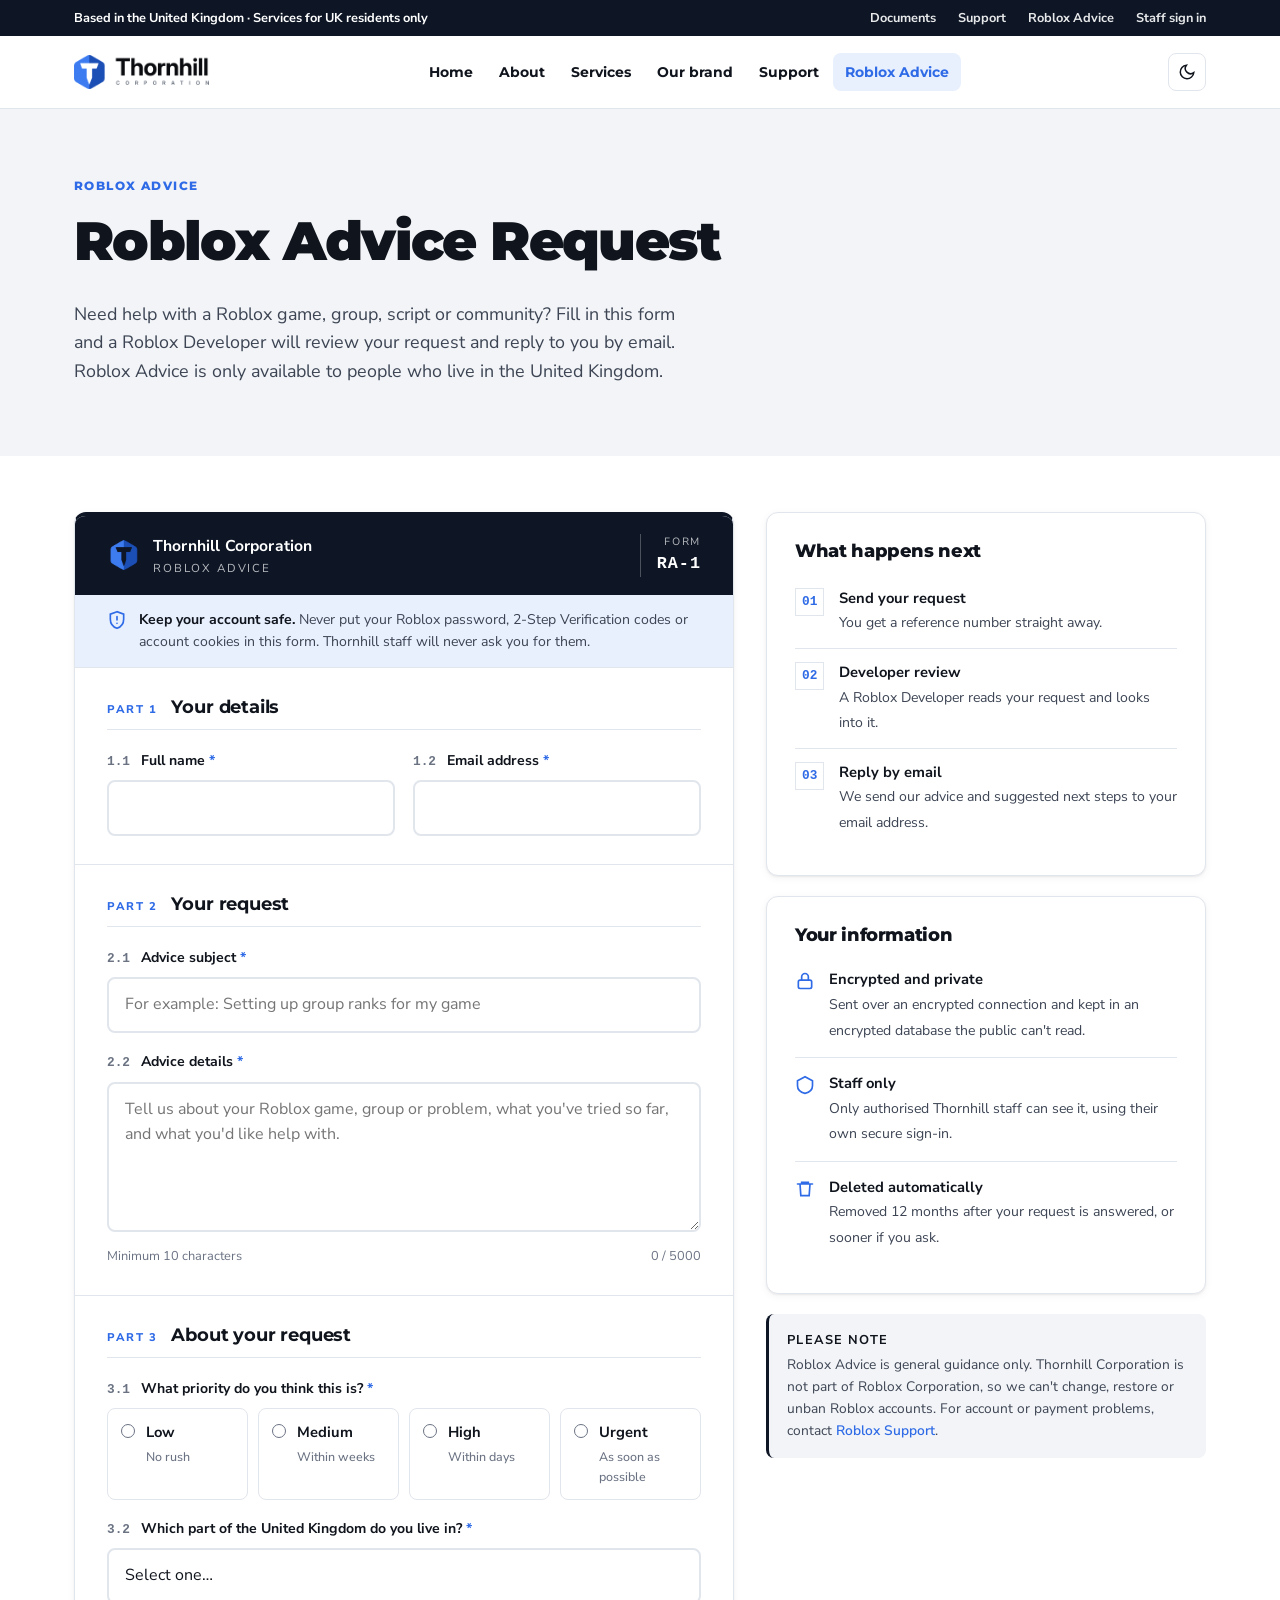
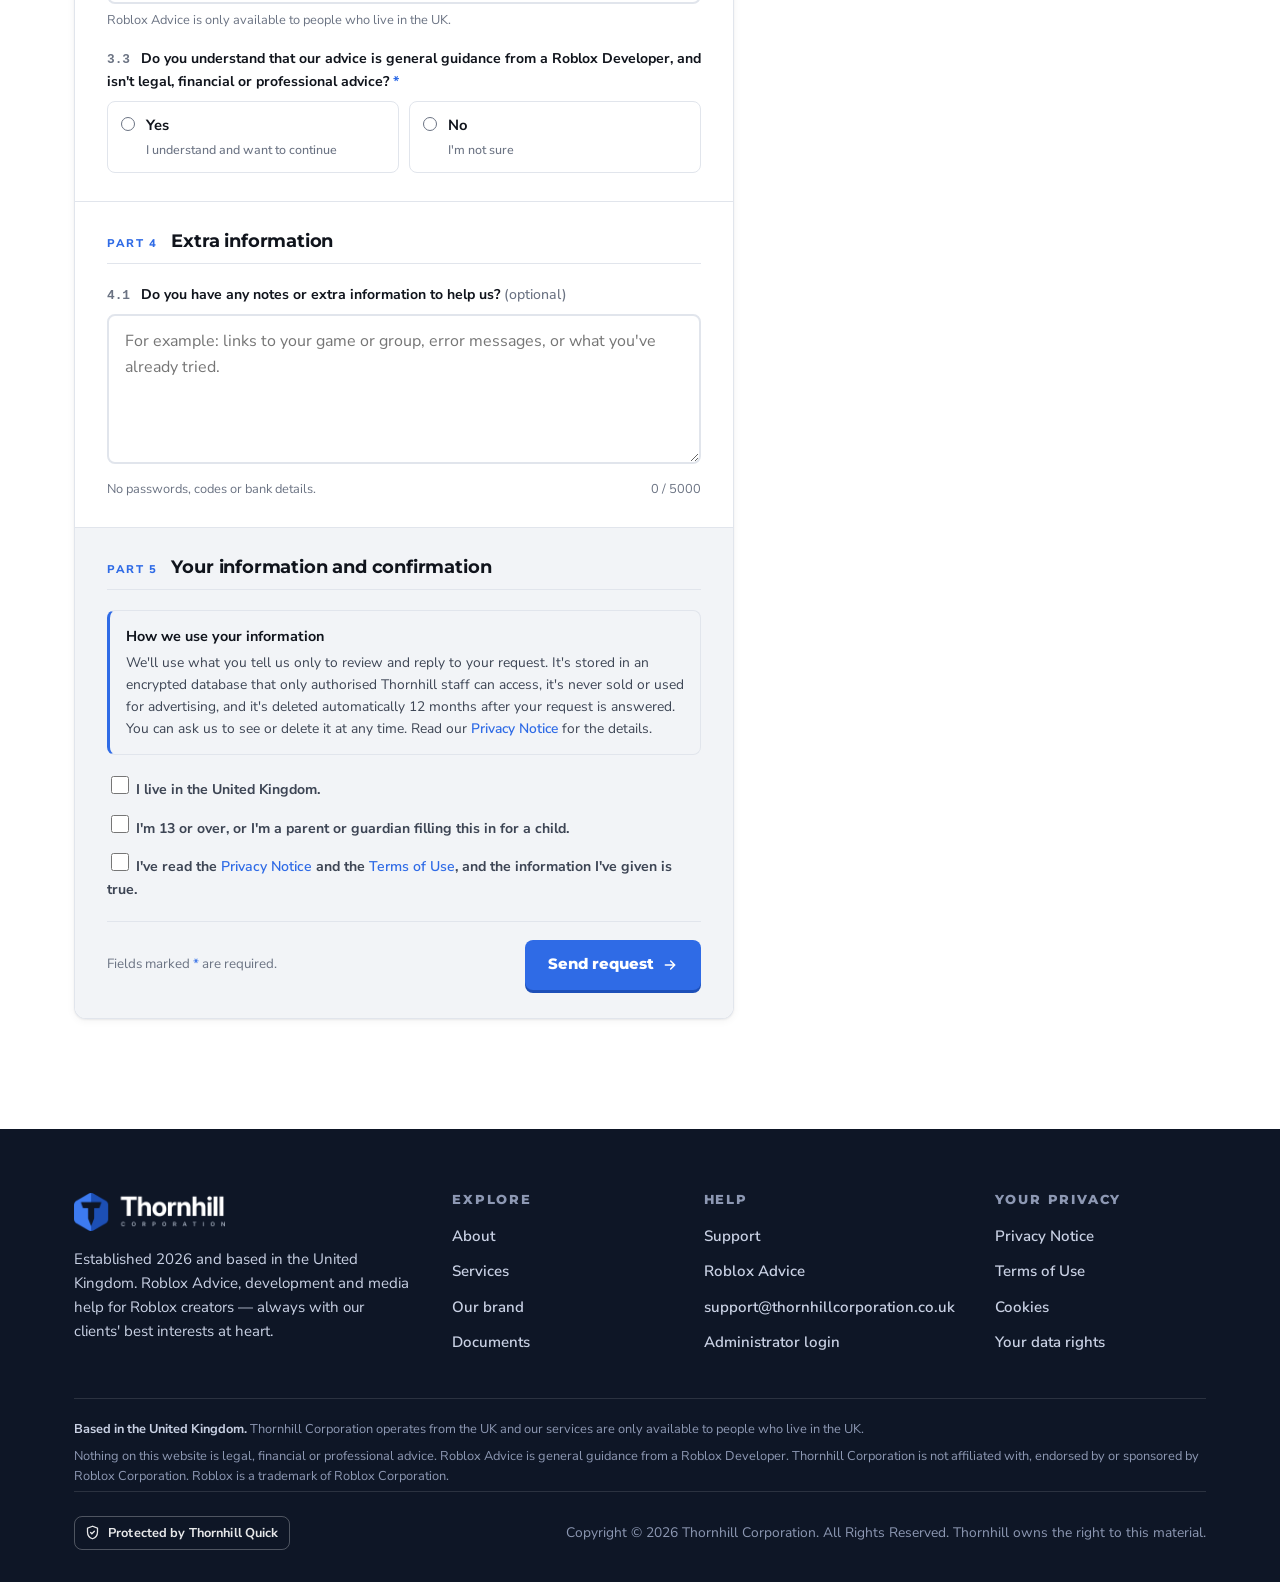
<file: roblox-advice.html>
<!DOCTYPE html>
<html lang="en-GB" data-theme="light">
<head>
  <meta charset="UTF-8">
  <meta name="referrer" content="strict-origin-when-cross-origin">
  <meta name="viewport" content="width=device-width, initial-scale=1.0">
  <title>Roblox Advice — Thornhill Corporation</title>
  <meta name="description" content="Request Roblox Advice from Thornhill Corporation. A Roblox Developer will review your request and reply by email. Available to UK residents only.">
  <meta name="theme-color" content="#0a0b0d">
  <link rel="icon" type="image/png" href="assets/img/icon-dark-96.png">
  <link rel="apple-touch-icon" href="assets/img/apple-touch-icon.png">
  <script>
    (function () { try { var t = localStorage.getItem("thornhill.theme"); if (!t) t = matchMedia("(prefers-color-scheme: dark)").matches ? "dark" : "light"; document.documentElement.setAttribute("data-theme", t); } catch (e) {} })();
  </script>
  <link rel="preconnect" href="https://fonts.googleapis.com">
  <link rel="preconnect" href="https://fonts.gstatic.com" crossorigin>
  <link href="https://fonts.googleapis.com/css2?family=Montserrat:wght@600;700;800;900&family=Nunito+Sans:opsz,wght@6..12,400;6..12,600;6..12,700;6..12,800&display=swap" rel="stylesheet">
  <link rel="stylesheet" href="assets/css/styles.css?v=20261116a">
  <link rel="stylesheet" href="assets/css/advice.css?v=20261116a">
</head>
<body>
  <a class="skip-link" href="#main">Skip to content</a>

  <div class="utilbar">
    <div class="container utilbar-inner">
      <span>Based in the United Kingdom · Services for UK residents only</span>
      <nav aria-label="Quick links">
        <a href="/documents">Documents</a>
        <a href="/support">Support</a>
        <a href="/roblox-advice">Roblox Advice</a>
        <a href="/admin-panel">Staff sign in</a>
      </nav>
    </div>
  </div>
  <header class="nav">
    <div class="container nav-inner">
      <a href="/" class="brand" aria-label="Thornhill Corporation home">
        <img class="logo-light brand-word" src="assets/img/brand/logo-dark-text.png" alt="Thornhill Corporation"><img class="logo-dark brand-word" src="assets/img/brand/logo-white-text.png" alt="Thornhill Corporation">
      </a>
      <nav aria-label="Main">
        <ul class="nav-links">
          <li><a href="/#home">Home</a></li>
          <li><a href="/#about">About</a></li>
          <li><a href="/#services">Services</a></li>
          <li><a href="/#gallery">Our brand</a></li>
          <li><a href="/support">Support</a></li>
          <li><a href="/roblox-advice" class="active" aria-current="page">Roblox Advice</a></li>
        </ul>
      </nav>
      <div class="nav-actions">
        <button class="icon-btn theme-toggle" type="button" aria-label="Toggle dark mode">
          <svg class="moon" viewBox="0 0 24 24" fill="none" stroke="currentColor" stroke-width="2" stroke-linecap="round"><path d="M21 12.8A9 9 0 1 1 11.2 3a7 7 0 0 0 9.8 9.8z"/></svg>
          <svg class="sun" viewBox="0 0 24 24" fill="none" stroke="currentColor" stroke-width="2" stroke-linecap="round"><circle cx="12" cy="12" r="4"/><path d="M12 2v2M12 20v2M4.9 4.9l1.4 1.4M17.7 17.7l1.4 1.4M2 12h2M20 12h2M4.9 19.1l1.4-1.4M17.7 6.3l1.4-1.4"/></svg>
        </button>
        <button class="icon-btn menu-toggle" type="button" aria-label="Open menu" aria-expanded="false">
          <svg viewBox="0 0 24 24" fill="none" stroke="currentColor" stroke-width="2" stroke-linecap="round"><path d="M4 7h16M4 12h16M4 17h16"/></svg>
        </button>
      </div>
    </div>
  </header>

  <main id="main">
    <div class="page-head">
      <div class="container">
        <div class="eyebrow reveal">Roblox Advice</div>
        <h1 class="reveal d1">Roblox Advice Request</h1>
        <p class="reveal d2">Need help with a Roblox game, group, script or community? Fill in this form and a Roblox Developer will review your request and reply to you by email. Roblox Advice is only available to people who live in the United Kingdom.</p>
      </div>
    </div>

    <div class="container form-layout">
      <div class="lf-sheet reveal">
        <div class="lf-top">
          <div class="lf-org"><img src="assets/img/icon-dark-96.png" alt=""><div><strong>Thornhill Corporation</strong><span>Roblox Advice</span></div></div>
          <div class="lf-code"><span>Form</span><strong>RA-1</strong></div>
        </div>

        <div class="lf-safety" role="note">
          <svg viewBox="0 0 24 24" fill="none" stroke="currentColor" stroke-width="2" stroke-linecap="round"><path d="M12 2 4 5v6c0 5 3.4 9.3 8 11 4.6-1.7 8-6 8-11V5z"/><path d="M12 8v4M12 16h.01"/></svg>
          <div><strong>Keep your account safe.</strong> Never put your Roblox password, 2-Step Verification codes or account cookies in this form. Thornhill staff will never ask you for them.</div>
        </div>

        <form id="adviceForm" novalidate>
          <section class="lf-part">
            <div class="lf-part-head"><span class="lf-num">Part 1</span><h2>Your details</h2></div>
            <div class="form-grid">
              <div class="field">
                <label for="fullName"><span class="lf-q">1.1</span> Full name <span class="req">*</span></label>
                <input id="fullName" name="fullName" type="text" autocomplete="name" maxlength="120" required>
                <div class="error">Please enter your full name.</div>
              </div>
              <div class="field">
                <label for="email"><span class="lf-q">1.2</span> Email address <span class="req">*</span></label>
                <input id="email" name="email" type="email" autocomplete="email" maxlength="200" required>
                <div class="error">Please enter a valid email address.</div>
              </div>
            </div>
          </section>

          <section class="lf-part">
            <div class="lf-part-head"><span class="lf-num">Part 2</span><h2>Your request</h2></div>
            <div class="form-grid">
              <div class="field full">
                <label for="subject"><span class="lf-q">2.1</span> Advice subject <span class="req">*</span></label>
                <input id="subject" name="subject" type="text" maxlength="200" required placeholder="For example: Setting up group ranks for my game">
                <div class="error">Please give your request a subject.</div>
              </div>
              <div class="field full">
                <label for="details"><span class="lf-q">2.2</span> Advice details <span class="req">*</span></label>
                <textarea id="details" name="details" maxlength="5000" required placeholder="Tell us about your Roblox game, group or problem, what you've tried so far, and what you'd like help with."></textarea>
                <div class="hint"><span>Minimum 10 characters</span><span id="detailsCount">0 / 5000</span></div>
                <div class="error">Please describe what you need advice with (at least 10 characters).</div>
              </div>
            </div>
          </section>

          <section class="lf-part">
            <div class="lf-part-head"><span class="lf-num">Part 3</span><h2>About your request</h2></div>
            <div class="form-grid">
              <div class="field full">
                <label id="priorityLabel"><span class="lf-q">3.1</span> What priority do you think this is? <span class="req">*</span></label>
                <div class="lf-options four" role="radiogroup" aria-labelledby="priorityLabel">
                  <label class="lf-opt"><input type="radio" name="priority" value="Low"><span><strong>Low</strong><small>No rush</small></span></label>
                  <label class="lf-opt"><input type="radio" name="priority" value="Medium"><span><strong>Medium</strong><small>Within weeks</small></span></label>
                  <label class="lf-opt"><input type="radio" name="priority" value="High"><span><strong>High</strong><small>Within days</small></span></label>
                  <label class="lf-opt"><input type="radio" name="priority" value="Urgent"><span><strong>Urgent</strong><small>As soon as possible</small></span></label>
                </div>
                <div class="error">Please choose a priority.</div>
              </div>
              <div class="field full">
                <label for="region"><span class="lf-q">3.2</span> Which part of the United Kingdom do you live in? <span class="req">*</span></label>
                <select id="region" name="region" required>
                  <option value="">Select one…</option>
                  <option>England</option>
                  <option>Wales</option>
                  <option>Scotland</option>
                  <option>Northern Ireland</option>
                </select>
                <div class="hint"><span>Roblox Advice is only available to people who live in the UK.</span></div>
                <div class="error">Please select where in the UK you live.</div>
              </div>
              <div class="field full">
                <label id="ackLabel"><span class="lf-q">3.3</span> Do you understand that our advice is general guidance from a Roblox Developer, and isn't legal, financial or professional advice? <span class="req">*</span></label>
                <div class="lf-options two" role="radiogroup" aria-labelledby="ackLabel">
                  <label class="lf-opt"><input type="radio" name="acknowledged" value="Yes"><span><strong>Yes</strong><small>I understand and want to continue</small></span></label>
                  <label class="lf-opt"><input type="radio" name="acknowledged" value="No"><span><strong>No</strong><small>I'm not sure</small></span></label>
                </div>
                <div class="lf-stop" id="ackStop" hidden>We can only help if you understand this. Our Roblox Developers can share their experience, but they aren't lawyers or financial advisers. For problems with your Roblox account or payments, contact <a href="https://www.roblox.com/support" target="_blank" rel="noopener">Roblox Support</a>. For legal help, <a href="https://www.citizensadvice.org.uk/" target="_blank" rel="noopener">Citizens Advice</a> is free.</div>
                <div class="error">Please choose Yes to continue.</div>
              </div>
            </div>
          </section>

          <section class="lf-part">
            <div class="lf-part-head"><span class="lf-num">Part 4</span><h2>Extra information</h2></div>
            <div class="form-grid">
              <div class="field full">
                <label for="notes"><span class="lf-q">4.1</span> Do you have any notes or extra information to help us? <span class="opt">(optional)</span></label>
                <textarea id="notes" name="notes" maxlength="5000" placeholder="For example: links to your game or group, error messages, or what you've already tried."></textarea>
                <div class="hint"><span>No passwords, codes or bank details.</span><span id="notesCount">0 / 5000</span></div>
              </div>
            </div>
          </section>

          <!-- Honeypot field to catch spam bots -->
          <div class="hp" aria-hidden="true"><label>Leave blank <input type="text" name="website" tabindex="-1" autocomplete="off"></label></div>

          <section class="lf-part lf-declare">
            <div class="lf-part-head"><span class="lf-num">Part 5</span><h2>Your information and confirmation</h2></div>
            <div class="privacy-box">
              <strong>How we use your information</strong>
              We'll use what you tell us only to review and reply to your request. It's stored in an encrypted database that only authorised Thornhill staff can access, it's never sold or used for advertising, and it's deleted automatically 12 months after your request is answered. You can ask us to see or delete it at any time. Read our <a href="/privacy" target="_blank" rel="noopener">Privacy Notice</a> for the details.
            </div>
            <div class="field">
              <label class="check"><input type="checkbox" id="ukResident" name="ukResident" required> I live in the United Kingdom.</label>
              <div class="error">Roblox Advice is only available to people who live in the UK.</div>
            </div>
            <div class="field">
              <label class="check"><input type="checkbox" id="ageConfirmed" name="ageConfirmed" required> I'm 13 or over, or I'm a parent or guardian filling this in for a child.</label>
              <div class="error">If you're under 13, please ask a parent or guardian to fill this in for you.</div>
            </div>
            <div class="field">
              <label class="check"><input type="checkbox" id="privacyRead" name="privacyRead" required> I've read the <a href="/privacy" target="_blank" rel="noopener">Privacy Notice</a> and the <a href="/terms" target="_blank" rel="noopener">Terms of Use</a>, and the information I've given is true.</label>
              <div class="error">Please confirm you've read the Privacy Notice and Terms of Use.</div>
            </div>
            <div class="form-actions">
              <small>Fields marked <span style="color: var(--accent);">*</span> are required.</small>
              <button class="btn btn-primary" type="submit" id="submitBtn">
                Send request
                <svg viewBox="0 0 24 24" fill="none" stroke="currentColor" stroke-width="2.2" stroke-linecap="round"><path d="M5 12h14M13 6l6 6-6 6"/></svg>
              </button>
            </div>
          </section>
        </form>

        <div class="success lf-success" id="success" role="status" aria-live="polite">
          <div class="tick"><svg viewBox="0 0 24 24" fill="none" stroke="currentColor" stroke-width="2.4" stroke-linecap="round"><path d="M20 6 9 17l-5-5"/></svg></div>
          <h2 style="font-size: 1.8rem;">Request received</h2>
          <p>Thank you, <strong id="successName"></strong>. A Roblox Developer will review your request and reply to <strong id="successEmail"></strong>.</p>
          <p style="margin-bottom: 4px;">Your reference:</p>
          <div class="ref" id="successRef">TH-000000</div>
          <p class="lf-small">Please quote this reference if you contact us about your request.</p>
          <div style="display: flex; gap: 12px; justify-content: center; flex-wrap: wrap;">
            <a href="/" class="btn btn-ghost">Back to home</a>
            <button class="btn btn-primary" type="button" id="newEnquiry">Send another request</button>
          </div>
        </div>
      </div>

      <aside class="side-stack">
        <div class="panel info-card reveal d1">
          <h3>What happens next</h3>
          <ol class="lf-steps">
            <li><strong>Send your request</strong><span>You get a reference number straight away.</span></li>
            <li><strong>Developer review</strong><span>A Roblox Developer reads your request and looks into it.</span></li>
            <li><strong>Reply by email</strong><span>We send our advice and suggested next steps to your email address.</span></li>
          </ol>
        </div>
        <div class="panel info-card reveal d2">
          <h3>Your information</h3>
          <div class="info-row">
            <svg viewBox="0 0 24 24" fill="none" stroke="currentColor" stroke-width="2" stroke-linecap="round"><rect x="4" y="11" width="16" height="10" rx="2"/><path d="M8 11V7a4 4 0 0 1 8 0v4"/></svg>
            <div><strong>Encrypted and private</strong><span>Sent over an encrypted connection and kept in an encrypted database the public can't read.</span></div>
          </div>
          <div class="info-row">
            <svg viewBox="0 0 24 24" fill="none" stroke="currentColor" stroke-width="2" stroke-linecap="round"><path d="M12 2 3 7v6c0 5 4 8 9 9 5-1 9-4 9-9V7z"/></svg>
            <div><strong>Staff only</strong><span>Only authorised Thornhill staff can see it, using their own secure sign-in.</span></div>
          </div>
          <div class="info-row">
            <svg viewBox="0 0 24 24" fill="none" stroke="currentColor" stroke-width="2" stroke-linecap="round"><path d="M3 6h18M8 6V4h8v2M6 6l1 14h10l1-14"/></svg>
            <div><strong>Deleted automatically</strong><span>Removed 12 months after your request is answered, or sooner if you ask.</span></div>
          </div>
        </div>
        <div class="lf-notice reveal d2">
          <strong>Please note</strong>
          Roblox Advice is general guidance only. Thornhill Corporation is not part of Roblox Corporation, so we can't change, restore or unban Roblox accounts. For account or payment problems, contact <a href="https://www.roblox.com/support" target="_blank" rel="noopener">Roblox Support</a>.
        </div>
      </aside>
    </div>
  </main>

  <footer class="footer">
    <div class="container">
      <div class="footer-grid">
        <div class="footer-about">
          <a href="/" class="brand"><img class="logo-light brand-word" src="assets/img/brand/logo-dark-text.png" alt="Thornhill Corporation"><img class="logo-dark brand-word" src="assets/img/brand/logo-white-text.png" alt="Thornhill Corporation"></a>
          <p>Established 2026 and based in the United Kingdom. Roblox Advice, development and media help for Roblox creators — always with our clients' best interests at heart.</p>
        </div>
        <div>
          <h4>Explore</h4>
          <ul>
            <li><a href="/#about">About</a></li>
            <li><a href="/#services">Services</a></li>
            <li><a href="/#gallery">Our brand</a></li>
            <li><a href="/documents">Documents</a></li>
          </ul>
        </div>
        <div>
          <h4>Help</h4>
          <ul>
            <li><a href="/support">Support</a></li>
            <li><a href="/roblox-advice">Roblox Advice</a></li>
            <li><a href="mailto:support@thornhill.example" data-support-email>support@thornhill.example</a></li>
            <li><a href="/admin-panel">Administrator login</a></li>
          </ul>
        </div>
        <div>
          <h4>Your privacy</h4>
          <ul>
            <li><a href="/privacy">Privacy Notice</a></li>
            <li><a href="/terms">Terms of Use</a></li>
            <li><a href="/privacy#cookies">Cookies</a></li>
            <li><a href="/privacy#rights">Your data rights</a></li>
          </ul>
        </div>
      </div>
      <div class="footer-notice">
        <p><strong>Based in the United Kingdom.</strong> Thornhill Corporation operates from the UK and our services are only available to people who live in the UK.</p>
        <p>Nothing on this website is legal, financial or professional advice. Roblox Advice is general guidance from a Roblox Developer. Thornhill Corporation is not affiliated with, endorsed by or sponsored by Roblox Corporation. Roblox is a trademark of Roblox Corporation.</p>
      </div>
      <div class="footer-bottom">
        <span class="tq-badge"><svg viewBox="0 0 24 24" fill="none" stroke="currentColor" stroke-width="2" stroke-linecap="round"><path d="M12 2 4 5v6c0 5 3.4 9.3 8 11 4.6-1.7 8-6 8-11V5z"/><path d="m9 12 2 2 4-4"/></svg>Protected by Thornhill Quick</span>
        <p>Copyright © 2026 Thornhill Corporation. All Rights Reserved. Thornhill owns the right to this material.</p>
      </div>
    </div>
  </footer>

  <script src="assets/js/config.js?v=20261116a"></script>
  <script src="assets/js/store.js?v=20261116a"></script>
  <script src="assets/js/main.js?v=20261116a"></script>
  <script src="assets/js/advice.js?v=20261116a"></script>
</body>
</html>
</file>
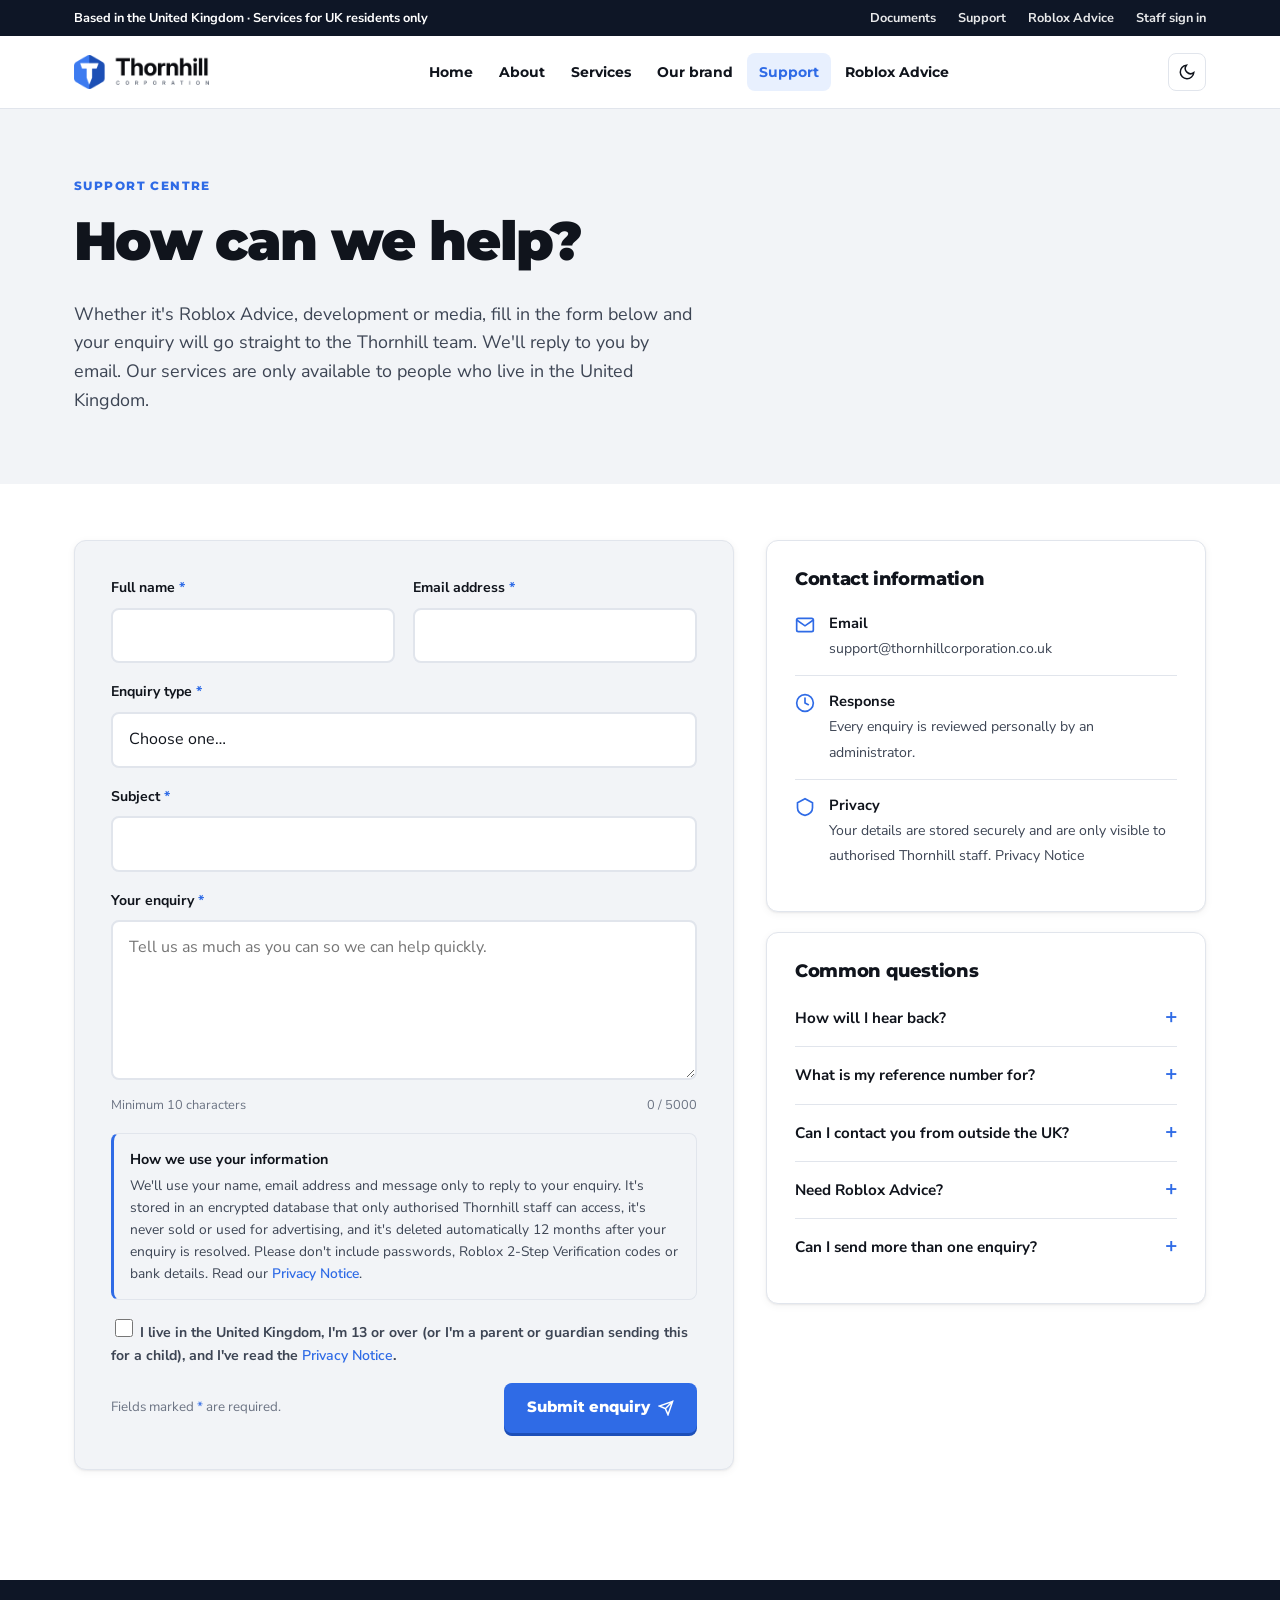
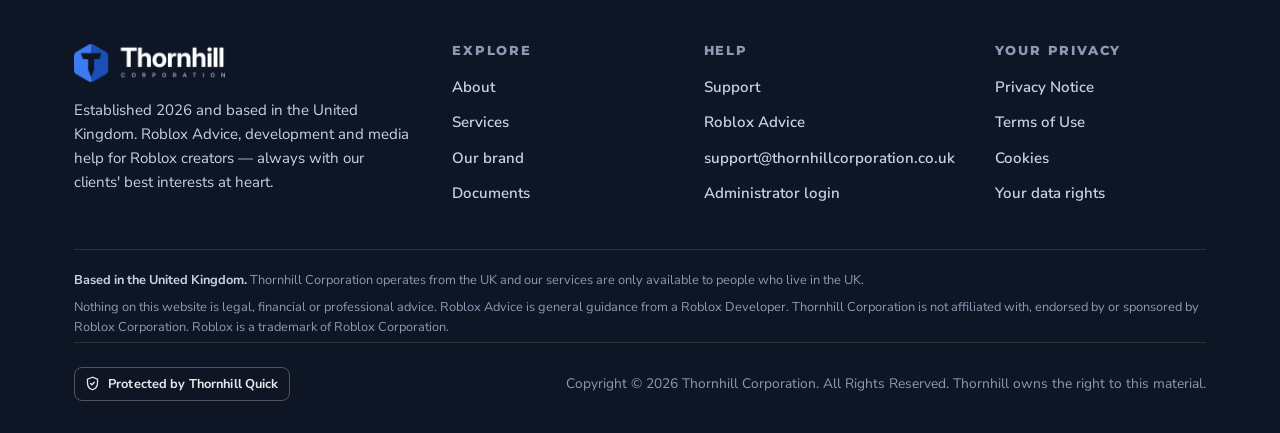
<file: support.html>
<!DOCTYPE html>
<html lang="en-GB" data-theme="light">
<head>
  <meta charset="UTF-8">
  <meta name="referrer" content="strict-origin-when-cross-origin">
  <meta name="viewport" content="width=device-width, initial-scale=1.0">
  <title>Support — Thornhill Corporation</title>
  <meta name="description" content="Contact Thornhill Corporation support. Send an enquiry and our team will reply by email.">
  <meta name="theme-color" content="#0a0b0d">
  <link rel="icon" type="image/png" href="assets/img/icon-dark-96.png">
  <link rel="apple-touch-icon" href="assets/img/apple-touch-icon.png">
  <script>
    (function () { try { var t = localStorage.getItem("thornhill.theme"); if (!t) t = matchMedia("(prefers-color-scheme: dark)").matches ? "dark" : "light"; document.documentElement.setAttribute("data-theme", t); } catch (e) {} })();
  </script>
  <link rel="preconnect" href="https://fonts.googleapis.com">
  <link rel="preconnect" href="https://fonts.gstatic.com" crossorigin>
  <link href="https://fonts.googleapis.com/css2?family=Montserrat:wght@600;700;800;900&family=Nunito+Sans:opsz,wght@6..12,400;6..12,600;6..12,700;6..12,800&display=swap" rel="stylesheet">
  <link rel="stylesheet" href="assets/css/styles.css?v=20261116a">
</head>
<body>
  <a class="skip-link" href="#main">Skip to content</a>

  <div class="utilbar">
    <div class="container utilbar-inner">
      <span>Based in the United Kingdom · Services for UK residents only</span>
      <nav aria-label="Quick links">
        <a href="/documents">Documents</a>
        <a href="/support">Support</a>
        <a href="/roblox-advice">Roblox Advice</a>
        <a href="/admin-panel">Staff sign in</a>
      </nav>
    </div>
  </div>
  <header class="nav">
    <div class="container nav-inner">
      <a href="/" class="brand" aria-label="Thornhill Corporation home">
        <img class="logo-light brand-word" src="assets/img/brand/logo-dark-text.png" alt="Thornhill Corporation"><img class="logo-dark brand-word" src="assets/img/brand/logo-white-text.png" alt="Thornhill Corporation">
      </a>
      <nav aria-label="Main">
        <ul class="nav-links">
          <li><a href="/#home">Home</a></li>
          <li><a href="/#about">About</a></li>
          <li><a href="/#services">Services</a></li>
          <li><a href="/#gallery">Our brand</a></li>
          <li><a href="/support" class="active" aria-current="page">Support</a></li>
          <li><a href="/roblox-advice">Roblox Advice</a></li>
        </ul>
      </nav>
      <div class="nav-actions">
        <button class="icon-btn theme-toggle" type="button" aria-label="Toggle dark mode">
          <svg class="moon" viewBox="0 0 24 24" fill="none" stroke="currentColor" stroke-width="2" stroke-linecap="round"><path d="M21 12.8A9 9 0 1 1 11.2 3a7 7 0 0 0 9.8 9.8z"/></svg>
          <svg class="sun" viewBox="0 0 24 24" fill="none" stroke="currentColor" stroke-width="2" stroke-linecap="round"><circle cx="12" cy="12" r="4"/><path d="M12 2v2M12 20v2M4.9 4.9l1.4 1.4M17.7 17.7l1.4 1.4M2 12h2M20 12h2M4.9 19.1l1.4-1.4M17.7 6.3l1.4-1.4"/></svg>
        </button>
        <button class="icon-btn menu-toggle" type="button" aria-label="Open menu" aria-expanded="false">
          <svg viewBox="0 0 24 24" fill="none" stroke="currentColor" stroke-width="2" stroke-linecap="round"><path d="M4 7h16M4 12h16M4 17h16"/></svg>
        </button>
      </div>
    </div>
  </header>

  <main id="main">
    <div class="page-head">
      <div class="container">
        <div class="eyebrow reveal">Support centre</div>
        <h1 class="reveal d1">How can we help?</h1>
        <p class="reveal d2">Whether it's Roblox Advice, development or media, fill in the form below and your enquiry will go straight to the Thornhill team. We'll reply to you by email. Our services are only available to people who live in the United Kingdom.</p>
      </div>
    </div>

    <div class="container form-layout">
      <div class="panel reveal">
        <form id="supportForm" novalidate>
          <div class="form-grid">
            <div class="field">
              <label for="fullName">Full name <span class="req">*</span></label>
              <input id="fullName" name="fullName" type="text" autocomplete="name" maxlength="120" required>
              <div class="error">Please enter your full name.</div>
            </div>
            <div class="field">
              <label for="email">Email address <span class="req">*</span></label>
              <input id="email" name="email" type="email" autocomplete="email" maxlength="200" required>
              <div class="error">Please enter a valid email address.</div>
            </div>
            <div class="field full">
              <label for="category">Enquiry type <span class="req">*</span></label>
              <select id="category" name="category" required>
                <option value="">Choose one…</option>
                <option>General enquiry</option>
                <option>Roblox Advice</option>
                <option>Development</option>
                <option>Media</option>
                <option>Partnerships &amp; business</option>
                <option>Careers &amp; staff applications</option>
                <option>Feedback or complaint</option>
                <option>Other</option>
              </select>
              <div class="error">Please choose an enquiry type.</div>
            </div>
            <div class="field full">
              <label for="subject">Subject <span class="req">*</span></label>
              <input id="subject" name="subject" type="text" maxlength="200" required>
              <div class="error">Please add a short subject.</div>
            </div>
            <div class="field full">
              <label for="message">Your enquiry <span class="req">*</span></label>
              <textarea id="message" name="message" maxlength="5000" required placeholder="Tell us as much as you can so we can help quickly."></textarea>
              <div class="hint"><span>Minimum 10 characters</span><span id="count">0 / 5000</span></div>
              <div class="error">Please write at least 10 characters.</div>
            </div>
            <!-- Honeypot field to catch spam bots -->
            <div class="hp" aria-hidden="true"><label>Leave blank <input type="text" name="website" tabindex="-1" autocomplete="off"></label></div>
            <div class="field full">
              <div class="privacy-box">
                <strong>How we use your information</strong>
                We'll use your name, email address and message only to reply to your enquiry. It's stored in an encrypted database that only authorised Thornhill staff can access, it's never sold or used for advertising, and it's deleted automatically 12 months after your enquiry is resolved. Please don't include passwords, Roblox 2-Step Verification codes or bank details. Read our <a href="/privacy" target="_blank" rel="noopener">Privacy Notice</a>.
              </div>
              <label class="check"><input type="checkbox" id="consent" required> I live in the United Kingdom, I'm 13 or over (or I'm a parent or guardian sending this for a child), and I've read the <a href="/privacy" target="_blank" rel="noopener">Privacy Notice</a>.</label>
              <div class="error">Please confirm this so we can accept your enquiry.</div>
            </div>
          </div>
          <div class="form-actions">
            <small>Fields marked <span style="color: var(--accent);">*</span> are required.</small>
            <button class="btn btn-primary" type="submit" id="submitBtn">
              Submit enquiry
              <svg viewBox="0 0 24 24" fill="none" stroke="currentColor" stroke-width="2.2" stroke-linecap="round"><path d="M22 2 11 13M22 2l-7 20-4-9-9-4z"/></svg>
            </button>
          </div>
        </form>

        <div class="success" id="success" role="status" aria-live="polite">
          <div class="tick"><svg viewBox="0 0 24 24" fill="none" stroke="currentColor" stroke-width="2.4" stroke-linecap="round"><path d="M20 6 9 17l-5-5"/></svg></div>
          <h2 style="font-size: 1.8rem;">Enquiry submitted</h2>
          <p>Thank you, <strong id="successName"></strong>. Our team has received your enquiry and will reply to <strong id="successEmail"></strong>.</p>
          <p style="margin-bottom: 4px;">Your reference number:</p>
          <div class="ref" id="successRef">TH-000000</div>
          <div style="display: flex; gap: 12px; justify-content: center; flex-wrap: wrap;">
            <a href="/" class="btn btn-ghost">Back to home</a>
            <button class="btn btn-primary" type="button" id="newEnquiry">Send another enquiry</button>
          </div>
        </div>
      </div>

      <aside class="side-stack">
        <div class="panel info-card reveal d1">
          <h3>Contact information</h3>
          <div class="info-row">
            <svg viewBox="0 0 24 24" fill="none" stroke="currentColor" stroke-width="2" stroke-linecap="round"><rect x="2" y="4" width="20" height="16" rx="2"/><path d="m22 6-10 7L2 6"/></svg>
            <div><strong>Email</strong><span><a href="mailto:support@thornhill.example" data-support-email>support@thornhill.example</a></span></div>
          </div>
          <div class="info-row">
            <svg viewBox="0 0 24 24" fill="none" stroke="currentColor" stroke-width="2" stroke-linecap="round"><circle cx="12" cy="12" r="10"/><path d="M12 6v6l4 2"/></svg>
            <div><strong>Response</strong><span>Every enquiry is reviewed personally by an administrator.</span></div>
          </div>
          <div class="info-row">
            <svg viewBox="0 0 24 24" fill="none" stroke="currentColor" stroke-width="2" stroke-linecap="round"><path d="M12 2 3 7v6c0 5 4 8 9 9 5-1 9-4 9-9V7z"/></svg>
            <div><strong>Privacy</strong><span>Your details are stored securely and are only visible to authorised Thornhill staff. <a href="/privacy">Privacy Notice</a></span></div>
          </div>
        </div>

        <div class="panel info-card faq reveal d2">
          <h3>Common questions</h3>
          <details>
            <summary>How will I hear back?</summary>
            <p>We'll reply by email to the address you enter in the form, so please double-check it before submitting.</p>
          </details>
          <details>
            <summary>What is my reference number for?</summary>
            <p>After submitting you'll get a reference like TH-AB12CD. Quote it if you need to follow up so we can find your enquiry quickly.</p>
          </details>
          <details>
            <summary>Can I contact you from outside the UK?</summary>
            <p>Sorry, no. Thornhill Corporation is based in the United Kingdom and our services are only available to people who live in the UK.</p>
          </details>
          <details>
            <summary>Need Roblox Advice?</summary>
            <p>Use our <a href="/roblox-advice">Roblox Advice form</a>. A Roblox Developer will review your request and reply by email.</p>
          </details>
          <details>
            <summary>Can I send more than one enquiry?</summary>
            <p>Yes — but if it's about the same issue, one detailed enquiry helps us respond faster.</p>
          </details>
        </div>
      </aside>
    </div>
  </main>

  <footer class="footer">
    <div class="container">
      <div class="footer-grid">
        <div class="footer-about">
          <a href="/" class="brand"><img class="logo-light brand-word" src="assets/img/brand/logo-dark-text.png" alt="Thornhill Corporation"><img class="logo-dark brand-word" src="assets/img/brand/logo-white-text.png" alt="Thornhill Corporation"></a>
          <p>Established 2026 and based in the United Kingdom. Roblox Advice, development and media help for Roblox creators — always with our clients' best interests at heart.</p>
        </div>
        <div>
          <h4>Explore</h4>
          <ul>
            <li><a href="/#about">About</a></li>
            <li><a href="/#services">Services</a></li>
            <li><a href="/#gallery">Our brand</a></li>
            <li><a href="/documents">Documents</a></li>
          </ul>
        </div>
        <div>
          <h4>Help</h4>
          <ul>
            <li><a href="/support">Support</a></li>
            <li><a href="/roblox-advice">Roblox Advice</a></li>
            <li><a href="mailto:support@thornhill.example" data-support-email>support@thornhill.example</a></li>
            <li><a href="/admin-panel">Administrator login</a></li>
          </ul>
        </div>
        <div>
          <h4>Your privacy</h4>
          <ul>
            <li><a href="/privacy">Privacy Notice</a></li>
            <li><a href="/terms">Terms of Use</a></li>
            <li><a href="/privacy#cookies">Cookies</a></li>
            <li><a href="/privacy#rights">Your data rights</a></li>
          </ul>
        </div>
      </div>
      <div class="footer-notice">
        <p><strong>Based in the United Kingdom.</strong> Thornhill Corporation operates from the UK and our services are only available to people who live in the UK.</p>
        <p>Nothing on this website is legal, financial or professional advice. Roblox Advice is general guidance from a Roblox Developer. Thornhill Corporation is not affiliated with, endorsed by or sponsored by Roblox Corporation. Roblox is a trademark of Roblox Corporation.</p>
      </div>
      <div class="footer-bottom">
        <span class="tq-badge"><svg viewBox="0 0 24 24" fill="none" stroke="currentColor" stroke-width="2" stroke-linecap="round"><path d="M12 2 4 5v6c0 5 3.4 9.3 8 11 4.6-1.7 8-6 8-11V5z"/><path d="m9 12 2 2 4-4"/></svg>Protected by Thornhill Quick</span>
        <p>Copyright © 2026 Thornhill Corporation. All Rights Reserved. Thornhill owns the right to this material.</p>
      </div>
    </div>
  </footer>

  <script src="assets/js/config.js?v=20261116a"></script>
  <script src="assets/js/store.js?v=20261116a"></script>
  <script src="assets/js/main.js?v=20261116a"></script>
  <script src="assets/js/support.js?v=20261116a"></script>
</body>
</html>
</file>
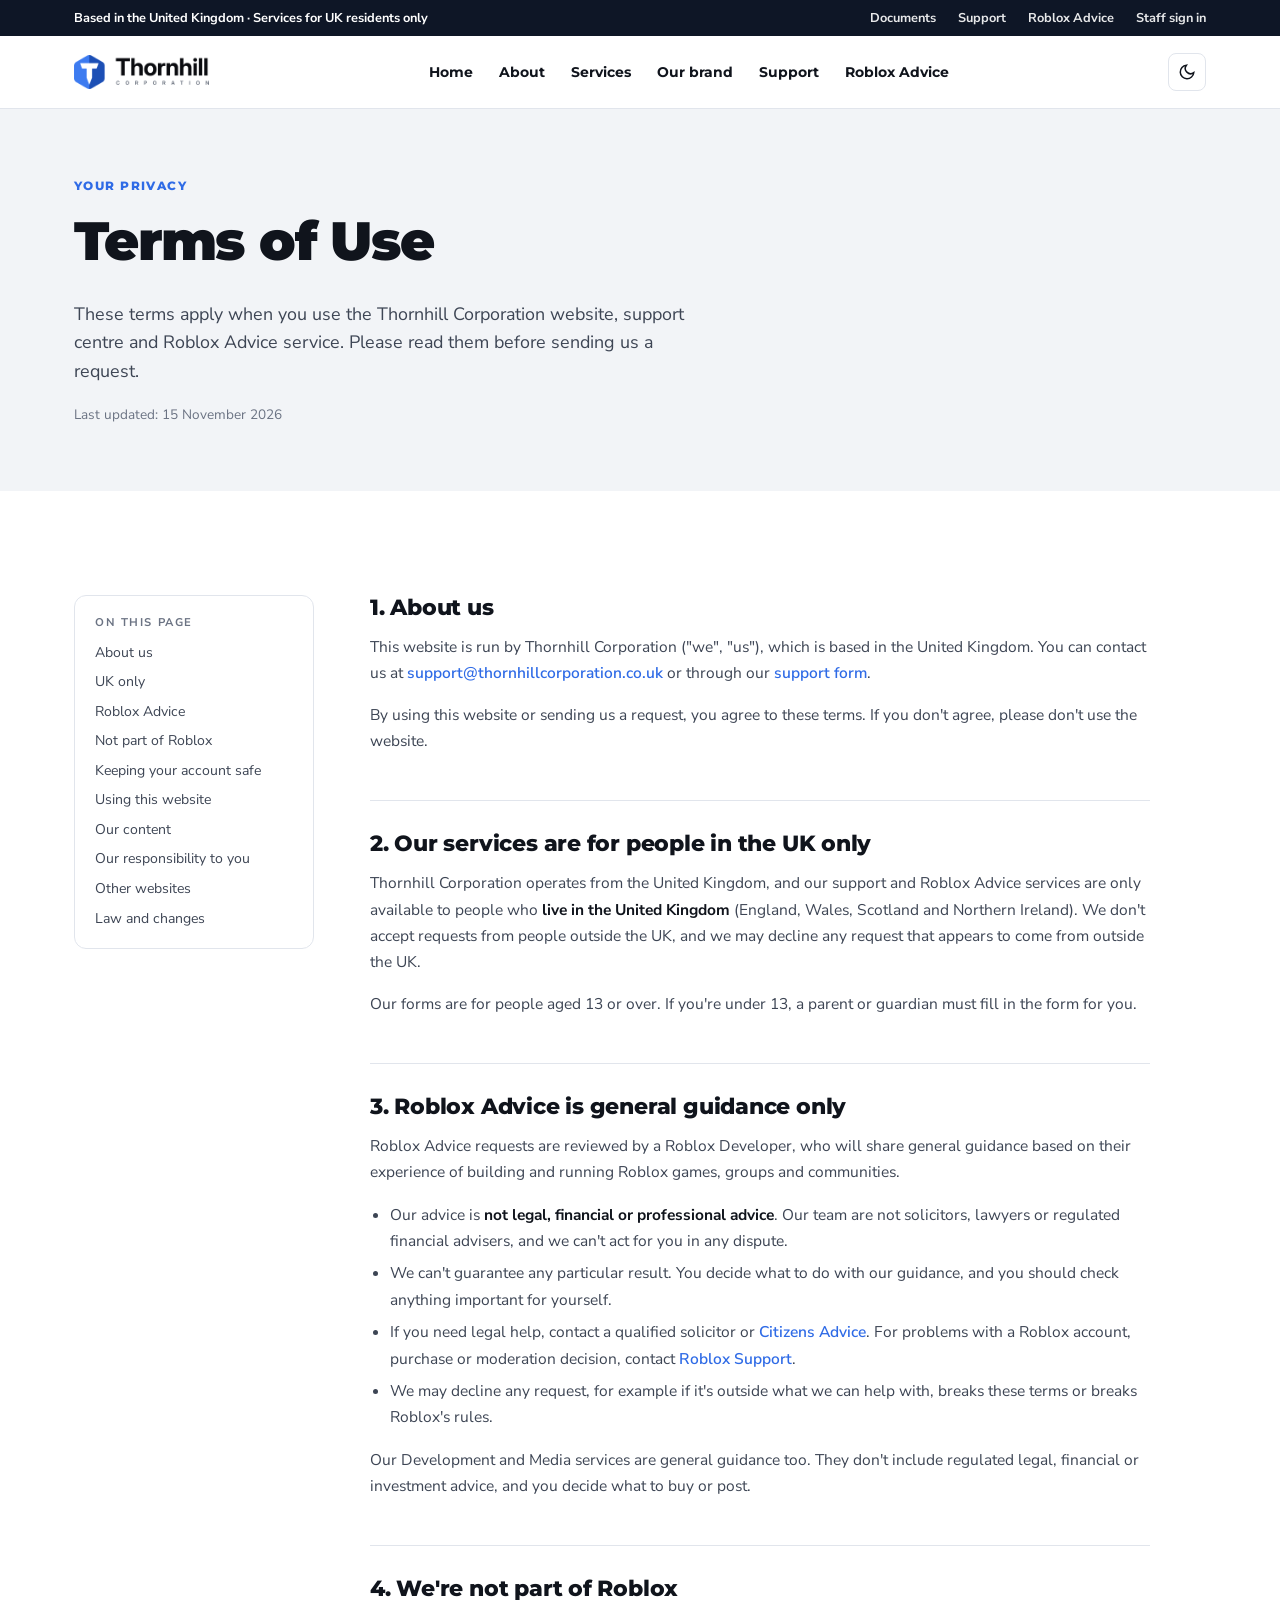
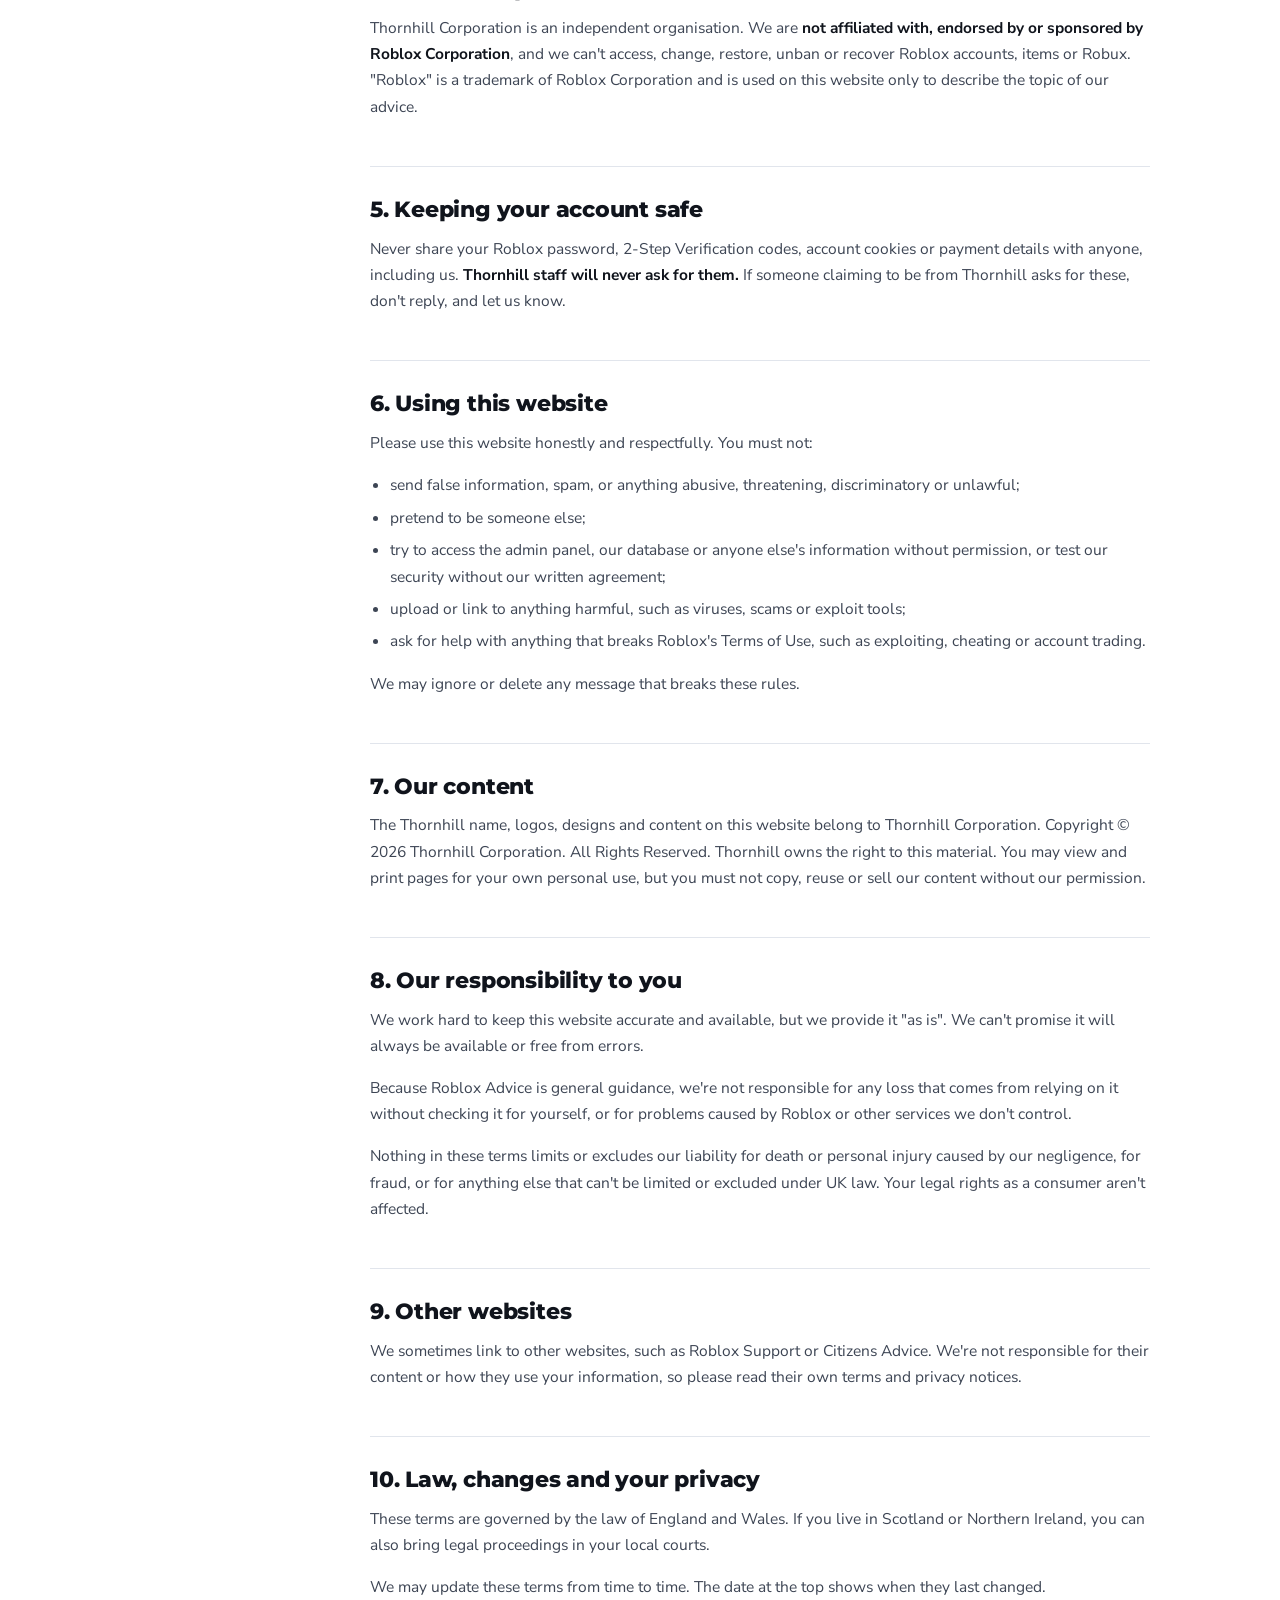
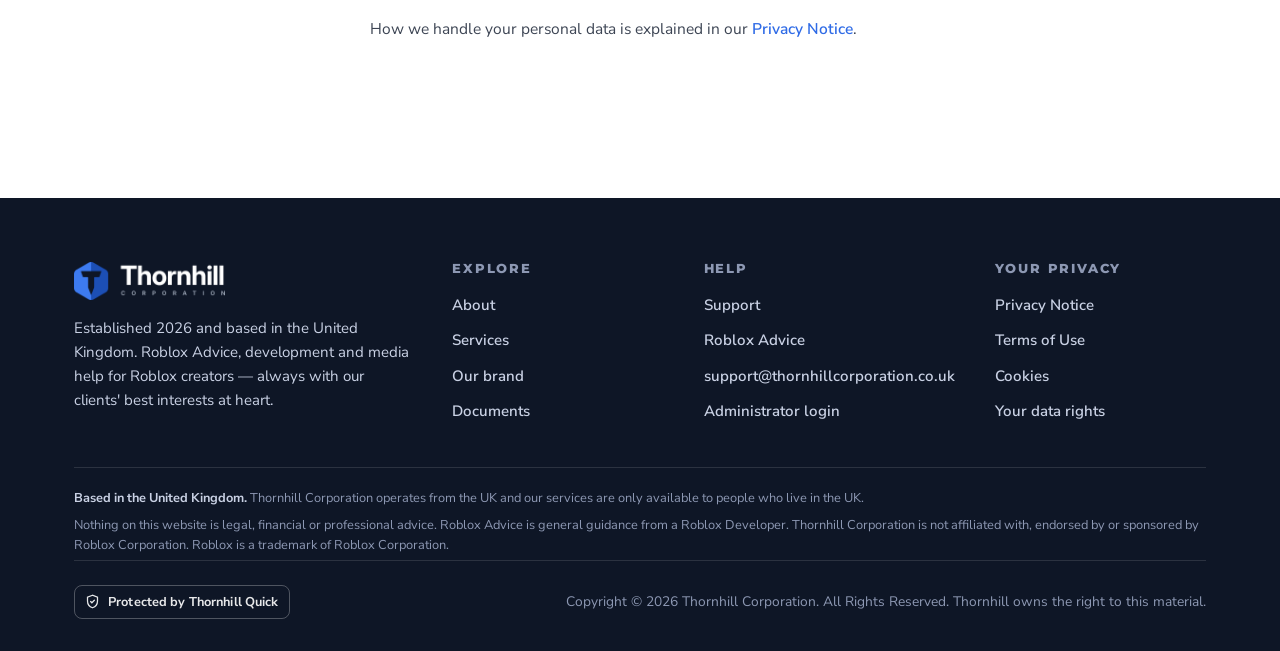
<file: terms.html>
<!DOCTYPE html>
<html lang="en-GB" data-theme="light">
<head>
  <meta charset="UTF-8">
  <meta name="referrer" content="strict-origin-when-cross-origin">
  <meta name="viewport" content="width=device-width, initial-scale=1.0">
  <title>Terms of Use — Thornhill Corporation</title>
  <meta name="description" content="The terms for using the Thornhill Corporation website, support centre and Roblox Advice service.">
  <meta name="theme-color" content="#0a0b0d">
  <link rel="icon" type="image/png" href="assets/img/icon-dark-96.png">
  <link rel="apple-touch-icon" href="assets/img/apple-touch-icon.png">
  <script>
    (function () { try { var t = localStorage.getItem("thornhill.theme"); if (!t) t = matchMedia("(prefers-color-scheme: dark)").matches ? "dark" : "light"; document.documentElement.setAttribute("data-theme", t); } catch (e) {} })();
  </script>
  <link rel="preconnect" href="https://fonts.googleapis.com">
  <link rel="preconnect" href="https://fonts.gstatic.com" crossorigin>
  <link href="https://fonts.googleapis.com/css2?family=Montserrat:wght@600;700;800;900&family=Nunito+Sans:opsz,wght@6..12,400;6..12,600;6..12,700;6..12,800&display=swap" rel="stylesheet">
  <link rel="stylesheet" href="assets/css/styles.css?v=20261116a">
  <link rel="stylesheet" href="assets/css/policy.css?v=20261116a">
</head>
<body>
  <a class="skip-link" href="#main">Skip to content</a>

  <div class="utilbar">
    <div class="container utilbar-inner">
      <span>Based in the United Kingdom · Services for UK residents only</span>
      <nav aria-label="Quick links">
        <a href="/documents">Documents</a>
        <a href="/support">Support</a>
        <a href="/roblox-advice">Roblox Advice</a>
        <a href="/admin-panel">Staff sign in</a>
      </nav>
    </div>
  </div>
  <header class="nav">
    <div class="container nav-inner">
      <a href="/" class="brand" aria-label="Thornhill Corporation home">
        <img class="logo-light brand-word" src="assets/img/brand/logo-dark-text.png" alt="Thornhill Corporation"><img class="logo-dark brand-word" src="assets/img/brand/logo-white-text.png" alt="Thornhill Corporation">
      </a>
      <nav aria-label="Main">
        <ul class="nav-links">
          <li><a href="/#home">Home</a></li>
          <li><a href="/#about">About</a></li>
          <li><a href="/#services">Services</a></li>
          <li><a href="/#gallery">Our brand</a></li>
          <li><a href="/support">Support</a></li>
          <li><a href="/roblox-advice">Roblox Advice</a></li>
        </ul>
      </nav>
      <div class="nav-actions">
        <button class="icon-btn theme-toggle" type="button" aria-label="Toggle dark mode">
          <svg class="moon" viewBox="0 0 24 24" fill="none" stroke="currentColor" stroke-width="2" stroke-linecap="round"><path d="M21 12.8A9 9 0 1 1 11.2 3a7 7 0 0 0 9.8 9.8z"/></svg>
          <svg class="sun" viewBox="0 0 24 24" fill="none" stroke="currentColor" stroke-width="2" stroke-linecap="round"><circle cx="12" cy="12" r="4"/><path d="M12 2v2M12 20v2M4.9 4.9l1.4 1.4M17.7 17.7l1.4 1.4M2 12h2M20 12h2M4.9 19.1l1.4-1.4M17.7 6.3l1.4-1.4"/></svg>
        </button>
        <button class="icon-btn menu-toggle" type="button" aria-label="Open menu" aria-expanded="false">
          <svg viewBox="0 0 24 24" fill="none" stroke="currentColor" stroke-width="2" stroke-linecap="round"><path d="M4 7h16M4 12h16M4 17h16"/></svg>
        </button>
      </div>
    </div>
  </header>

  <main id="main">
    <div class="page-head">
      <div class="container">
        <div class="eyebrow reveal">Your privacy</div>
        <h1 class="reveal d1">Terms of Use</h1>
        <p class="reveal d2">These terms apply when you use the Thornhill Corporation website, support centre and Roblox Advice service. Please read them before sending us a request.</p>
        <p class="policy-updated reveal d2">Last updated: 15 November 2026</p>
      </div>
    </div>

    <div class="container policy">
      <nav class="policy-toc" aria-label="On this page">
        <strong>On this page</strong>
        <ol>
          <li><a href="#about">About us</a></li>
          <li><a href="#uk">UK only</a></li>
          <li><a href="#advice">Roblox Advice</a></li>
          <li><a href="#roblox">Not part of Roblox</a></li>
          <li><a href="#safety">Keeping your account safe</a></li>
          <li><a href="#use">Using this website</a></li>
          <li><a href="#content">Our content</a></li>
          <li><a href="#responsibility">Our responsibility to you</a></li>
          <li><a href="#links">Other websites</a></li>
          <li><a href="#law">Law and changes</a></li>
        </ol>
      </nav>

      <article class="policy-body">
        <section id="about">
          <h2>1. About us</h2>
          <p>This website is run by Thornhill Corporation ("we", "us"), which is based in the United Kingdom. You can contact us at <a href="mailto:support@thornhill.example" data-support-email>support@thornhill.example</a> or through our <a href="/support">support form</a>.</p>
          <p>By using this website or sending us a request, you agree to these terms. If you don't agree, please don't use the website.</p>
        </section>

        <section id="uk">
          <h2>2. Our services are for people in the UK only</h2>
          <p>Thornhill Corporation operates from the United Kingdom, and our support and Roblox Advice services are only available to people who <strong>live in the United Kingdom</strong> (England, Wales, Scotland and Northern Ireland). We don't accept requests from people outside the UK, and we may decline any request that appears to come from outside the UK.</p>
          <p>Our forms are for people aged 13 or over. If you're under 13, a parent or guardian must fill in the form for you.</p>
        </section>

        <section id="advice">
          <h2>3. Roblox Advice is general guidance only</h2>
          <p>Roblox Advice requests are reviewed by a Roblox Developer, who will share general guidance based on their experience of building and running Roblox games, groups and communities.</p>
          <ul>
            <li>Our advice is <strong>not legal, financial or professional advice</strong>. Our team are not solicitors, lawyers or regulated financial advisers, and we can't act for you in any dispute.</li>
            <li>We can't guarantee any particular result. You decide what to do with our guidance, and you should check anything important for yourself.</li>
            <li>If you need legal help, contact a qualified solicitor or <a href="https://www.citizensadvice.org.uk/" target="_blank" rel="noopener">Citizens Advice</a>. For problems with a Roblox account, purchase or moderation decision, contact <a href="https://www.roblox.com/support" target="_blank" rel="noopener">Roblox Support</a>.</li>
            <li>We may decline any request, for example if it's outside what we can help with, breaks these terms or breaks Roblox's rules.</li>
          </ul>
          <p>Our Development and Media services are general guidance too. They don't include regulated legal, financial or investment advice, and you decide what to buy or post.</p>
        </section>

        <section id="roblox">
          <h2>4. We're not part of Roblox</h2>
          <p>Thornhill Corporation is an independent organisation. We are <strong>not affiliated with, endorsed by or sponsored by Roblox Corporation</strong>, and we can't access, change, restore, unban or recover Roblox accounts, items or Robux. "Roblox" is a trademark of Roblox Corporation and is used on this website only to describe the topic of our advice.</p>
        </section>

        <section id="safety">
          <h2>5. Keeping your account safe</h2>
          <p>Never share your Roblox password, 2-Step Verification codes, account cookies or payment details with anyone, including us. <strong>Thornhill staff will never ask for them.</strong> If someone claiming to be from Thornhill asks for these, don't reply, and let us know.</p>
        </section>

        <section id="use">
          <h2>6. Using this website</h2>
          <p>Please use this website honestly and respectfully. You must not:</p>
          <ul>
            <li>send false information, spam, or anything abusive, threatening, discriminatory or unlawful;</li>
            <li>pretend to be someone else;</li>
            <li>try to access the admin panel, our database or anyone else's information without permission, or test our security without our written agreement;</li>
            <li>upload or link to anything harmful, such as viruses, scams or exploit tools;</li>
            <li>ask for help with anything that breaks Roblox's Terms of Use, such as exploiting, cheating or account trading.</li>
          </ul>
          <p>We may ignore or delete any message that breaks these rules.</p>
        </section>

        <section id="content">
          <h2>7. Our content</h2>
          <p>The Thornhill name, logos, designs and content on this website belong to Thornhill Corporation. Copyright © 2026 Thornhill Corporation. All Rights Reserved. Thornhill owns the right to this material. You may view and print pages for your own personal use, but you must not copy, reuse or sell our content without our permission.</p>
        </section>

        <section id="responsibility">
          <h2>8. Our responsibility to you</h2>
          <p>We work hard to keep this website accurate and available, but we provide it "as is". We can't promise it will always be available or free from errors.</p>
          <p>Because Roblox Advice is general guidance, we're not responsible for any loss that comes from relying on it without checking it for yourself, or for problems caused by Roblox or other services we don't control.</p>
          <p>Nothing in these terms limits or excludes our liability for death or personal injury caused by our negligence, for fraud, or for anything else that can't be limited or excluded under UK law. Your legal rights as a consumer aren't affected.</p>
        </section>

        <section id="links">
          <h2>9. Other websites</h2>
          <p>We sometimes link to other websites, such as Roblox Support or Citizens Advice. We're not responsible for their content or how they use your information, so please read their own terms and privacy notices.</p>
        </section>

        <section id="law">
          <h2>10. Law, changes and your privacy</h2>
          <p>These terms are governed by the law of England and Wales. If you live in Scotland or Northern Ireland, you can also bring legal proceedings in your local courts.</p>
          <p>We may update these terms from time to time. The date at the top shows when they last changed.</p>
          <p>How we handle your personal data is explained in our <a href="/privacy">Privacy Notice</a>.</p>
        </section>
      </article>
    </div>
  </main>

  <footer class="footer">
    <div class="container">
      <div class="footer-grid">
        <div class="footer-about">
          <a href="/" class="brand"><img class="logo-light brand-word" src="assets/img/brand/logo-dark-text.png" alt="Thornhill Corporation"><img class="logo-dark brand-word" src="assets/img/brand/logo-white-text.png" alt="Thornhill Corporation"></a>
          <p>Established 2026 and based in the United Kingdom. Roblox Advice, development and media help for Roblox creators — always with our clients' best interests at heart.</p>
        </div>
        <div>
          <h4>Explore</h4>
          <ul>
            <li><a href="/#about">About</a></li>
            <li><a href="/#services">Services</a></li>
            <li><a href="/#gallery">Our brand</a></li>
            <li><a href="/documents">Documents</a></li>
          </ul>
        </div>
        <div>
          <h4>Help</h4>
          <ul>
            <li><a href="/support">Support</a></li>
            <li><a href="/roblox-advice">Roblox Advice</a></li>
            <li><a href="mailto:support@thornhill.example" data-support-email>support@thornhill.example</a></li>
            <li><a href="/admin-panel">Administrator login</a></li>
          </ul>
        </div>
        <div>
          <h4>Your privacy</h4>
          <ul>
            <li><a href="/privacy">Privacy Notice</a></li>
            <li><a href="/terms">Terms of Use</a></li>
            <li><a href="/privacy#cookies">Cookies</a></li>
            <li><a href="/privacy#rights">Your data rights</a></li>
          </ul>
        </div>
      </div>
      <div class="footer-notice">
        <p><strong>Based in the United Kingdom.</strong> Thornhill Corporation operates from the UK and our services are only available to people who live in the UK.</p>
        <p>Nothing on this website is legal, financial or professional advice. Roblox Advice is general guidance from a Roblox Developer. Thornhill Corporation is not affiliated with, endorsed by or sponsored by Roblox Corporation. Roblox is a trademark of Roblox Corporation.</p>
      </div>
      <div class="footer-bottom">
        <span class="tq-badge"><svg viewBox="0 0 24 24" fill="none" stroke="currentColor" stroke-width="2" stroke-linecap="round"><path d="M12 2 4 5v6c0 5 3.4 9.3 8 11 4.6-1.7 8-6 8-11V5z"/><path d="m9 12 2 2 4-4"/></svg>Protected by Thornhill Quick</span>
        <p>Copyright © 2026 Thornhill Corporation. All Rights Reserved. Thornhill owns the right to this material.</p>
      </div>
    </div>
  </footer>

  <script src="assets/js/config.js?v=20261116a"></script>
  <script src="assets/js/store.js?v=20261116a"></script>
  <script src="assets/js/main.js?v=20261116a"></script>
  
</body>
</html>
</file>
<file: assets/css/styles.css>
/* ==========================================================================
   Thornhill Corporation — Global styles
   Theme: White, Black & Blue with light/dark mode
   ========================================================================== */

:root {
  --blue-50: #eef4ff;
  --blue-100: #dbe6ff;
  --blue-400: #4f86ff;
  --blue-500: #2563eb;
  --blue-600: #1d4ed8;
  --blue-700: #1a3fb0;

  --radius-sm: 10px;
  --radius: 16px;
  --radius-lg: 24px;
  --max: 1180px;
  --ease: cubic-bezier(.2, .7, .2, 1);

  --font-display: "Sora", system-ui, sans-serif;
  --font-body: "Manrope", system-ui, sans-serif;
}

/* Light (default) */
:root,
[data-theme="light"] {
  --bg: #ffffff;
  --bg-alt: #f5f7fb;
  --surface: #ffffff;
  --surface-2: #f1f4f9;
  --border: #e3e8f0;
  --text: #0a0b0d;
  --text-2: #4a5263;
  --text-3: #7a8396;
  --accent: var(--blue-500);
  --accent-strong: var(--blue-600);
  --accent-soft: var(--blue-50);
  --on-accent: #ffffff;
  --shadow: 0 1px 2px rgba(10, 20, 40, .04), 0 8px 30px rgba(10, 20, 40, .06);
  --shadow-lg: 0 20px 60px rgba(10, 30, 80, .12);
  --nav-bg: rgba(255, 255, 255, .78);
  --grid-line: rgba(10, 20, 40, .06);
  --success: #0f9d58;
  --warning: #c27c0e;
  --danger: #d93025;
  color-scheme: light;
}

[data-theme="dark"] {
  --bg: #07090e;
  --bg-alt: #0b0e15;
  --surface: #0f131c;
  --surface-2: #151a25;
  --border: #1f2633;
  --text: #f4f6fa;
  --text-2: #a8b1c2;
  --text-3: #6f7a8f;
  --accent: var(--blue-400);
  --accent-strong: var(--blue-500);
  --accent-soft: rgba(79, 134, 255, .12);
  --on-accent: #ffffff;
  --shadow: 0 1px 2px rgba(0, 0, 0, .4), 0 8px 30px rgba(0, 0, 0, .35);
  --shadow-lg: 0 20px 60px rgba(0, 0, 0, .5);
  --nav-bg: rgba(7, 9, 14, .72);
  --grid-line: rgba(255, 255, 255, .05);
  --success: #34c77b;
  --warning: #f0b43c;
  --danger: #ff6b5f;
  color-scheme: dark;
}

/* ---------- Base ---------- */
*, *::before, *::after { box-sizing: border-box; }
[hidden] { display: none !important; }
html { scroll-behavior: smooth; -webkit-text-size-adjust: 100%; }
body {
  margin: 0;
  font-family: var(--font-body);
  font-size: 16px;
  line-height: 1.65;
  color: var(--text);
  background: var(--bg);
  -webkit-font-smoothing: antialiased;
  transition: background-color .3s var(--ease), color .3s var(--ease);
}
img { max-width: 100%; display: block; }
a { color: inherit; text-decoration: none; }
h1, h2, h3, h4 { font-family: var(--font-display); line-height: 1.15; margin: 0 0 .5em; letter-spacing: -0.02em; }
p { margin: 0 0 1em; color: var(--text-2); }
button, input, select, textarea { font: inherit; color: inherit; }
::selection { background: var(--accent); color: var(--on-accent); }

.container { width: 100%; max-width: var(--max); margin: 0 auto; padding: 0 24px; }
.sr-only { position: absolute; width: 1px; height: 1px; padding: 0; margin: -1px; overflow: hidden; clip: rect(0,0,0,0); border: 0; }
.skip-link { position: absolute; left: -999px; top: 8px; background: var(--accent); color: var(--on-accent); padding: 8px 14px; border-radius: 8px; z-index: 100; }
.skip-link:focus { left: 12px; }
:focus-visible { outline: 2px solid var(--accent); outline-offset: 3px; border-radius: 6px; }

/* ---------- Navigation ---------- */
.nav {
  position: sticky; top: 0; z-index: 50;
  background: var(--nav-bg);
  backdrop-filter: saturate(180%) blur(16px);
  -webkit-backdrop-filter: saturate(180%) blur(16px);
  border-bottom: 1px solid transparent;
  transition: border-color .3s var(--ease), background-color .3s var(--ease);
}
.nav.scrolled { border-bottom-color: var(--border); }
.nav-inner { display: flex; align-items: center; justify-content: space-between; height: 72px; gap: 20px; }
.brand { display: flex; align-items: center; gap: 12px; font-family: var(--font-display); font-weight: 700; font-size: 1.05rem; letter-spacing: -0.01em; }
.brand img { width: 36px; height: 36px; object-fit: contain; }
.brand small { display: block; font-family: var(--font-body); font-weight: 500; font-size: .7rem; letter-spacing: .18em; text-transform: uppercase; color: var(--text-3); line-height: 1; margin-top: 3px; }
.nav-links { display: flex; align-items: center; gap: 4px; list-style: none; margin: 0; padding: 0; }
.nav-links a {
  display: block; padding: 8px 14px; border-radius: var(--pill);
  font-weight: 600; font-size: .92rem; color: var(--text-2);
  transition: color .2s, background-color .2s;
}
.nav-links a:hover { color: var(--text); background: var(--surface-2); }
.nav-links a.active { color: var(--accent); background: var(--accent-soft); }
.nav-actions { display: flex; align-items: center; gap: 10px; }

.icon-btn {
  width: 40px; height: 40px; display: grid; place-items: center;
  border-radius: var(--pill); border: 1px solid var(--border); background: var(--surface);
  cursor: pointer; transition: border-color .2s, transform .2s var(--ease), background-color .2s;
}
.icon-btn:hover { border-color: var(--accent); transform: translateY(-1px); }
.icon-btn svg { width: 18px; height: 18px; }
.theme-toggle .sun { display: none; }
[data-theme="dark"] .theme-toggle .sun { display: block; }
[data-theme="dark"] .theme-toggle .moon { display: none; }
.menu-toggle { display: none; }

@media (max-width: 860px) {
  .menu-toggle { display: grid; }
  .nav-links {
    position: fixed; inset: 72px 0 auto 0; flex-direction: column; align-items: stretch;
    padding: 12px 20px 24px; background: var(--bg); border-bottom: 1px solid var(--border);
    transform: translateY(-12px); opacity: 0; pointer-events: none;
    transition: opacity .25s var(--ease), transform .25s var(--ease);
  }
  .nav-links a { padding: 14px 16px; font-size: 1rem; }
  .nav.open .nav-links { transform: none; opacity: 1; pointer-events: auto; }
  .nav-actions .btn { display: none; }
}

/* ---------- Buttons ---------- */
.btn {
  display: inline-flex; align-items: center; justify-content: center; gap: 8px;
  padding: 12px 22px; border-radius: var(--pill); border: 1px solid transparent;
  font-weight: 700; font-size: .95rem; cursor: pointer; white-space: nowrap;
  transition: transform .2s var(--ease), box-shadow .2s var(--ease), background-color .2s, border-color .2s, color .2s;
}
.btn svg { width: 16px; height: 16px; }
.btn-primary { background: var(--accent); color: var(--on-accent); box-shadow: 0 6px 20px rgba(37, 99, 235, .3); }
.btn-primary:hover { background: var(--accent-strong); transform: translateY(-2px); box-shadow: 0 10px 28px rgba(37, 99, 235, .4); }
.btn-dark { background: var(--text); color: var(--bg); }
.btn-dark:hover { transform: translateY(-2px); }
.btn-ghost { background: var(--surface); border-color: var(--border); color: var(--text); }
.btn-ghost:hover { border-color: var(--accent); color: var(--accent); transform: translateY(-2px); }
.btn-danger { background: transparent; border-color: var(--border); color: var(--danger); }
.btn-danger:hover { border-color: var(--danger); background: color-mix(in srgb, var(--danger) 10%, transparent); }
.btn-sm { padding: 8px 14px; font-size: .85rem; }
.btn-block { width: 100%; }
.btn[disabled] { opacity: .6; cursor: not-allowed; transform: none !important; }

/* ---------- Sections ---------- */
section { padding: 110px 0; position: relative; }
.section-alt { background: var(--bg-alt); }
.eyebrow {
  display: inline-flex; align-items: center; gap: 8px;
  font-size: .78rem; font-weight: 700; letter-spacing: .16em; text-transform: uppercase; color: var(--accent);
  margin-bottom: 16px;
}
.eyebrow::before { content: ""; width: 18px; height: 2px; background: currentColor; border-radius: 2px; }
.section-head { max-width: 680px; margin-bottom: 56px; }
.section-head.center { text-align: center; margin-left: auto; margin-right: auto; }
.section-head.center .eyebrow::after { content: ""; width: 18px; height: 2px; background: currentColor; border-radius: 2px; }
.section-head h2 { font-size: clamp(2rem, 4vw, 2.9rem); }
.section-head p { font-size: 1.08rem; }

/* ---------- Hero ---------- */
.hero { padding: 120px 0 110px; overflow: hidden; }
.hero::before {
  content: ""; position: absolute; inset: 0;
  background-image:
    linear-gradient(var(--grid-line) 1px, transparent 1px),
    linear-gradient(90deg, var(--grid-line) 1px, transparent 1px);
  background-size: 64px 64px;
  mask-image: radial-gradient(ellipse 70% 60% at 50% 30%, #000 30%, transparent 75%);
  -webkit-mask-image: radial-gradient(ellipse 70% 60% at 50% 30%, #000 30%, transparent 75%);
  pointer-events: none;
}
.hero-glow {
  position: absolute; width: 720px; height: 720px; border-radius: 50%;
  background: radial-gradient(circle, rgba(37, 99, 235, .28), transparent 65%);
  top: -280px; right: -200px; filter: blur(20px); pointer-events: none;
  animation: drift 14s ease-in-out infinite alternate;
}
@keyframes drift { to { transform: translate(-80px, 60px) scale(1.08); } }
.hero-grid { display: grid; grid-template-columns: 1.15fr .85fr; gap: 64px; align-items: center; position: relative; }
.hero h1 { font-size: clamp(2.6rem, 6vw, 4.6rem); font-weight: 800; letter-spacing: -0.035em; margin-bottom: 24px; }
.hero h1 .accent {
  background: linear-gradient(120deg, var(--accent) 10%, #7aa5ff 90%);
  -webkit-background-clip: text; background-clip: text; color: transparent;
}
.hero .lead { font-size: 1.18rem; max-width: 540px; margin-bottom: 36px; }
.hero-cta { display: flex; flex-wrap: wrap; gap: 12px; }
.badge-pill {
  display: inline-flex; align-items: center; gap: 10px; padding: 6px 14px 6px 6px; margin-bottom: 28px;
  border-radius: var(--pill); border: 1px solid var(--border); background: var(--surface);
  font-size: .85rem; font-weight: 600; color: var(--text-2); box-shadow: var(--shadow);
}
.badge-pill span { background: var(--accent); color: var(--on-accent); padding: 3px 10px; border-radius: var(--pill); font-size: .75rem; }

.hero-visual { position: relative; aspect-ratio: 1; }
.orbit {
  position: absolute; inset: 0; border-radius: 50%; border: 1px dashed var(--border);
  animation: spin 60s linear infinite;
}
.orbit.o2 { inset: 14%; animation-duration: 40s; animation-direction: reverse; }
.orbit.o3 { inset: 28%; border-style: solid; }
.orbit::after {
  content: ""; position: absolute; top: -6px; left: 50%; width: 12px; height: 12px; border-radius: 50%;
  background: var(--accent); box-shadow: 0 0 20px var(--accent);
}
.orbit.o3::after { display: none; }
@keyframes spin { to { transform: rotate(360deg); } }
.hero-mark {
  position: absolute; inset: 32%; border-radius: 28%;
  background: var(--text); display: grid; place-items: center;
  box-shadow: var(--shadow-lg); transform: rotate(-6deg);
}
.hero-mark img { width: 62%; height: 62%; object-fit: contain; }
[data-theme="dark"] .hero-mark { background: var(--surface-2); border: 1px solid var(--border); }
.float-card {
  position: absolute; background: var(--surface); border: 1px solid var(--border); border-radius: var(--radius);
  padding: 14px 18px; box-shadow: var(--shadow-lg); display: flex; align-items: center; gap: 12px;
  font-size: .88rem; font-weight: 700; animation: bob 6s ease-in-out infinite;
}
.float-card small { display: block; font-weight: 500; color: var(--text-3); font-size: .76rem; }
.float-card .dot { width: 34px; height: 34px; border-radius: 10px; background: var(--accent-soft); color: var(--accent); display: grid; place-items: center; }
.float-card .dot svg { width: 18px; height: 18px; }
.float-card.f1 { top: 8%; left: -6%; }
.float-card.f2 { bottom: 10%; right: -4%; animation-delay: -3s; }
@keyframes bob { 50% { transform: translateY(-10px); } }

@media (max-width: 960px) {
  .hero-grid { grid-template-columns: 1fr; }
  .hero-visual { max-width: 420px; margin: 0 auto; width: 100%; }
}

/* ---------- Marquee strip ---------- */
.strip { padding: 28px 0; border-top: 1px solid var(--border); border-bottom: 1px solid var(--border); overflow: hidden; }
.strip-track { display: flex; gap: 56px; width: max-content; animation: marquee 30s linear infinite; }
.strip-track span { font-family: var(--font-display); font-weight: 700; font-size: 1.15rem; color: var(--text-3); white-space: nowrap; display: flex; align-items: center; gap: 56px; }
.strip-track span::after { content: "✦"; color: var(--accent); font-size: .8rem; }
@keyframes marquee { to { transform: translateX(-50%); } }

/* ---------- About ---------- */
.about-grid { display: grid; grid-template-columns: 1fr 1fr; gap: 72px; align-items: center; }
.about-media { position: relative; border-radius: var(--radius-lg); overflow: hidden; aspect-ratio: 4/5; }
.about-media .photo-frame { position: absolute; inset: 0; }
.about-tag {
  position: absolute; left: 20px; bottom: 20px; right: 20px; padding: 18px 20px; border-radius: var(--radius);
  background: var(--nav-bg); backdrop-filter: blur(14px); -webkit-backdrop-filter: blur(14px); border: 1px solid var(--border);
}
.about-tag strong { font-family: var(--font-display); display: block; font-size: 1.05rem; }
.about-tag span { font-size: .88rem; color: var(--text-2); }
.checklist { list-style: none; padding: 0; margin: 28px 0 32px; display: grid; gap: 14px; }
.checklist li { display: flex; gap: 12px; align-items: flex-start; font-weight: 600; }
.checklist li svg { flex: none; width: 22px; height: 22px; color: var(--accent); margin-top: 1px; }
@media (max-width: 900px) { .about-grid { grid-template-columns: 1fr; gap: 48px; } .about-media { aspect-ratio: 4/3; } }

/* ---------- Photo frames (graceful placeholders) ---------- */
.photo-frame {
  position: relative; overflow: hidden;
  background:
    radial-gradient(circle at 25% 20%, rgba(79, 134, 255, .55), transparent 55%),
    radial-gradient(circle at 80% 85%, rgba(29, 78, 216, .6), transparent 55%),
    #0a0d14;
}
.photo-frame::before {
  content: ""; position: absolute; inset: 0;
  background-image: linear-gradient(rgba(255,255,255,.06) 1px, transparent 1px), linear-gradient(90deg, rgba(255,255,255,.06) 1px, transparent 1px);
  background-size: 32px 32px;
}
.photo-frame img { position: absolute; inset: 0; width: 100%; height: 100%; object-fit: cover; transition: transform .8s var(--ease); }

/* ---------- Cards / Services ---------- */
.card-grid { display: grid; grid-template-columns: repeat(auto-fit, minmax(250px, 1fr)); gap: 20px; }
.card {
  background: var(--surface); border: 1px solid var(--border); border-radius: var(--radius-lg);
  padding: 32px 28px; position: relative; overflow: hidden;
  transition: transform .35s var(--ease), border-color .35s, box-shadow .35s;
}
.card::after {
  content: ""; position: absolute; inset: auto -40% -60% auto; width: 220px; height: 220px; border-radius: 50%;
  background: radial-gradient(circle, var(--accent-soft), transparent 70%); opacity: 0; transition: opacity .35s;
}
.card:hover { transform: translateY(-6px); border-color: color-mix(in srgb, var(--accent) 40%, var(--border)); box-shadow: var(--shadow-lg); }
.card:hover::after { opacity: 1; }
.card-icon {
  width: 52px; height: 52px; border-radius: 14px; display: grid; place-items: center; margin-bottom: 22px;
  background: var(--text); color: var(--bg);
}
.card:hover .card-icon { background: var(--accent); color: var(--on-accent); }
.card-icon svg { width: 24px; height: 24px; }
.card h3 { font-size: 1.22rem; }
.card p { margin: 0; font-size: .96rem; }
.card .num { position: absolute; top: 26px; right: 28px; font-family: var(--font-display); font-weight: 700; color: var(--text-3); font-size: .85rem; }

/* ---------- Values / stats band ---------- */
.band { background: #05070b; color: #f4f6fa; border-radius: var(--radius-lg); padding: 64px; position: relative; overflow: hidden; }
.band::before {
  content: ""; position: absolute; width: 520px; height: 520px; border-radius: 50%; right: -160px; top: -200px;
  background: radial-gradient(circle, rgba(37, 99, 235, .45), transparent 65%);
}
.band h2 { color: #fff; font-size: clamp(1.9rem, 3.5vw, 2.6rem); max-width: 560px; position: relative; }
.band p { color: #a8b1c2; position: relative; }
.values { display: grid; grid-template-columns: repeat(4, 1fr); gap: 28px; margin-top: 44px; position: relative; }
.value { border-top: 1px solid #222a38; padding-top: 22px; }
.value strong { font-family: var(--font-display); font-size: 1.12rem; display: block; margin-bottom: 6px; color: #fff; }
.value strong em { font-style: normal; color: var(--blue-400); }
.value span { font-size: .92rem; color: #a8b1c2; }
@media (max-width: 900px) { .values { grid-template-columns: 1fr 1fr; } .band { padding: 44px 28px; } }
@media (max-width: 520px) { .values { grid-template-columns: 1fr; } }

/* ---------- Process ---------- */
.steps { display: grid; grid-template-columns: repeat(3, 1fr); gap: 20px; counter-reset: step; }
.step { padding: 28px; border-radius: var(--radius-lg); border: 1px solid var(--border); background: var(--surface); }
.step::before {
  counter-increment: step; content: "0" counter(step);
  display: inline-grid; place-items: center; width: 44px; height: 44px; border-radius: 12px; margin-bottom: 18px;
  font-family: var(--font-display); font-weight: 700; background: var(--accent-soft); color: var(--accent);
}
.step h3 { font-size: 1.15rem; }
.step p { margin: 0; font-size: .95rem; }
@media (max-width: 860px) { .steps { grid-template-columns: 1fr; } }

/* ---------- Gallery ---------- */
.gallery { display: grid; grid-template-columns: repeat(3, 1fr); grid-auto-rows: 240px; gap: 16px; }
.gallery figure { margin: 0; border-radius: var(--radius); cursor: zoom-in; }
.gallery figure:hover img { transform: scale(1.06); }
.gallery figcaption {
  position: absolute; left: 14px; bottom: 14px; padding: 6px 12px; border-radius: var(--pill); z-index: 1;
  background: rgba(5, 7, 11, .6); color: #fff; font-size: .78rem; font-weight: 700; backdrop-filter: blur(8px);
}
@media (max-width: 860px) {
  .gallery { grid-template-columns: 1fr 1fr; grid-auto-rows: 180px; }
}
.lightbox {
  position: fixed; inset: 0; z-index: 200; background: rgba(0, 0, 0, .88); display: none; place-items: center; padding: 24px; cursor: zoom-out;
}
.lightbox.open { display: grid; }
.lightbox img { max-height: 88vh; border-radius: var(--radius); box-shadow: var(--shadow-lg); }

/* ---------- CTA ---------- */
.cta {
  text-align: center; padding: 80px 32px; border-radius: var(--radius-lg);
  background: linear-gradient(135deg, var(--blue-600), #0b2a8a); color: #fff; position: relative; overflow: hidden;
}
.cta::before {
  content: ""; position: absolute; inset: 0;
  background-image: linear-gradient(rgba(255,255,255,.07) 1px, transparent 1px), linear-gradient(90deg, rgba(255,255,255,.07) 1px, transparent 1px);
  background-size: 48px 48px; mask-image: radial-gradient(circle at center, #000, transparent 75%); -webkit-mask-image: radial-gradient(circle at center, #000, transparent 75%);
}
.cta h2 { color: #fff; font-size: clamp(2rem, 4vw, 2.8rem); position: relative; }
.cta p { color: rgba(255,255,255,.8); max-width: 520px; margin: 0 auto 32px; position: relative; font-size: 1.08rem; }
.cta .btn { position: relative; background: #fff; color: #0a0b0d; }
.cta .btn:hover { transform: translateY(-2px); box-shadow: 0 10px 30px rgba(0,0,0,.25); }

/* ---------- Footer ---------- */
.footer { border-top: 1px solid var(--border); padding: 64px 0 32px; background: var(--bg); }
.footer-grid { display: grid; grid-template-columns: 1.6fr 1fr 1fr 1fr; gap: 40px; margin-bottom: 40px; }
.footer h4 { font-size: .8rem; letter-spacing: .14em; text-transform: uppercase; color: var(--text-3); margin-bottom: 16px; font-family: var(--font-body); }
.footer ul { list-style: none; margin: 0; padding: 0; display: grid; gap: 10px; }
.footer ul a { color: var(--text-2); font-weight: 600; font-size: .94rem; transition: color .2s; }
.footer ul a:hover { color: var(--accent); }
.footer-about p { max-width: 340px; font-size: .94rem; margin-top: 16px; }
.footer-bottom {
  border-top: 1px solid var(--border); padding-top: 24px; display: flex; flex-wrap: wrap; gap: 12px;
  justify-content: space-between; align-items: center; font-size: .86rem; color: var(--text-3);
}
.footer-bottom p { margin: 0; color: var(--text-3); }
@media (max-width: 760px) { .footer-grid { grid-template-columns: 1fr 1fr; } .footer-about { grid-column: 1 / -1; } }

/* ---------- Page header (inner pages) ---------- */
.page-head { padding: 90px 0 40px; position: relative; overflow: hidden; }
.page-head::before {
  content: ""; position: absolute; inset: 0;
  background-image: linear-gradient(var(--grid-line) 1px, transparent 1px), linear-gradient(90deg, var(--grid-line) 1px, transparent 1px);
  background-size: 56px 56px;
  mask-image: radial-gradient(ellipse 60% 80% at 50% 0%, #000 20%, transparent 70%);
  -webkit-mask-image: radial-gradient(ellipse 60% 80% at 50% 0%, #000 20%, transparent 70%);
}
.page-head h1 { font-size: clamp(2.3rem, 5vw, 3.6rem); font-weight: 800; letter-spacing: -0.03em; position: relative; }
.page-head p { font-size: 1.12rem; max-width: 620px; position: relative; }

/* ---------- Forms ---------- */
.form-layout { display: grid; grid-template-columns: 1.5fr 1fr; gap: 32px; align-items: start; padding-bottom: 110px; }
@media (max-width: 920px) { .form-layout { grid-template-columns: 1fr; } }
.panel { background: var(--surface); border: 1px solid var(--border); border-radius: var(--radius-lg); padding: 36px; box-shadow: var(--shadow); }
@media (max-width: 560px) { .panel { padding: 24px; } }
.form-grid { display: grid; grid-template-columns: 1fr 1fr; gap: 18px; }
.form-grid .full { grid-column: 1 / -1; }
@media (max-width: 560px) { .form-grid { grid-template-columns: 1fr; } }
.field label { display: block; font-weight: 700; font-size: .88rem; margin-bottom: 8px; }
.field label .req { color: var(--accent); }
.field label .opt { color: var(--text-3); font-weight: 500; }
.input, .field input, .field select, .field textarea {
  width: 100%; padding: 13px 16px; border-radius: 12px; border: 1px solid var(--border);
  background: var(--bg); transition: border-color .2s, box-shadow .2s; outline: none;
}
.field textarea { min-height: 160px; resize: vertical; }
.field select { appearance: none; background-image: url("data:image/svg+xml,%3Csvg xmlns='http://www.w3.org/2000/svg' width='12' height='12' viewBox='0 0 24 24' fill='none' stroke='%237a8396' stroke-width='2.5'%3E%3Cpath d='m6 9 6 6 6-6'/%3E%3C/svg%3E"); background-repeat: no-repeat; background-position: right 16px center; padding-right: 40px; }
.input:focus, .field input:focus, .field select:focus, .field textarea:focus { border-color: var(--accent); box-shadow: 0 0 0 4px var(--accent-soft); }
.field.invalid input, .field.invalid select, .field.invalid textarea { border-color: var(--danger); }
.field .error { display: none; color: var(--danger); font-size: .82rem; font-weight: 600; margin-top: 6px; }
.field.invalid .error { display: block; }
.field .hint { font-size: .8rem; color: var(--text-3); margin-top: 6px; display: flex; justify-content: space-between; }
.check { display: flex; gap: 12px; align-items: flex-start; font-size: .9rem; color: var(--text-2); cursor: pointer; }
.check input { width: 18px; height: 18px; margin-top: 3px; accent-color: var(--accent); flex: none; }
.form-actions { display: flex; align-items: center; justify-content: space-between; gap: 16px; margin-top: 8px; flex-wrap: wrap; }
.form-actions small { color: var(--text-3); }
.hp { position: absolute; left: -9999px; }

.success { text-align: center; padding: 32px 8px; display: none; }
.success.show { display: block; animation: pop .5s var(--ease); }
.success .tick { width: 72px; height: 72px; border-radius: 50%; margin: 0 auto 20px; display: grid; place-items: center; background: var(--accent-soft); color: var(--accent); }
.success .tick svg { width: 34px; height: 34px; }
.ref { display: inline-block; font-family: ui-monospace, SFMono-Regular, Menlo, monospace; font-weight: 700; padding: 8px 16px; border-radius: 10px; background: var(--surface-2); border: 1px dashed var(--border); margin: 6px 0 20px; letter-spacing: .06em; }
@keyframes pop { from { opacity: 0; transform: scale(.96); } }

.side-stack { display: grid; gap: 20px; }
.info-card { padding: 28px; }
.info-card h3 { font-size: 1.1rem; }
.info-row { display: flex; gap: 14px; align-items: flex-start; padding: 14px 0; border-top: 1px solid var(--border); }
.info-row:first-of-type { border-top: 0; }
.info-row svg { width: 20px; height: 20px; color: var(--accent); flex: none; margin-top: 3px; }
.info-row strong { display: block; font-size: .92rem; }
.info-row span { font-size: .88rem; color: var(--text-2); }

.faq details { border-top: 1px solid var(--border); padding: 16px 0; }
.faq details:first-of-type { border-top: 0; }
.faq summary { cursor: pointer; font-weight: 700; list-style: none; display: flex; justify-content: space-between; gap: 12px; font-size: .95rem; }
.faq summary::-webkit-details-marker { display: none; }
.faq summary::after { content: "+"; color: var(--accent); font-size: 1.3rem; line-height: 1; transition: transform .2s; }
.faq details[open] summary::after { transform: rotate(45deg); }
.faq details p { margin: 10px 0 0; font-size: .92rem; }

/* ---------- Toast ---------- */
.toast-wrap { position: fixed; bottom: 24px; left: 50%; transform: translateX(-50%); z-index: 300; display: grid; gap: 8px; }
.toast {
  background: var(--text); color: var(--bg); padding: 12px 20px; border-radius: var(--pill); font-weight: 600; font-size: .9rem;
  box-shadow: var(--shadow-lg); animation: toastIn .3s var(--ease);
}
.toast.error { background: var(--danger); color: #fff; }
@keyframes toastIn { from { opacity: 0; transform: translateY(10px); } }

/* ---------- Reveal on scroll ---------- */
.reveal { opacity: 0; transform: translateY(24px); transition: opacity .8s var(--ease), transform .8s var(--ease); }
.reveal.in { opacity: 1; transform: none; }
.reveal.d1 { transition-delay: .08s; } .reveal.d2 { transition-delay: .16s; } .reveal.d3 { transition-delay: .24s; }

.to-top {
  position: fixed; right: 24px; bottom: 24px; z-index: 40; opacity: 0; pointer-events: none;
  transition: opacity .3s, transform .3s var(--ease); background: var(--surface); box-shadow: var(--shadow);
}
.to-top.show { opacity: 1; pointer-events: auto; }

@media (prefers-reduced-motion: reduce) {
  *, *::before, *::after { animation: none !important; transition: none !important; }
  .reveal { opacity: 1; transform: none; }
}

/* ==========================================================================
   Brand assets (logos, icons, banner)
   ========================================================================== */
/* Theme-aware icon: light icon in light mode, dark icon in dark mode */
.logo-dark { display: none !important; }
[data-theme="dark"] .logo-light { display: none !important; }
[data-theme="dark"] .logo-dark { display: block !important; }
.brand img { border-radius: 9px; }

/* Hero: TC monogram on a dark disc that works in both themes */
.hero-mark {
  inset: 16%; border-radius: 50%; transform: none;
  background: radial-gradient(circle at 50% 40%, #16213a 0%, #0a0d16 70%);
  border: 1px solid rgba(79, 134, 255, .25);
  box-shadow: 0 0 0 10px rgba(37, 99, 235, .06), 0 30px 80px rgba(29, 78, 216, .35);
}
[data-theme="dark"] .hero-mark { background: radial-gradient(circle at 50% 40%, #16213a 0%, #0a0d16 70%); }
.hero-mark img { width: 78%; height: auto; filter: drop-shadow(0 10px 24px rgba(0, 0, 0, .45)); }
.float-card { z-index: 2; }

/* About: monogram panel */
.about-media .photo-frame { display: grid; place-items: center; }
.about-media .photo-frame img.mono { position: relative; inset: auto; width: 72%; height: auto; object-fit: contain; margin-bottom: 18%; filter: drop-shadow(0 16px 30px rgba(0, 0, 0, .5)); }
.est-badge {
  position: absolute; top: 20px; left: 20px; z-index: 1; padding: 6px 14px; border-radius: var(--pill);
  background: rgba(255, 255, 255, .1); border: 1px solid rgba(255, 255, 255, .2); color: #fff;
  font-size: .78rem; font-weight: 700; letter-spacing: .12em; text-transform: uppercase; backdrop-filter: blur(8px);
}

/* Services: 3 x 2 */
.card-grid.six { grid-template-columns: repeat(3, 1fr); }
@media (max-width: 980px) { .card-grid.six { grid-template-columns: repeat(2, 1fr); } }
@media (max-width: 600px) { .card-grid.six { grid-template-columns: 1fr; } }

/* Brand gallery */
.brand-tile {
  margin: 0; position: relative; overflow: hidden; border-radius: var(--radius); cursor: zoom-in;
  display: grid; place-items: center; border: 1px solid var(--border);
}
.brand-tile img { max-width: 70%; max-height: 72%; object-fit: contain; transition: transform .6s var(--ease); }
.brand-tile:hover img { transform: scale(1.05); }
.brand-tile.t-light { background: radial-gradient(circle at 30% 20%, #ffffff, #e9eef6); }
.brand-tile.t-dark { background: radial-gradient(circle at 30% 20%, #18223a, #07090e); border-color: #1f2633; }
.brand-tile.t-space { background: #100f24; border-color: #1f2633; }
.brand-tile.t-space img { max-width: 92%; max-height: 80%; border-radius: 10px; }
.brand-tile.t-icon img { max-width: 58%; max-height: 64%; filter: drop-shadow(0 18px 30px rgba(0, 0, 0, .25)); }
.brand-tile figcaption {
  position: absolute; left: 14px; bottom: 14px; padding: 6px 12px; border-radius: var(--pill);
  background: rgba(5, 7, 11, .6); color: #fff; font-size: .78rem; font-weight: 700; backdrop-filter: blur(8px);
}
.gallery .brand-tile:nth-child(1) { grid-column: span 2; grid-row: span 2; }
.gallery .brand-tile:nth-child(4) { grid-column: span 2; }
@media (max-width: 860px) {
  .gallery .brand-tile:nth-child(1), .gallery .brand-tile:nth-child(4) { grid-column: span 2; grid-row: span 1; }
  .gallery .brand-tile:nth-child(5) { grid-column: span 2; }
}

/* Hero disc: light in both themes so every part of the TC mark reads clearly */
.hero-mark, [data-theme="dark"] .hero-mark {
  background: radial-gradient(circle at 40% 30%, #ffffff 0%, #eef2f8 60%, #dfe6f1 100%);
  border: 1px solid rgba(37, 99, 235, .18);
  box-shadow: 0 0 0 12px rgba(37, 99, 235, .07), 0 30px 80px rgba(29, 78, 216, .28);
}
.hero-mark img { width: 80%; filter: drop-shadow(0 8px 16px rgba(10, 20, 40, .18)); }

/* ==========================================================================
   PROFESSIONAL THEME (Nov 2026)
   Flat, square and simple: navy, white and blue. Overrides the earlier look.
   ========================================================================== */
:root, [data-theme="light"] {
  --font-display: "Public Sans", "Segoe UI", system-ui, sans-serif;
  --font-body: "Public Sans", "Segoe UI", system-ui, sans-serif;
  --pill: 3px;
  --radius-sm: 2px; --radius: 3px; --radius-lg: 4px;
  --navy: #0b1736;
  --navy-2: #13224a;
  --bg: #ffffff; --bg-alt: #f4f5f8; --surface: #ffffff; --surface-2: #eef0f4;
  --border: #d9dde5; --text: #0b1736; --text-2: #3c4559; --text-3: #6b7387;
  --accent: #1f4fd8; --accent-strong: #173fb0; --accent-soft: #e9eefc;
  --shadow: none; --shadow-lg: 0 10px 30px rgba(11, 23, 54, .12);
  --nav-bg: #ffffff; --grid-line: transparent;
}
[data-theme="dark"] {
  --pill: 3px; --radius-sm: 2px; --radius: 3px; --radius-lg: 4px;
  --navy: #050a18; --navy-2: #0c1530;
  --bg: #0a0f1c; --bg-alt: #0e1424; --surface: #111829; --surface-2: #182033;
  --border: #253049; --text: #eef1f7; --text-2: #b4bccc; --text-3: #7d879c;
  --accent: #6f95ff; --accent-strong: #4f7cf5; --accent-soft: rgba(111, 149, 255, .12);
  --shadow: none; --shadow-lg: 0 10px 30px rgba(0, 0, 0, .5);
  --nav-bg: #0a0f1c; --grid-line: transparent;
}
body { font-size: 15.5px; line-height: 1.6; letter-spacing: -0.003em; }
h1, h2, h3, h4 { font-weight: 700; letter-spacing: -0.025em; color: var(--text); }
::selection { background: var(--accent); }

/* Remove decorative effects from the old design */
.hero::before, .hero-glow, .page-head::before, .cta::before, .band::before, .card::after,
.photo-frame::before, .login-side::before, .login-side::after, .orbit, .float-card { display: none !important; }
.reveal { opacity: 1 !important; transform: none !important; transition: none !important; }
.btn, .card, .step, .pub-doc, .doc-card, .icon-btn, .brand-tile img { transition: background-color .15s, border-color .15s, color .15s !important; transform: none !important; }
.btn:hover, .card:hover, .pub-doc:hover, .icon-btn:hover { transform: none !important; box-shadow: none !important; }

/* Top utility bar */
.utilbar { background: var(--navy); color: #fff; font-size: .8rem; font-weight: 600; }
.utilbar-inner { display: flex; align-items: center; justify-content: space-between; gap: 16px; min-height: 36px; }
.utilbar nav { display: flex; gap: 22px; }
.utilbar a { color: #fff; opacity: .9; }
.utilbar a:hover { opacity: 1; text-decoration: underline; }
@media (max-width: 640px) { .utilbar-inner > span { display: none; } .utilbar-inner { justify-content: center; } }

/* Header */
.nav { position: sticky; background: var(--nav-bg); backdrop-filter: none; -webkit-backdrop-filter: none; border-bottom: 1px solid var(--border); }
.nav.scrolled { box-shadow: 0 1px 0 var(--border); }
.nav-inner { height: 78px; }
.brand { font-weight: 800; letter-spacing: -0.02em; font-size: 1.1rem; }
.brand img { width: 40px; height: 40px; border-radius: 4px; }
.brand small { letter-spacing: .2em; font-weight: 600; }
.nav-links { gap: 2px; }
.nav-links a { padding: 8px 12px; font-size: .9rem; font-weight: 600; color: var(--text); background: none !important; border-radius: 0; position: relative; }
.nav-links a:hover { color: var(--accent); }
.nav-links a.active { color: var(--accent); }
.nav-links a.active::after { content: ""; position: absolute; left: 12px; right: 12px; bottom: -2px; height: 2px; background: var(--accent); }
.icon-btn { border-radius: 3px; background: transparent; width: 38px; height: 38px; }
@media (max-width: 860px) { .nav-links { inset: 114px 0 auto 0; } .nav-links a.active::after { display: none; } }

/* Buttons */
.btn { border-radius: 3px; font-weight: 700; font-size: .92rem; padding: 12px 22px; letter-spacing: 0; }
.btn-primary { background: var(--accent); box-shadow: none; }
.btn-primary:hover { background: var(--accent-strong); }
.btn-ghost { background: transparent; border: 1px solid var(--border); }
.btn-ghost:hover { border-color: var(--text); color: var(--text); }
.btn-dark { background: var(--navy); color: #fff; }
[data-theme="dark"] .btn-dark { background: #eef1f7; color: #0a0f1c; }
.btn-sm { padding: 8px 14px; font-size: .85rem; }

/* Eyebrows & section headings */
.eyebrow { font-size: .72rem; letter-spacing: .14em; color: var(--accent); font-weight: 700; margin-bottom: 14px; }
.eyebrow::before, .section-head.center .eyebrow::after { display: none; }
section { padding: 88px 0; }
.section-head { margin-bottom: 44px; }
.section-head h2 { font-size: clamp(1.8rem, 3.2vw, 2.5rem); }
.section-alt { background: var(--bg-alt); }

/* Hero: grey band, big type, plain panel */
.hero { background: var(--bg-alt); padding: 76px 0 72px; border-bottom: 1px solid var(--border); }
.hero-grid { grid-template-columns: 1.35fr .65fr; gap: 64px; align-items: center; }
.hero h1 { font-size: clamp(2.4rem, 5.2vw, 4rem); font-weight: 800; letter-spacing: -0.035em; line-height: 1.05; margin-bottom: 22px; color: var(--text); }
.hero .lead { font-size: 1.1rem; max-width: 600px; color: var(--text-2); }
.hero-cta { gap: 10px; }
.hero-panel { background: var(--surface); border: 1px solid var(--border); padding: 26px; }
.hero-logo { width: 120px; height: auto; margin-bottom: 14px; }
.hero-list { list-style: none; margin: 0; padding: 0; border-top: 1px solid var(--border); }
.hero-list li { border-bottom: 1px solid var(--border); }
.hero-list a { display: flex; justify-content: space-between; align-items: baseline; gap: 12px; padding: 12px 2px; }
.hero-list strong { font-size: .95rem; color: var(--text); }
.hero-list span { font-size: .82rem; color: var(--text-3); text-align: right; }
.hero-list a:hover strong { color: var(--accent); }
@media (max-width: 960px) { .hero-grid { grid-template-columns: 1fr; } .hero-panel { max-width: 520px; } }

/* Key facts bar */
.facts-bar { background: var(--navy); color: #fff; }
.facts-grid { display: grid; grid-template-columns: repeat(4, 1fr); }
.facts-grid > div { padding: 26px 24px; border-left: 1px solid rgba(255,255,255,.12); }
.facts-grid > div:first-child { border-left: 0; padding-left: 0; }
.facts-grid strong { display: block; font-size: 1.35rem; font-weight: 800; letter-spacing: -0.02em; }
.facts-grid span { font-size: .85rem; color: #b7c0d6; }
@media (max-width: 860px) { .facts-grid { grid-template-columns: 1fr 1fr; } .facts-grid > div { padding: 18px 16px; border-left: 0; border-top: 1px solid rgba(255,255,255,.12); } .facts-grid > div:nth-child(-n+2) { border-top: 0; } .facts-grid > div:first-child { padding-left: 16px; } }

/* About */
.about-media { aspect-ratio: 4 / 3.4; border-radius: 0; }
.photo-frame { background: var(--navy); }
.about-tag { border-radius: 0; background: var(--surface); backdrop-filter: none; border: 1px solid var(--border); left: 0; right: 0; bottom: 0; }
.est-badge { border-radius: 0; background: var(--accent); border: 0; }
.checklist li svg { color: var(--accent); }

/* Cards: bordered grid, no lift */
.card-grid.six { gap: 0; border-top: 1px solid var(--border); border-left: 1px solid var(--border); }
.card-grid.six .card { border-radius: 0; border-top: 0; border-left: 0; padding: 30px 28px; background: var(--surface); }
.card:hover { border-color: var(--border); background: var(--bg-alt); }
.card-icon { border-radius: 3px; width: 44px; height: 44px; background: var(--accent-soft); color: var(--accent); margin-bottom: 18px; }
.card:hover .card-icon { background: var(--accent); color: #fff; }
.card h3 { font-size: 1.12rem; }
.card .num { font-size: .78rem; }

/* Values band */
.band { border-radius: 0; background: var(--navy); padding: 56px; }
.value { border-top-color: rgba(255,255,255,.15); }

/* Steps */
.step { border-radius: 0; }
.step::before { border-radius: 3px; }

/* Gallery */
.brand-tile { border-radius: 0; }
.brand-tile figcaption, .gallery figcaption { border-radius: 0; }

/* CTA */
.cta { border-radius: 0; background: var(--navy); text-align: left; padding: 52px 56px; display: grid; grid-template-columns: 1fr auto; gap: 24px; align-items: center; }
.cta h2 { margin: 0 0 6px; font-size: clamp(1.6rem, 3vw, 2.2rem); }
.cta p { margin: 0; }
.cta .btn { border-radius: 3px; }
@media (max-width: 760px) { .cta { grid-template-columns: 1fr; padding: 36px 26px; } }

/* Inner page headers: grey band like the hero */
.page-head { background: var(--bg-alt); border-bottom: 1px solid var(--border); padding: 64px 0 52px; margin-bottom: 56px; }
.page-head h1 { font-size: clamp(2.2rem, 4.6vw, 3.4rem); font-weight: 800; }
.page-head.nf { margin-bottom: 0; }

/* Forms */
.panel { border-radius: 0; box-shadow: none; background: var(--bg-alt); }
.input, .field input, .field select, .field textarea { border-radius: 2px; background: var(--surface); border-color: #c9cfda; }
[data-theme="dark"] .input, [data-theme="dark"] .field input, [data-theme="dark"] .field select, [data-theme="dark"] .field textarea { border-color: var(--border); }
.input:focus, .field input:focus, .field select:focus, .field textarea:focus { box-shadow: 0 0 0 3px var(--accent-soft); }
.info-card { background: var(--surface); }
.ref { border-radius: 2px; }

/* Footer */
.footer { background: var(--navy); color: #c9d1e4; border-top: 0; }
.footer .brand, .footer h4 { color: #fff; }
.footer h4 { color: #8d98b3; }
.footer ul a, .footer-about p { color: #c9d1e4; }
.footer ul a:hover { color: #fff; }
.footer-bottom { border-top-color: rgba(255,255,255,.12); color: #8d98b3; }
.footer-bottom p { color: #8d98b3; }
.footer .logo-light { display: none !important; }
.footer .logo-dark { display: block !important; }

/* Thornhill Quick badge */
.tq-badge { display: inline-flex; align-items: center; gap: 8px; font-size: .8rem; font-weight: 700; letter-spacing: .01em; color: inherit;
  padding: 6px 10px; border: 1px solid currentColor; border-radius: 2px; opacity: .9; white-space: nowrap; }
.tq-badge svg { width: 15px; height: 15px; }
.footer .tq-badge { color: #fff; border-color: rgba(255,255,255,.3); }

/* Misc */
.toast { border-radius: 3px; }
.to-top { border-radius: 3px; }
.lightbox img { border-radius: 0; }
.success .tick { border-radius: 3px; }
[data-theme="dark"] .btn-primary { background: #2f5ee8; color: #fff; }
[data-theme="dark"] .btn-primary:hover { background: #2450cf; }
[data-theme="dark"] .facts-bar { background: #111a33; border-top: 1px solid var(--border); border-bottom: 1px solid var(--border); }
.cta { display: block; }
.cta p { margin: 0 0 26px; max-width: 560px; }
.cta .btn { width: auto; }
.to-top { background: var(--surface); color: var(--text); border: 1px solid var(--border); }

/* Homepage: link under the Roblox Advice service card */
.card-link { display: inline-block; margin-top: 14px; font-weight: 700; font-size: .9rem; color: var(--accent); }
.card-link:hover { text-decoration: underline; }

/* UK-only and Roblox notice above the copyright line */
.footer-notice { border-top: 1px solid rgba(255,255,255,.12); padding: 20px 0 4px; font-size: .8rem; line-height: 1.6; color: #8d98b3; display: grid; gap: 6px; }
.footer-notice p { margin: 0; color: inherit; }
.footer-notice strong { color: #c9d1e4; }

/* "How we use your information" box on forms */
.privacy-box { border: 1px solid var(--border); border-left: 3px solid var(--accent); background: var(--bg-alt); padding: 14px 16px; font-size: .86rem; line-height: 1.6; color: var(--text-2); margin-bottom: 16px; }
.privacy-box strong { display: block; color: var(--text); margin-bottom: 4px; font-size: .9rem; }
.privacy-box a, .check a { color: var(--accent); font-weight: 600; }

/* ==========================================================================
   PLAYFUL CREATOR THEME (Nov 2026)
   Friendly, Roblox-inspired look: bright tiles, chunky buttons, softened
   square corners. Uses the new Thornhill branding. Overrides everything above.
   ========================================================================== */
:root, [data-theme="light"] {
  --font-display: "Montserrat", "Segoe UI", system-ui, sans-serif;
  --font-body: "Nunito Sans", "Segoe UI", system-ui, sans-serif;
  --pill: 8px; --radius-sm: 6px; --radius: 8px; --radius-lg: 12px;
  --navy: #0e1626; --navy-2: #172238;
  --brand-1: #3d7bf0; --brand-2: #1d4fb8;
  --bg: #ffffff; --bg-alt: #f2f4f7; --surface: #ffffff; --surface-2: #eceff4;
  --border: #e1e5ec; --text: #10141c; --text-2: #3d4554; --text-3: #6b7383;
  --accent: #2f6be6; --accent-strong: #1d4fb8; --accent-soft: #e8f0fe;
  --shadow: 0 1px 2px rgba(16, 20, 28, .06), 0 2px 8px rgba(16, 20, 28, .05);
  --shadow-lg: 0 14px 34px rgba(16, 20, 28, .14);
  --nav-bg: #ffffff;
}
[data-theme="dark"] {
  --pill: 8px; --radius-sm: 6px; --radius: 8px; --radius-lg: 12px;
  --navy: #0b111e; --navy-2: #141c2e;
  --bg: #111318; --bg-alt: #17191f; --surface: #1d2027; --surface-2: #262a33;
  --border: #2c313b; --text: #f2f4f8; --text-2: #c2c8d3; --text-3: #8b93a2;
  --accent: #5c93ff; --accent-strong: #3d7bf0; --accent-soft: rgba(92, 147, 255, .14);
  --shadow: 0 1px 2px rgba(0, 0, 0, .35); --shadow-lg: 0 14px 34px rgba(0, 0, 0, .5);
  --nav-bg: #15171c;
}
body { font-family: var(--font-body); font-size: 16px; line-height: 1.6; letter-spacing: 0; }
h1, h2, h3, h4 { font-family: var(--font-display); font-weight: 800; letter-spacing: -0.02em; }
section { padding: 84px 0; }

/* Brand: new wordmark */
.brand img.brand-word { width: auto; height: 34px; border-radius: 0; }
.footer .brand img.brand-word { height: 38px; }
.login-side .brand img.brand-word { height: 36px; }
.topbar .brand img.brand-word { height: 30px; }

/* Top bar and header */
.utilbar { background: var(--navy); font-weight: 700; }
.nav-inner { height: 72px; }
.nav-links a { font-family: var(--font-display); font-weight: 700; font-size: .88rem; border-radius: 8px; padding: 8px 12px; }
.nav-links a:hover { background: var(--bg-alt) !important; color: var(--text); }
.nav-links a.active { color: var(--accent); background: var(--accent-soft) !important; }
.nav-links a.active::after { display: none; }
.icon-btn { border-radius: 8px; }

/* Chunky, friendly buttons */
.btn { border-radius: 8px; font-family: var(--font-display); font-weight: 800; font-size: .92rem; padding: 12px 22px; }
.btn-lg { padding: 15px 28px; font-size: 1rem; }
.btn-primary { background: var(--accent); color: #fff; box-shadow: 0 3px 0 var(--accent-strong) !important; }
.btn-primary:hover { background: var(--accent-strong); }
[data-theme="dark"] .btn-primary { background: #3d7bf0; box-shadow: 0 3px 0 #1d4fb8 !important; }
[data-theme="dark"] .btn-primary:hover { background: #2f6be6; }
.btn-ghost { background: var(--surface); border: 2px solid var(--border); color: var(--text); }
.btn-ghost:hover { border-color: var(--accent); color: var(--accent); }
.btn:active { box-shadow: none !important; }

/* Eyebrows */
.eyebrow { font-family: var(--font-display); font-size: .74rem; font-weight: 800; letter-spacing: .12em; }

/* ---------- Hero ---------- */
.hero { background: var(--bg-alt); border-bottom: 0; padding: 72px 0 80px; }
.hero-grid { grid-template-columns: 1.15fr .85fr; gap: 56px; }
.hero h1 { font-size: clamp(2.4rem, 5vw, 3.7rem); font-weight: 900; letter-spacing: -0.03em; line-height: 1.06; }
.hero .lead { font-size: 1.12rem; max-width: 580px; }
.hero-badge { display: inline-flex; align-items: center; gap: 8px; padding: 7px 14px; margin-bottom: 20px; border-radius: 999px; background: var(--surface); border: 1px solid var(--border); box-shadow: var(--shadow); font-family: var(--font-display); font-weight: 700; font-size: .8rem; color: var(--text-2); }
.hero-badge .dot { width: 8px; height: 8px; border-radius: 50%; background: #22c55e; box-shadow: 0 0 0 3px rgba(34, 197, 94, .2); }
.chips { list-style: none; padding: 0; margin: 26px 0 0; display: flex; flex-wrap: wrap; gap: 8px; }
.chips li { padding: 6px 12px; border-radius: 8px; background: var(--surface); border: 1px solid var(--border); font-size: .84rem; font-weight: 700; color: var(--text-2); }

/* Game-style tiles */
.hero-tiles { display: grid; grid-template-columns: 1fr 1fr; gap: 16px; }
.tile { display: block; background: var(--surface); border-radius: 12px; overflow: hidden; box-shadow: var(--shadow); border: 1px solid var(--border); color: var(--text); transition: transform .18s var(--ease), box-shadow .18s var(--ease); }
.tile:hover { transform: translateY(-4px); box-shadow: var(--shadow-lg); }
.tile-feature { grid-column: span 2; }
.tile-thumb { position: relative; aspect-ratio: 16 / 9; display: grid; place-items: center; color: #fff; overflow: hidden; }
.tile-feature .tile-thumb { aspect-ratio: 16 / 8; }
.tile-thumb svg { width: 46px; height: 46px; filter: drop-shadow(0 6px 14px rgba(0,0,0,.2)); }
.tile-mark { width: 104px; height: auto; filter: drop-shadow(0 10px 22px rgba(0,0,0,.25)); }
.tile-tag { position: absolute; top: 12px; left: 12px; padding: 4px 10px; border-radius: 6px; background: rgba(255,255,255,.92); color: #10141c; font-family: var(--font-display); font-weight: 800; font-size: .72rem; }
.tile-body { padding: 12px 14px 14px; }
.tile-body strong { display: block; font-family: var(--font-display); font-weight: 800; font-size: .98rem; }
.tile-body span { display: block; font-size: .84rem; color: var(--text-3); font-weight: 600; }
.th-advice { background: radial-gradient(circle at 25% 20%, #6ea0ff 0, transparent 55%), linear-gradient(135deg, #3d7bf0, #1d4fb8); }
.th-dev { background: radial-gradient(circle at 25% 20%, #4fe0b0 0, transparent 55%), linear-gradient(135deg, #12b886, #0b7a5c); }
.th-media { background: radial-gradient(circle at 25% 20%, #ff9fbf 0, transparent 55%), linear-gradient(135deg, #f0466e, #9b2bd6); }
.tile-thumb::after, .service-thumb::after { content: ""; position: absolute; inset: 0; background-image: linear-gradient(rgba(255,255,255,.08) 2px, transparent 2px), linear-gradient(90deg, rgba(255,255,255,.08) 2px, transparent 2px); background-size: 28px 28px; pointer-events: none; }
@media (max-width: 960px) { .hero-grid { grid-template-columns: 1fr; } .hero-tiles { max-width: 560px; } }

/* Facts bar */
.facts-bar { background: var(--navy); }
.facts-grid strong { font-family: var(--font-display); font-weight: 900; }
[data-theme="dark"] .facts-bar { background: #0b111e; }

/* ---------- Services ---------- */
.service-grid { display: grid; grid-template-columns: repeat(3, 1fr); gap: 22px; }
@media (max-width: 960px) { .service-grid { grid-template-columns: 1fr; max-width: 560px; margin: 0 auto; } }
.service { background: var(--surface); border: 1px solid var(--border); border-radius: 12px; overflow: hidden; box-shadow: var(--shadow); display: flex; flex-direction: column; transition: transform .18s var(--ease), box-shadow .18s var(--ease); }
.service:hover { transform: translateY(-4px); box-shadow: var(--shadow-lg); }
.service-thumb { position: relative; aspect-ratio: 16 / 9; display: grid; place-items: center; color: #fff; }
.service-thumb svg { width: 64px; height: 64px; position: relative; z-index: 1; filter: drop-shadow(0 8px 18px rgba(0,0,0,.22)); }
.service-num { position: absolute; top: 12px; left: 12px; z-index: 1; padding: 3px 9px; border-radius: 6px; background: rgba(0,0,0,.25); font-family: var(--font-display); font-weight: 800; font-size: .74rem; }
.service-body { padding: 22px 22px 24px; display: flex; flex-direction: column; flex: 1; }
.service-body h3 { font-size: 1.3rem; margin-bottom: 8px; }
.service-body p { font-size: .97rem; color: var(--text-2); }
.service-body .btn { margin-top: auto; align-self: flex-start; }
.tags { list-style: none; padding: 0; margin: 4px 0 20px; display: flex; flex-wrap: wrap; gap: 6px; }
.tags li { padding: 4px 10px; border-radius: 6px; background: var(--bg-alt); border: 1px solid var(--border); font-size: .8rem; font-weight: 700; color: var(--text-2); }

/* ---------- About ---------- */
.about-art { position: relative; display: grid; place-items: center; padding: 40px; border-radius: 16px; background: var(--surface); border: 1px solid var(--border); box-shadow: var(--shadow); }
.about-art img { width: min(320px, 80%); height: auto; filter: drop-shadow(0 22px 40px rgba(14, 22, 38, .28)); }
.about-chip { position: absolute; top: 18px; left: 18px; padding: 6px 12px; border-radius: 8px; background: var(--accent); color: #fff; font-family: var(--font-display); font-weight: 800; font-size: .78rem; }
.checklist li { font-weight: 700; }

/* ---------- Promise cards ---------- */
.promise-grid { display: grid; grid-template-columns: repeat(4, 1fr); gap: 18px; }
@media (max-width: 960px) { .promise-grid { grid-template-columns: 1fr 1fr; } }
@media (max-width: 560px) { .promise-grid { grid-template-columns: 1fr; } }
.promise { background: var(--surface); border: 1px solid var(--border); border-radius: 12px; padding: 22px; box-shadow: var(--shadow); }
.promise strong { display: block; font-family: var(--font-display); font-weight: 800; font-size: 1.08rem; margin: 14px 0 4px; }
.promise > span:last-child { font-size: .93rem; color: var(--text-2); }
.p-ico { display: grid; place-items: center; width: 46px; height: 46px; border-radius: 10px; color: #fff; }
.p-ico svg { width: 24px; height: 24px; }
.p1 { background: #3d7bf0; } .p2 { background: #12b886; } .p3 { background: #f0466e; } .p4 { background: #f59f0b; }

/* Steps */
.step { border-radius: 12px; box-shadow: var(--shadow); }
.step::before { border-radius: 8px; background: var(--accent); color: #fff; font-family: var(--font-display); font-weight: 900; }
.step a { color: var(--accent); font-weight: 700; }

/* Brand gallery */
.brand-tile { border-radius: 12px; border: 1px solid var(--border); }
.brand-tile.t-light { background: linear-gradient(135deg, #ffffff, #eef1f6); }
.brand-tile.t-dark { background: radial-gradient(circle at 30% 20%, #1b2a4a, #0b111e); }
.gallery figcaption { border-radius: 6px; font-family: var(--font-display); }
.gallery .brand-tile:nth-child(1) img, .gallery .brand-tile:nth-child(4) img { max-width: 80%; }

/* CTA */
.cta.cta-play { position: relative; overflow: hidden; border-radius: 16px; background: linear-gradient(135deg, #2f6be6, #1d4fb8 60%, #0e1626); padding: 56px; }
.cta-play h2 { max-width: 640px; }
.cta-play p { color: rgba(255,255,255,.88); }
.cta-mark { position: absolute; right: -40px; top: 50%; width: 300px; transform: translateY(-50%) rotate(-8deg); opacity: .16; pointer-events: none; }
.cta .btn { background: #fff; color: #10141c; box-shadow: 0 3px 0 rgba(0,0,0,.25) !important; }
@media (max-width: 760px) { .cta.cta-play { padding: 38px 26px; } .cta-mark { width: 200px; right: -60px; } }

/* Inner pages, forms and panels: softer corners */
.page-head { border-bottom: 0; }
.page-head h1 { font-weight: 900; }
.panel, .info-card, .lf-sheet, .policy-toc, .policy-summary, .table-wrap, .success { border-radius: 12px; }
.lf-sheet { overflow: hidden; border-top-width: 1px; box-shadow: var(--shadow); }
.lf-top { background: var(--navy); }
.lf-opt span { border-radius: 8px; border-width: 2px; }
.lf-opt input:checked + span { box-shadow: none; }
.input, .field input, .field select, .field textarea { border-radius: 8px; border-width: 2px; border-color: var(--border); }
.input:focus, .field input:focus, .field select:focus, .field textarea:focus { border-color: var(--accent); box-shadow: 0 0 0 4px var(--accent-soft); }
.privacy-box, .lf-notice, .lf-stop, .ref, .toast, .to-top, .tq-badge, .chips li { border-radius: 8px; }
.info-card, .panel { box-shadow: var(--shadow); }

/* Footer */
.footer { background: var(--navy); }
.footer h4 { font-family: var(--font-display); font-weight: 800; }
.cta.cta-play { contain: paint; }
@media (max-width: 640px) {
  .utilbar nav { gap: 14px; }
  .utilbar a { white-space: nowrap; font-size: .76rem; }
  .utilbar nav a[href="/documents"] { display: none; }
}
</file>
<file: assets/css/email.css>
/* ==========================================================================
   Thornhill Corporation — Emailing Centre
   ========================================================================== */
#emailView { padding: 0; }
.mail-shell {
  display: grid; grid-template-columns: 230px minmax(300px, 380px) minmax(0, 1fr);
  height: calc(100vh - 210px); min-height: 560px;
  background: var(--surface); border: 1px solid var(--border); border-radius: var(--radius-lg); overflow: hidden;
}

/* ---------- sidebar ---------- */
.mail-side { border-right: 1px solid var(--border); padding: 16px 12px; overflow-y: auto; background: var(--bg-alt); }
.mail-compose-btn { width: 100%; margin-bottom: 16px; justify-content: flex-start; padding: 13px 18px; }
.mail-folders, .mail-boxes, .mail-manage { display: grid; gap: 2px; }
.mail-side button:not(.btn) {
  display: flex; align-items: center; gap: 10px; width: 100%; padding: 9px 12px; border: 0; border-radius: 10px; background: none;
  cursor: pointer; font-weight: 600; font-size: .9rem; color: var(--text-2); text-align: left; transition: background-color .15s, color .15s;
}
.mail-side button:not(.btn):hover { background: var(--surface-2); color: var(--text); }
.mail-side button.active { background: var(--accent-soft); color: var(--accent); }
.mail-side button svg { width: 17px; height: 17px; flex: none; }
.mail-side .n { margin-left: auto; font-size: .75rem; font-weight: 800; color: var(--accent); }
.mail-side-label { margin: 20px 12px 6px; font-size: .7rem; font-weight: 800; letter-spacing: .12em; text-transform: uppercase; color: var(--text-3); }
.mb-name { overflow: hidden; text-overflow: ellipsis; white-space: nowrap; min-width: 0; }
.dot { width: 9px; height: 9px; border-radius: 50%; flex: none; margin: 0 4px 0 4px; }
.dot.all { background: var(--text-3); } .dot.shared { background: var(--accent); } .dot.personal { background: #8b5cf6; } .dot.other { background: var(--warning); }

/* ---------- list ---------- */
.mail-list { border-right: 1px solid var(--border); display: flex; flex-direction: column; min-width: 0; min-height: 0; }
.mail-list-head { display: flex; align-items: center; justify-content: space-between; padding: 16px 18px 10px; }
.mail-list-head h2 { font-size: 1.15rem; margin: 0; overflow: hidden; text-overflow: ellipsis; white-space: nowrap; }
.mail-search { margin: 0 14px 10px; position: relative; flex: none !important; min-width: 0 !important; }
.mail-search input { padding: 10px 14px 10px 40px; border-radius: var(--pill); background: var(--bg-alt); }
.mail-search svg { position: absolute; left: 14px; top: 50%; transform: translateY(-50%); width: 16px; height: 16px; color: var(--text-3); }
.thread-list { flex: 1; overflow-y: auto; border-top: 1px solid var(--border); }
.mail-more { margin: 10px auto 14px; }
.thread {
  display: block; width: 100%; text-align: left; padding: 13px 18px 12px 20px; border: 0; border-bottom: 1px solid var(--border);
  background: none; cursor: pointer; position: relative; transition: background-color .12s;
}
.thread:hover { background: var(--surface-2); }
.thread.selected { background: var(--accent-soft); }
.thread.unread::before { content: ""; position: absolute; left: 8px; top: 19px; width: 7px; height: 7px; border-radius: 50%; background: var(--accent); }
.t-top { display: flex; align-items: baseline; gap: 8px; }
.t-who { flex: 1; min-width: 0; font-size: .9rem; font-weight: 600; color: var(--text); overflow: hidden; text-overflow: ellipsis; white-space: nowrap; }
.thread.unread .t-who, .thread.unread .t-subj { font-weight: 800; }
.t-count { font-size: .72rem; font-weight: 700; color: var(--text-3); background: var(--surface-2); border-radius: var(--pill); padding: 1px 7px; }
.t-time { font-size: .76rem; color: var(--text-3); white-space: nowrap; }
.thread.unread .t-time { color: var(--accent); font-weight: 700; }
.t-subj { font-size: .87rem; color: var(--text); margin-top: 2px; overflow: hidden; text-overflow: ellipsis; white-space: nowrap; font-weight: 500; }
.t-star { color: #f5b301; margin-right: 4px; }
.t-snip { font-size: .82rem; color: var(--text-3); overflow: hidden; text-overflow: ellipsis; white-space: nowrap; margin-top: 1px; }
.t-tags { display: flex; gap: 6px; margin-top: 6px; flex-wrap: wrap; }
.t-tags:empty { display: none; }
.tag-ref { display: inline-flex; align-items: center; font-family: ui-monospace, SFMono-Regular, Menlo, monospace; font-size: .72rem; font-weight: 700; padding: 2px 8px; border-radius: 6px; background: var(--accent-soft); color: var(--accent); border: 0; }
.tag-ref.big { font-family: var(--font-body); font-size: .8rem; padding: 5px 10px; cursor: pointer; text-transform: capitalize; }
.tag-ref.big:hover { background: var(--accent); color: #fff; }
.mstatus { display: inline-flex; align-items: center; gap: 4px; font-size: .72rem; font-weight: 700; padding: 2px 8px; border-radius: var(--pill); white-space: nowrap; }
.mstatus.s-sent { background: var(--surface-2); color: var(--text-2); }
.mstatus.s-ok { background: color-mix(in srgb, var(--success) 14%, transparent); color: var(--success); }
.mstatus.s-warn { background: color-mix(in srgb, var(--warning) 14%, transparent); color: var(--warning); }
.mstatus.s-bad { background: color-mix(in srgb, var(--danger) 12%, transparent); color: var(--danger); }
.empty.small { padding: 48px 20px; font-size: .9rem; }
.spinner-sm { width: 22px; height: 22px; margin: 0 auto 10px; border-radius: 50%; border: 3px solid var(--border); border-top-color: var(--accent); animation: spin .8s linear infinite; }

/* ---------- reading pane ---------- */
.mail-read { overflow-y: auto; min-width: 0; background: var(--bg-alt); position: relative; }
.mail-read > .empty { height: 100%; display: flex; flex-direction: column; justify-content: center; }
.read-head { position: sticky; top: 0; z-index: 2; background: var(--surface); border-bottom: 1px solid var(--border); padding: 18px 24px 14px; }
.read-head h2 { font-size: 1.3rem; margin: 0 0 8px; overflow-wrap: anywhere; }
.read-back { display: none; margin-bottom: 10px; }
.read-meta { display: flex; align-items: center; gap: 10px; flex-wrap: wrap; margin-bottom: 12px; }
.read-box { font-size: .8rem; color: var(--text-3); font-weight: 600; }
.read-actions { display: flex; align-items: center; gap: 8px; flex-wrap: wrap; }
.read-actions .spacer { flex: 1; }
.read-actions .icon-btn { width: 36px; height: 36px; font-size: 1.05rem; color: var(--text-2); }
.read-actions .icon-btn svg { width: 17px; height: 17px; }
.read-actions .icon-btn.danger:hover { border-color: var(--danger); color: var(--danger); }
.star-on { color: #f5b301; }
.msgs { padding: 18px 20px 6px; display: grid; gap: 12px; }
.msg { background: var(--surface); border: 1px solid var(--border); border-radius: 14px; overflow: hidden; }
.msg.out { border-left: 3px solid var(--accent); }
.msg-head { display: flex; gap: 12px; align-items: flex-start; padding: 14px 18px; cursor: pointer; }
.msg-head .avatar { width: 38px; height: 38px; font-size: .8rem; flex: none; }
.avatar.in { background: var(--surface-2); color: var(--text); border: 1px solid var(--border); }
.avatar.out, .avatar.shared { background: var(--accent); color: #fff; }
.avatar.personal { background: #8b5cf6; color: #fff; }
.avatar.tpl { background: var(--surface-2); color: var(--text-2); }
.msg-from { flex: 1; min-width: 0; font-size: .9rem; }
.msg-from .addr { color: var(--text-3); font-size: .82rem; word-break: break-all; }
.msg-to { font-size: .8rem; color: var(--text-3); overflow: hidden; text-overflow: ellipsis; white-space: nowrap; }
.msg-snip { font-size: .84rem; color: var(--text-3); overflow: hidden; text-overflow: ellipsis; white-space: nowrap; }
.msg.open .msg-snip { display: none; }
.msg:not(.open) .msg-to { display: none; }
.msg-right { display: flex; flex-direction: column; align-items: flex-end; gap: 6px; flex: none; }
.msg-right time { font-size: .76rem; color: var(--text-3); white-space: nowrap; }
.mini-tag { font-size: .68rem; font-weight: 700; padding: 1px 7px; border-radius: var(--pill); background: var(--surface-2); color: var(--text-3); }
.msg-body { display: none; padding: 0 18px 18px 68px; }
.msg.open .msg-body { display: block; }
.msg-text { font-size: .94rem; line-height: 1.7; color: var(--text); overflow-wrap: anywhere; }
.msg-text.plain { white-space: pre-wrap; }
.msg-text.fmt p { margin: 0 0 12px; color: var(--text); }
.msg-text.fmt blockquote { color: var(--text-3) !important; }
.msg-text.fmt a { color: var(--accent) !important; }
.msg-html { width: 100%; height: 200px; border: 0; background: #fff; border-radius: 8px; }
.msg-atts, .attach-list { display: flex; flex-wrap: wrap; gap: 8px; margin-top: 12px; }
.attach-list:empty { display: none; }
.att { display: inline-flex; align-items: center; gap: 6px; font-size: .8rem; font-weight: 600; padding: 6px 10px; border-radius: 8px; background: var(--surface-2); border: 1px solid var(--border); }
.att button { border: 0; background: none; cursor: pointer; font-size: 1rem; color: var(--text-3); padding: 0 0 0 4px; }
.att button:hover { color: var(--danger); }
.quick-reply { padding: 6px 20px 24px; }
.quick-reply button { width: 100%; text-align: left; padding: 14px 18px; border-radius: 14px; border: 1px dashed var(--border); background: var(--surface); color: var(--text-3); font-weight: 600; cursor: pointer; }
.quick-reply button:hover { border-color: var(--accent); color: var(--accent); }

@media (max-width: 1180px) { .mail-shell { grid-template-columns: 200px minmax(260px, 320px) minmax(0, 1fr); } }
@media (max-width: 980px) {
  .mail-shell { grid-template-columns: 1fr; height: auto; min-height: 0; }
  .mail-side { border-right: 0; border-bottom: 1px solid var(--border); display: flex; flex-wrap: wrap; gap: 8px; align-items: center; }
  .mail-compose-btn { width: auto; margin: 0; }
  .mail-folders, .mail-boxes, .mail-manage { display: flex; flex-wrap: wrap; gap: 4px; }
  .mail-side button:not(.btn) { width: auto; padding: 8px 10px; }
  .mail-side-label { display: none; }
  .mail-list { border-right: 0; }
  .thread-list { max-height: 60vh; }
  .mail-read { position: fixed; inset: 0; z-index: 70; transform: translateX(100%); transition: transform .25s var(--ease); }
  .mail-read.open { transform: none; }
  .read-back { display: inline-flex; }
  .msg-body { padding-left: 18px; }
}

/* ---------- setup / onboarding ---------- */
.setup-card { max-width: 620px; margin: 30px auto; text-align: center; background: var(--surface); border: 1px solid var(--border); border-radius: var(--radius-lg); padding: 44px 32px; box-shadow: var(--shadow); }
.setup-card .setup-ic { width: 64px; height: 64px; margin: 0 auto 18px; border-radius: 18px; display: grid; place-items: center; background: var(--accent-soft); color: var(--accent); }
.setup-card .setup-ic svg { width: 30px; height: 30px; }
.setup-card h2 { font-size: 1.5rem; }
.setup-card code { font-size: .9em; background: var(--surface-2); padding: 2px 6px; border-radius: 6px; }
.setup-card .row { display: flex; gap: 10px; justify-content: center; flex-wrap: wrap; margin-top: 18px; }

/* ---------- composer ---------- */
body.composing { overflow: hidden; }
.composer-wrap { position: fixed; inset: 0; z-index: 90; background: rgba(5, 7, 11, .45); display: flex; justify-content: flex-end; backdrop-filter: blur(2px); }
.composer {
  width: min(720px, 100%); height: 100%; background: var(--surface); display: flex; flex-direction: column;
  box-shadow: var(--shadow-lg); animation: slideIn .25s var(--ease);
}
@keyframes slideIn { from { transform: translateX(40px); opacity: 0; } }
.composer-head { display: flex; align-items: center; justify-content: space-between; padding: 16px 20px; border-bottom: 1px solid var(--border); }
.composer-head h3 { margin: 0; font-size: 1.15rem; }
.composer-head-actions { display: flex; gap: 8px; }
.composer-head .icon-btn.on { background: var(--accent); color: #fff; border-color: var(--accent); }
.composer > .form-error { margin: 12px 20px 0; }
.composer-enquiry { margin: 12px 20px 0; padding: 10px 14px; border-radius: 12px; background: var(--accent-soft); font-size: .86rem; color: var(--text-2); }
.composer-fields { padding: 4px 20px; }
.cf { display: flex; align-items: center; gap: 12px; border-bottom: 1px solid var(--border); padding: 4px 0; }
.cf > span { width: 64px; flex: none; font-size: .85rem; font-weight: 700; color: var(--text-3); }
.cf input, .cf select { flex: 1; min-width: 0; border: 0; background: none; padding: 10px 0; outline: none; font-size: .95rem; }
.cf select { cursor: pointer; }
.cf-toggle { border: 0; background: none; color: var(--accent); font-weight: 700; font-size: .82rem; cursor: pointer; white-space: nowrap; }
.composer-toolbar { display: flex; align-items: center; gap: 4px; padding: 8px 16px; border-bottom: 1px solid var(--border); flex-wrap: wrap; }
.composer-toolbar.disabled > *:not(.file-btn) { opacity: .4; pointer-events: none; }
.composer-toolbar button { width: 34px; height: 34px; border: 0; border-radius: 8px; background: none; cursor: pointer; display: grid; place-items: center; color: var(--text-2); font-size: .95rem; }
.composer-toolbar button:hover { background: var(--surface-2); color: var(--text); }
.composer-toolbar svg { width: 17px; height: 17px; }
.composer-toolbar .sep { width: 1px; height: 22px; background: var(--border); margin: 0 6px; }
.composer-toolbar select { border: 1px solid var(--border); border-radius: 8px; background: var(--bg); padding: 6px 10px; font-size: .85rem; cursor: pointer; }
.file-btn { display: inline-flex; align-items: center; gap: 6px; padding: 6px 10px; border-radius: 8px; cursor: pointer; font-size: .85rem; font-weight: 600; color: var(--text-2); margin-left: 4px; }
.file-btn:hover { background: var(--surface-2); color: var(--text); }
.file-btn svg { width: 16px; height: 16px; }
#cBody { flex: 1; border: 0; resize: none; padding: 18px 20px; font-size: .97rem; line-height: 1.7; outline: none; background: var(--surface); min-height: 200px; }

.composer .attach-list { padding: 0 20px 10px; margin: 0; }
.composer-foot { display: flex; align-items: center; gap: 12px; padding: 14px 20px; border-top: 1px solid var(--border); flex-wrap: wrap; }
.composer-foot .spacer { flex: 1; }
.composer-foot select { border: 1px solid var(--border); border-radius: 8px; padding: 7px 10px; background: var(--bg); font-size: .85rem; }
.send-bar {
  position: fixed; left: 50%; bottom: 24px; transform: translateX(-50%); z-index: 300; display: flex; align-items: center; gap: 18px;
  background: var(--text); color: var(--bg); padding: 12px 14px 12px 22px; border-radius: var(--pill); box-shadow: var(--shadow-lg); font-weight: 600; font-size: .92rem;
}
.send-bar button { border: 0; background: none; color: #7aa5ff; font-weight: 800; cursor: pointer; padding: 6px 10px; border-radius: var(--pill); }
[data-theme="dark"] .send-bar button { color: var(--blue-600); }
.send-bar button:hover { background: rgba(127, 127, 127, .2); }

/* ---------- management ---------- */
.modal-xl { max-width: 1000px; width: 100%; max-height: calc(100vh - 40px); overflow-y: auto; }
.manage-tabs { display: flex; gap: 4px; border-bottom: 1px solid var(--border); margin-bottom: 18px; overflow-x: auto; }
.manage-tabs button { border: 0; background: none; padding: 10px 14px; font-weight: 700; font-size: .9rem; color: var(--text-3); cursor: pointer; border-bottom: 2px solid transparent; margin-bottom: -1px; white-space: nowrap; }
.manage-tabs button.active { color: var(--accent); border-bottom-color: var(--accent); }
.m-grid { display: grid; grid-template-columns: 1fr 1fr; gap: 24px; align-items: start; }
@media (max-width: 860px) { .m-grid { grid-template-columns: 1fr; } }
.m-list { display: grid; gap: 8px; }
.m-item { display: flex; align-items: center; gap: 12px; padding: 12px 14px; border: 1px solid var(--border); border-radius: 12px; background: var(--bg); }
.m-item .avatar { width: 36px; height: 36px; font-size: .78rem; flex: none; }
.m-info { flex: 1; min-width: 0; }
.m-info strong { display: block; font-size: .92rem; overflow-wrap: anywhere; }
.m-info span { font-size: .8rem; color: var(--text-3); display: -webkit-box; -webkit-line-clamp: 2; -webkit-box-orient: vertical; overflow: hidden; }
.m-form { background: var(--bg-alt); border: 1px solid var(--border); border-radius: 14px; padding: 20px; }
.m-form h4 { font-family: var(--font-display); font-size: 1rem; margin: 0 0 14px; }
.m-form .field { margin-bottom: 14px; }
.m-form .slug-input span { border-right: 0; border-left: 1px solid var(--border); padding: 0 14px; }
.m-form .row { display: flex; gap: 8px; justify-content: flex-end; margin-top: 14px; }
.m-note, .muted { font-size: .84rem; color: var(--text-3); margin: 16px 0 0; }
.ph-chips { display: flex; flex-wrap: wrap; gap: 6px; margin-top: 8px; }
.ph-chips button { border: 1px solid var(--border); background: var(--surface); border-radius: 6px; padding: 3px 8px; font-family: ui-monospace, SFMono-Regular, Menlo, monospace; font-size: .75rem; cursor: pointer; color: var(--accent); }
.ph-chips button:hover { border-color: var(--accent); }
.checklist-live { list-style: none; padding: 0; margin: 0 0 14px; display: grid; gap: 10px; }
.checklist-live li { padding-left: 30px; position: relative; font-size: .9rem; font-weight: 600; }
.checklist-live li small { display: block; font-weight: 500; color: var(--text-3); font-size: .8rem; margin-top: 2px; }
.checklist-live li::before { position: absolute; left: 0; top: -1px; width: 20px; height: 20px; border-radius: 50%; display: grid; place-items: center; font-size: .72rem; font-weight: 800; }
.checklist-live li.ok::before { content: "✓"; background: color-mix(in srgb, var(--success) 16%, transparent); color: var(--success); }
.checklist-live li.bad::before { content: "!"; background: color-mix(in srgb, var(--danger) 14%, transparent); color: var(--danger); }
.checklist-live li.warn::before { content: "–"; background: var(--surface-2); color: var(--text-3); }
.checklist-live li.pending::before { content: "…"; background: var(--surface-2); color: var(--text-3); }

/* ---------- inside an enquiry ---------- */
.enq-mail { margin-bottom: 22px; }
.enq-mail-list { display: grid; gap: 6px; }
.em-row { display: flex; align-items: center; gap: 12px; width: 100%; text-align: left; padding: 10px 12px; border: 1px solid var(--border); border-radius: 12px; background: var(--bg-alt); cursor: pointer; }
.em-row:hover { border-color: var(--accent); }
.em-dir { width: 26px; height: 26px; border-radius: 8px; display: grid; place-items: center; font-weight: 800; flex: none; }
.em-row.in .em-dir { background: var(--surface-2); color: var(--text-2); }
.em-row.out .em-dir { background: var(--accent-soft); color: var(--accent); }
.em-main { flex: 1; min-width: 0; font-size: .86rem; }
.em-snip { display: block; color: var(--text-3); overflow: hidden; text-overflow: ellipsis; white-space: nowrap; font-size: .8rem; }
.em-side { display: flex; flex-direction: column; align-items: flex-end; gap: 4px; flex: none; }
.em-side time { font-size: .74rem; color: var(--text-3); }
.more-wrap { position: relative; }
.more-menu { position: absolute; bottom: calc(100% + 6px); left: 0; z-index: 5; min-width: 220px; background: var(--surface); border: 1px solid var(--border); border-radius: 12px; box-shadow: var(--shadow-lg); padding: 6px; display: grid; }
.more-menu a, .more-menu button { display: block; text-align: left; padding: 9px 12px; border-radius: 8px; font-weight: 600; font-size: .88rem; border: 0; background: none; cursor: pointer; color: var(--text); }
.more-menu a:hover, .more-menu button:hover { background: var(--surface-2); }
@media (max-width: 600px) {
  .msg-from .addr { display: none; }
  .msg-head { padding: 12px 14px; }
  .read-head { padding: 14px 16px 12px; }
  .msgs { padding: 14px 12px 6px; }
}

/* PROFESSIONAL THEME (Nov 2026) — Emailing Centre */
.mail-shell { border-radius: 0; }
.mail-side button:not(.btn) { border-radius: 2px; }
.thread.selected { box-shadow: inset 3px 0 0 var(--accent); }
.msg, .setup-card, .m-item, .m-form, .q-item, .att, .em-row, .more-menu, .quick-reply button { border-radius: 0; }
.composer-toolbar button, .composer-toolbar select, .file-btn { border-radius: 2px; }
.send-bar { border-radius: 3px; }

/* ---------- Recipient view ---------- */
.rv-toggle {
  position: fixed; right: 0; top: 50%; transform: translateY(-50%); z-index: 95;
  display: flex; flex-direction: column; align-items: center; gap: 10px; padding: 14px 9px;
  background: var(--navy); color: #fff; border: 0; border-radius: 4px 0 0 4px; cursor: pointer;
  box-shadow: -4px 0 18px rgba(11, 23, 54, .18); font: inherit;
}
.rv-toggle:hover { background: var(--navy-2); }
.rv-toggle svg { width: 18px; height: 18px; }
.rv-text { writing-mode: vertical-rl; transform: rotate(180deg); font-size: .78rem; font-weight: 700; letter-spacing: .06em; }
.rv-state { font-size: .64rem; font-weight: 800; letter-spacing: .1em; text-transform: uppercase; padding: 3px 5px; border-radius: 2px; background: rgba(255,255,255,.14); }
body.rv-on .rv-toggle { background: var(--accent); }
body.rv-on .rv-state { background: #fff; color: var(--accent); }
@media (max-width: 760px) {
  .rv-toggle { top: 76px; bottom: auto; transform: none; flex-direction: row; padding: 8px 10px; border-radius: 4px 0 0 4px; }
  .rv-text { writing-mode: horizontal-tb; transform: none; }
}

.composer-work { flex: 1; display: flex; flex-direction: column; min-height: 0; }
.composer-work #cBody { flex: 1; }
.cpreview-wrap { display: flex; flex-direction: column; min-height: 0; border-left: 1px solid var(--border); background: #f1f4f9; }
.cpreview-label { display: flex; align-items: center; gap: 8px; padding: 8px 14px; font-size: .78rem; font-weight: 700; color: var(--text-2); background: var(--surface); border-bottom: 1px solid var(--border); }
.cpreview-label span { font-weight: 500; color: var(--text-3); }
.cpreview-label svg { width: 15px; height: 15px; color: var(--accent); }
#cPreview { flex: 1; border: 0; width: 100%; background: #f1f4f9; min-height: 0; }
.composer.split { width: min(1280px, 100%); }
.composer.split .composer-work { display: grid; grid-template-columns: minmax(0, 1fr) minmax(0, 1fr); }
.composer.split #cBody { min-height: 0; }
@media (max-width: 900px) {
  .composer.split .composer-work { grid-template-columns: 1fr; grid-template-rows: minmax(220px, 1fr) minmax(320px, 1.2fr); }
  .cpreview-wrap { border-left: 0; border-top: 1px solid var(--border); }
}
.rv-note { font-size: .74rem; font-weight: 700; letter-spacing: .06em; text-transform: uppercase; color: var(--accent); margin-bottom: 8px; }
.msg-html.out { background: #f1f4f9; border: 1px solid var(--border); border-radius: 0; height: 520px; }

/* Previous messages (shown only when "Include previous messages" is ticked) */
.quote-box { margin: 0 20px 10px; border: 1px solid var(--border); border-left: 3px solid var(--text-3); background: var(--bg-alt); }
.qb-head { padding: 6px 12px; font-size: .74rem; font-weight: 700; letter-spacing: .04em; color: var(--text-3); border-bottom: 1px solid var(--border); }
.qb-text { padding: 10px 12px; max-height: 120px; overflow: auto; white-space: pre-wrap; font-size: .84rem; color: var(--text-3); }
</file>
<file: assets/css/admin.css>
/* ==========================================================================
   Thornhill Corporation — Admin panel styles
   ========================================================================== */
body.admin { background: var(--bg-alt); min-height: 100vh; }

/* ---------- Login ---------- */
.login-wrap { min-height: 100vh; display: grid; grid-template-columns: 1fr 1fr; }
.login-side {
  background: #05070b; color: #f4f6fa; padding: 48px; display: flex; flex-direction: column; justify-content: space-between;
  position: relative; overflow: hidden;
}
.login-side::before {
  content: ""; position: absolute; width: 640px; height: 640px; border-radius: 50%; left: -200px; bottom: -260px;
  background: radial-gradient(circle, rgba(37, 99, 235, .5), transparent 65%);
}
.login-side::after {
  content: ""; position: absolute; inset: 0;
  background-image: linear-gradient(rgba(255,255,255,.05) 1px, transparent 1px), linear-gradient(90deg, rgba(255,255,255,.05) 1px, transparent 1px);
  background-size: 48px 48px; mask-image: linear-gradient(to bottom, #000, transparent); -webkit-mask-image: linear-gradient(to bottom, #000, transparent);
}
.login-side > * { position: relative; z-index: 1; }
.login-side .brand { color: #fff; }
.login-side h2 { color: #fff; font-size: clamp(2rem, 3.5vw, 2.8rem); max-width: 440px; }
.login-side p { color: #a8b1c2; max-width: 420px; }
.login-side small { color: #6f7a8f; }
.login-main { display: grid; place-items: center; padding: 40px 24px; background: var(--bg); position: relative; }
.login-main .theme-toggle { position: absolute; top: 24px; right: 24px; }
.login-main .back { position: absolute; top: 28px; left: 24px; font-weight: 600; font-size: .9rem; color: var(--text-2); display: flex; align-items: center; gap: 6px; }
.login-main .back:hover { color: var(--accent); }
.login-main .back svg { width: 16px; height: 16px; }
.login-card { width: 100%; max-width: 400px; }
.login-card .lock { width: 56px; height: 56px; border-radius: 16px; background: var(--accent-soft); color: var(--accent); display: grid; place-items: center; margin-bottom: 24px; }
.login-card .lock svg { width: 26px; height: 26px; }
.login-card h1 { font-size: 2rem; }
.login-card .field { margin-bottom: 18px; }
.code-wrap { position: relative; }
.code-wrap input { padding-right: 52px; letter-spacing: .08em; }
.code-wrap button { position: absolute; right: 6px; top: 50%; transform: translateY(-50%); background: none; border: 0; cursor: pointer; padding: 8px; color: var(--text-3); border-radius: 8px; }
.code-wrap button:hover { color: var(--text); }
.code-wrap svg { width: 18px; height: 18px; display: block; }
.form-error { display: none; padding: 12px 14px; border-radius: 12px; margin-bottom: 18px; font-size: .9rem; font-weight: 600;
  background: color-mix(in srgb, var(--danger) 10%, transparent); color: var(--danger); border: 1px solid color-mix(in srgb, var(--danger) 30%, transparent); }
.form-error.show { display: block; }
.demo-note { margin-top: 22px; padding: 14px 16px; border-radius: 12px; background: var(--surface-2); border: 1px dashed var(--border); font-size: .85rem; color: var(--text-2); }
.demo-note code { font-weight: 700; color: var(--text); }
.shake { animation: shake .4s; }
@keyframes shake { 20%, 60% { transform: translateX(-6px); } 40%, 80% { transform: translateX(6px); } }
@media (max-width: 860px) { .login-wrap { grid-template-columns: 1fr; } .login-side { display: none; } }

/* ---------- Dashboard shell ---------- */
.dash { display: none; }
.dash.show { display: block; }
.topbar { position: sticky; top: 0; z-index: 30; background: var(--nav-bg); backdrop-filter: blur(16px); -webkit-backdrop-filter: blur(16px); border-bottom: 1px solid var(--border); }
.topbar-inner { display: flex; align-items: center; justify-content: space-between; height: 68px; gap: 16px; }
.topbar .tag { font-size: .72rem; font-weight: 700; letter-spacing: .12em; text-transform: uppercase; padding: 4px 10px; border-radius: var(--pill); background: var(--accent-soft); color: var(--accent); margin-left: 6px; }
.user-chip { display: flex; align-items: center; gap: 10px; font-weight: 700; font-size: .9rem; }
.avatar { width: 36px; height: 36px; border-radius: 50%; background: var(--text); color: var(--bg); display: grid; place-items: center; font-family: var(--font-display); font-size: .85rem; }
@media (max-width: 640px) { .user-chip .uname, .topbar .tag { display: none; } }

.dash-main { padding: 36px 0 80px; }
.dash-head { display: flex; justify-content: space-between; align-items: flex-end; gap: 16px; flex-wrap: wrap; margin-bottom: 28px; }
.dash-head h1 { font-size: clamp(1.7rem, 3vw, 2.3rem); margin: 0; }
.dash-head p { margin: 4px 0 0; }

.banner { padding: 14px 18px; border-radius: 14px; margin-bottom: 24px; font-size: .9rem; display: flex; gap: 12px; align-items: flex-start;
  background: color-mix(in srgb, var(--warning) 12%, transparent); border: 1px solid color-mix(in srgb, var(--warning) 35%, transparent); color: var(--text); }
.banner svg { width: 20px; height: 20px; color: var(--warning); flex: none; margin-top: 1px; }

.stats { display: grid; grid-template-columns: repeat(4, 1fr); gap: 16px; margin-bottom: 24px; }
.stat { background: var(--surface); border: 1px solid var(--border); border-radius: var(--radius); padding: 20px 22px; }
.stat span { font-size: .82rem; font-weight: 700; color: var(--text-3); text-transform: uppercase; letter-spacing: .08em; display: flex; align-items: center; gap: 8px; }
.stat strong { display: block; font-family: var(--font-display); font-size: 2rem; margin-top: 6px; }
.stat .pip { width: 8px; height: 8px; border-radius: 50%; }
@media (max-width: 760px) { .stats { grid-template-columns: 1fr 1fr; } }

.toolbar { display: flex; gap: 12px; align-items: center; flex-wrap: wrap; margin-bottom: 16px; }
.tabs { display: flex; gap: 4px; background: var(--surface); border: 1px solid var(--border); padding: 4px; border-radius: var(--pill); overflow-x: auto; }
.tabs button { border: 0; background: none; padding: 8px 14px; border-radius: var(--pill); font-weight: 700; font-size: .85rem; color: var(--text-2); cursor: pointer; white-space: nowrap; }
.tabs button.active { background: var(--text); color: var(--bg); }
.tabs button .c { opacity: .6; margin-left: 4px; }
.search { flex: 1; min-width: 200px; position: relative; }
.search input { padding-left: 42px; border-radius: var(--pill); background: var(--surface); }
.search svg { position: absolute; left: 15px; top: 50%; transform: translateY(-50%); width: 17px; height: 17px; color: var(--text-3); }

.workspace { display: grid; grid-template-columns: minmax(0, 1fr) minmax(0, 1.1fr); gap: 20px; align-items: start; }
@media (max-width: 1020px) { .workspace { grid-template-columns: 1fr; } }

.list { background: var(--surface); border: 1px solid var(--border); border-radius: var(--radius-lg); overflow: hidden; }
.item { display: grid; grid-template-columns: auto 1fr auto; gap: 14px; padding: 18px 20px; border-top: 1px solid var(--border); cursor: pointer; transition: background-color .15s; width: 100%; text-align: left; background: none; border-left: 0; border-right: 0; border-bottom: 0; }
.item:first-child { border-top: 0; }
.item:hover { background: var(--surface-2); }
.item.selected { background: var(--accent-soft); box-shadow: inset 3px 0 0 var(--accent); }
.item .avatar { width: 40px; height: 40px; background: var(--surface-2); color: var(--text); border: 1px solid var(--border); }
.item.unread .avatar { background: var(--accent); color: #fff; border-color: transparent; }
.item h4 { font-family: var(--font-body); font-size: .95rem; margin: 0; letter-spacing: 0; display: flex; gap: 8px; align-items: center; }
.item .subj { font-size: .9rem; font-weight: 600; color: var(--text); margin: 2px 0; white-space: nowrap; overflow: hidden; text-overflow: ellipsis; }
.item .prev { font-size: .85rem; color: var(--text-3); white-space: nowrap; overflow: hidden; text-overflow: ellipsis; margin: 0; }
.item .meta { text-align: right; font-size: .78rem; color: var(--text-3); display: grid; gap: 6px; justify-items: end; }
.item > div { min-width: 0; }

.status { display: inline-flex; align-items: center; gap: 6px; font-size: .74rem; font-weight: 700; padding: 3px 10px; border-radius: var(--pill); white-space: nowrap; }
.status::before { content: ""; width: 6px; height: 6px; border-radius: 50%; background: currentColor; }
.status.new { color: var(--accent); background: var(--accent-soft); }
.status.in_progress { color: var(--warning); background: color-mix(in srgb, var(--warning) 14%, transparent); }
.status.resolved { color: var(--success); background: color-mix(in srgb, var(--success) 14%, transparent); }

.empty { text-align: center; padding: 64px 24px; color: var(--text-3); }
.empty svg { width: 44px; height: 44px; margin: 0 auto 14px; opacity: .6; }
.empty strong { display: block; color: var(--text); font-size: 1.05rem; margin-bottom: 4px; }

.detail { background: var(--surface); border: 1px solid var(--border); border-radius: var(--radius-lg); position: sticky; top: 88px; max-height: calc(100vh - 108px); overflow: auto; }
.detail-head { padding: 26px 28px 20px; border-bottom: 1px solid var(--border); }
.detail-head .ref { margin: 0 0 12px; font-size: .8rem; padding: 4px 10px; }
.detail-head h2 { font-size: 1.4rem; margin-bottom: 14px; }
.who { display: flex; gap: 14px; align-items: center; }
.who .avatar { width: 46px; height: 46px; background: var(--accent); color: #fff; }
.who strong { display: block; }
.who a { color: var(--accent); font-weight: 600; font-size: .92rem; word-break: break-all; }
.facts { display: grid; grid-template-columns: repeat(3, 1fr); gap: 1px; background: var(--border); border-bottom: 1px solid var(--border); }
.facts div { background: var(--surface); padding: 14px 18px; }
.facts span { display: block; font-size: .72rem; font-weight: 700; color: var(--text-3); text-transform: uppercase; letter-spacing: .08em; }
.facts strong { font-size: .9rem; word-break: break-word; }
@media (max-width: 560px) { .facts { grid-template-columns: 1fr 1fr; } }
.detail-body { padding: 24px 28px; }
.detail-body h5 { font-size: .75rem; letter-spacing: .1em; text-transform: uppercase; color: var(--text-3); margin: 0 0 10px; font-family: var(--font-body); }
.message-box { white-space: pre-wrap; word-break: break-word; background: var(--bg-alt); border: 1px solid var(--border); border-radius: 14px; padding: 18px; margin-bottom: 24px; font-size: .95rem; line-height: 1.7; }
.manage { display: grid; grid-template-columns: 1fr; gap: 14px; margin-bottom: 20px; }
.manage textarea { min-height: 90px; }
.actions { display: flex; flex-wrap: wrap; gap: 10px; padding: 20px 28px 26px; border-top: 1px solid var(--border); }
.actions .spacer { flex: 1; }
.detail .close-detail { display: none; }

@media (max-width: 1020px) {
  .detail { position: fixed; inset: 0; top: 0; max-height: none; border-radius: 0; z-index: 60; transform: translateX(100%); transition: transform .3s var(--ease); }
  .detail.open { transform: none; }
  .detail .close-detail { display: inline-flex; margin-bottom: 14px; }
  .workspace .detail.placeholder { display: none; }
}

/* ---------- Modal ---------- */
.modal { position: fixed; inset: 0; z-index: 100; background: rgba(5, 7, 11, .55); display: none; place-items: center; padding: 20px; backdrop-filter: blur(4px); }
.modal.open { display: grid; }
.modal-card { background: var(--surface); border: 1px solid var(--border); border-radius: var(--radius-lg); padding: 28px; max-width: 420px; width: 100%; box-shadow: var(--shadow-lg); animation: pop .25s var(--ease); }
.modal-card h3 { font-size: 1.25rem; }
.modal-card .row { display: flex; justify-content: flex-end; gap: 10px; margin-top: 20px; }

/* ==========================================================================
   Section switcher + Document hub
   ========================================================================== */
.view-switch { display: inline-flex; gap: 4px; padding: 5px; margin-bottom: 28px; background: var(--surface); border: 1px solid var(--border); border-radius: var(--pill); box-shadow: var(--shadow); }
.view-switch button { display: inline-flex; align-items: center; gap: 8px; border: 0; background: none; cursor: pointer; padding: 10px 18px; border-radius: var(--pill); font-weight: 700; font-size: .92rem; color: var(--text-2); transition: background-color .2s, color .2s; }
.view-switch button svg { width: 17px; height: 17px; }
.view-switch button:hover { color: var(--text); }
.view-switch button.active { background: var(--text); color: var(--bg); }
.count-badge { min-width: 20px; height: 20px; padding: 0 6px; border-radius: var(--pill); background: var(--accent); color: #fff; font-size: .72rem; display: inline-grid; place-items: center; }

.doc-grid { display: grid; grid-template-columns: repeat(auto-fill, minmax(340px, 1fr)); gap: 16px; }
.doc-grid > .empty { grid-column: 1 / -1; background: var(--surface); border: 1px solid var(--border); border-radius: var(--radius-lg); }
@media (max-width: 420px) { .doc-grid { grid-template-columns: 1fr; } }
.doc-card { background: var(--surface); border: 1px solid var(--border); border-radius: var(--radius-lg); padding: 20px; display: flex; flex-direction: column; gap: 14px; transition: border-color .2s, box-shadow .2s; }
.doc-card:hover { border-color: color-mix(in srgb, var(--accent) 35%, var(--border)); box-shadow: var(--shadow); }
.doc-top { display: flex; gap: 14px; align-items: flex-start; }
.doc-icon { width: 46px; height: 46px; flex: none; border-radius: 12px; display: grid; place-items: center; font-weight: 800; font-size: .78rem; letter-spacing: .04em; }
.doc-icon svg { width: 22px; height: 22px; }
.doc-icon.google { background: var(--accent-soft); color: var(--accent); }
.doc-icon.pdf { background: color-mix(in srgb, var(--danger) 12%, transparent); color: var(--danger); }
.doc-meta { flex: 1; min-width: 0; }
.doc-meta h3 { font-size: 1.05rem; margin: 0 0 2px; letter-spacing: -0.01em; overflow-wrap: anywhere; }
.doc-meta span { font-size: .82rem; color: var(--text-3); font-weight: 600; }
.vis { font-size: .72rem; font-weight: 700; padding: 4px 10px; border-radius: var(--pill); background: var(--surface-2); color: var(--text-2); white-space: nowrap; }
.vis.public { background: var(--accent-soft); color: var(--accent); }
.doc-desc { margin: 0; font-size: .9rem; display: -webkit-box; -webkit-line-clamp: 3; -webkit-box-orient: vertical; overflow: hidden; }
.doc-foot { display: flex; flex-direction: column; gap: 12px; margin-top: auto; }
.doc-foot small { color: var(--text-3); font-size: .8rem; }
.doc-actions { display: flex; gap: 8px; flex-wrap: wrap; }

.link-box { display: flex; align-items: center; gap: 10px; padding: 6px 6px 6px 14px; border-radius: 12px; background: var(--bg-alt); border: 1px dashed var(--border); }
.link-box span { flex: 1; min-width: 0; font-family: ui-monospace, SFMono-Regular, Menlo, monospace; font-size: .86rem; font-weight: 600; color: var(--accent); overflow: hidden; text-overflow: ellipsis; white-space: nowrap; }
.link-box.small .btn { padding: 6px 12px; }

/* Modal for documents */
.modal { overflow-y: auto; }
.modal-wide { max-width: 580px; max-height: calc(100vh - 40px); overflow-y: auto; }
.modal-top { display: flex; justify-content: space-between; align-items: center; margin-bottom: 18px; }
.modal-top h3 { margin: 0; }
.modal-wide .field { margin-bottom: 18px; }
.modal-wide textarea { min-height: 90px; }
.modal-wide .check strong { display: contents; }
.hint .ok { color: var(--success); font-weight: 600; }
.hint .bad { color: var(--danger); font-weight: 600; }

.source-switch { display: grid; grid-template-columns: 1fr 1fr; gap: 10px; }
@media (max-width: 480px) { .source-switch { grid-template-columns: 1fr; } }
.source-opt { cursor: pointer; }
.source-opt input { position: absolute; opacity: 0; pointer-events: none; }
.source-opt span { display: grid; grid-template-columns: auto 1fr; gap: 2px 12px; align-items: center; padding: 14px 16px; border-radius: 14px; border: 1.5px solid var(--border); background: var(--bg); transition: border-color .2s, background-color .2s; }
.source-opt svg { width: 22px; height: 22px; grid-row: span 2; color: var(--text-3); }
.source-opt strong { font-size: .92rem; }
.source-opt small { font-size: .78rem; color: var(--text-3); }
.source-opt input:checked + span { border-color: var(--accent); background: var(--accent-soft); }
.source-opt input:checked + span svg { color: var(--accent); }
.source-opt input:focus-visible + span { outline: 2px solid var(--accent); outline-offset: 2px; }

.dropzone { display: flex; flex-direction: column; align-items: center; gap: 6px; text-align: center; padding: 28px 20px; border-radius: 14px; border: 2px dashed var(--border); background: var(--bg); cursor: pointer; transition: border-color .2s, background-color .2s; }
.dropzone:hover, .dropzone.dragging { border-color: var(--accent); background: var(--accent-soft); }
.dropzone.has-file { border-style: solid; border-color: var(--accent); }
.dropzone svg { width: 34px; height: 34px; color: var(--accent); }
.dropzone strong { font-size: .95rem; overflow-wrap: anywhere; }
.dropzone small { color: var(--text-3); font-size: .82rem; }

.slug-input { display: flex; align-items: stretch; border: 1px solid var(--border); border-radius: 12px; background: var(--bg); overflow: hidden; transition: border-color .2s, box-shadow .2s; }
.slug-input:focus-within { border-color: var(--accent); box-shadow: 0 0 0 4px var(--accent-soft); }
.slug-input span { display: flex; align-items: center; padding: 0 4px 0 14px; color: var(--text-3); font-size: .88rem; font-weight: 600; white-space: nowrap; background: var(--surface-2); border-right: 1px solid var(--border); padding-right: 10px; }
.field .slug-input input { border: 0; box-shadow: none !important; border-radius: 0; min-width: 0; font-family: ui-monospace, SFMono-Regular, Menlo, monospace; font-size: .92rem; }
@media (max-width: 520px) { .slug-input { flex-direction: column; } .slug-input span { padding: 8px 14px; border-right: 0; border-bottom: 1px solid var(--border); } }

.doc-success { text-align: center; padding: 8px 4px; }
.doc-success .tick { width: 64px; height: 64px; border-radius: 50%; margin: 0 auto 16px; display: grid; place-items: center; background: var(--accent-soft); color: var(--accent); }
.doc-success .tick svg { width: 30px; height: 30px; }
.doc-success .link-box { margin: 18px 0 6px; text-align: left; }
.doc-success .link-box span { font-size: .92rem; }

#enquiriesView, #documentsView, #redirectsView { padding: 0; }
.slug-input.readonly { background: var(--surface-2); }
.field .slug-input.readonly input { background: transparent; color: var(--accent); font-weight: 700; cursor: default; }

/* ---------- Link Hub: redirects list ---------- */
.stats.stats-3 { grid-template-columns: repeat(3, 1fr); }
@media (max-width: 760px) { .stats.stats-3 { grid-template-columns: 1fr 1fr; } }
.stat .top-link { font-size: 1.1rem; margin-top: 14px; font-family: ui-monospace, SFMono-Regular, Menlo, monospace; overflow: hidden; text-overflow: ellipsis; white-space: nowrap; }
.red-list { background: var(--surface); border: 1px solid var(--border); border-radius: var(--radius-lg); overflow: hidden; }
.red-row { display: grid; grid-template-columns: minmax(0, 1fr) auto auto; gap: 20px; align-items: center; padding: 18px 22px; border-top: 1px solid var(--border); }
.red-row:first-child { border-top: 0; }
.red-row:hover { background: var(--surface-2); }
.red-main { min-width: 0; display: grid; gap: 4px; }
.red-short { font-family: ui-monospace, SFMono-Regular, Menlo, monospace; font-weight: 700; color: var(--accent); font-size: .98rem; overflow-wrap: anywhere; }
.red-short .dom { color: var(--text-3); font-weight: 600; }
.red-dest { display: flex; align-items: center; gap: 8px; color: var(--text-2); font-size: .88rem; min-width: 0; }
.red-dest svg { width: 15px; height: 15px; flex: none; color: var(--text-3); }
.red-dest span { overflow: hidden; text-overflow: ellipsis; white-space: nowrap; }
.red-label { font-size: .8rem; color: var(--text-3); font-weight: 600; }
.red-clicks { text-align: center; min-width: 64px; }
.red-clicks strong { display: block; font-family: var(--font-display); font-size: 1.3rem; }
.red-clicks span { font-size: .75rem; color: var(--text-3); font-weight: 600; }
.red-actions { display: flex; gap: 6px; flex-wrap: wrap; justify-content: flex-end; }
.red-list > .empty { border: 0; }
@media (max-width: 900px) {
  .red-row { grid-template-columns: minmax(0, 1fr) auto; }
  .red-actions { grid-column: 1 / -1; justify-content: flex-start; }
}
.view-switch .hub-link { display: inline-flex; align-items: center; gap: 8px; padding: 10px 18px; border-radius: var(--pill); font-weight: 700; font-size: .92rem; color: var(--text-2); transition: background-color .2s, color .2s; }
.view-switch .hub-link:hover { color: var(--accent); background: var(--accent-soft); }
.view-switch .hub-link svg { width: 17px; height: 17px; }
.view-switch .hub-link svg.ext { width: 14px; height: 14px; opacity: .7; }

/* ==========================================================================
   PROFESSIONAL THEME (Nov 2026) — admin panel
   ========================================================================== */
body.admin { background: var(--bg-alt); }
.login-side { background: var(--navy); }
.login-side h2 { font-weight: 800; letter-spacing: -0.03em; }
.login-foot { display: grid; gap: 14px; }
.login-foot .tq-badge { color: #fff; border-color: rgba(255,255,255,.3); justify-self: start; }
.login-card .lock { border-radius: 3px; }
.login-card h1 { font-weight: 800; }
.form-error { border-radius: 2px; }
.demo-note { border-radius: 2px; }

/* Thornhill Quick on the sign-in page */
.quick-sep { display: flex; align-items: center; gap: 14px; margin: 22px 0 16px; color: var(--text-3); font-size: .8rem; font-weight: 700; text-transform: uppercase; letter-spacing: .12em; }
.quick-sep::before, .quick-sep::after { content: ""; flex: 1; height: 1px; background: var(--border); }
.quick-btn { background: var(--navy); color: #fff; gap: 10px; padding: 13px 18px; }
.quick-btn:hover { background: var(--navy-2); }
[data-theme="dark"] .quick-btn { background: var(--surface-2); border: 1px solid var(--border); }
.quick-btn svg { width: 20px; height: 20px; }
.quick-help { font-size: .82rem; color: var(--text-3); margin: 10px 0 0; text-align: center; }

/* Dashboard */
.topbar { background: var(--surface); backdrop-filter: none; -webkit-backdrop-filter: none; }
.topbar .tag { border-radius: 2px; }
.topbar .btn svg { width: 15px; height: 15px; }
@media (max-width: 760px) { .hide-sm { display: none; } }
.view-switch { border-radius: 0; box-shadow: none; padding: 0; gap: 0; background: transparent; border: 0; border-bottom: 1px solid var(--border); display: flex; width: 100%; }
.view-switch button, .view-switch .hub-link { border-radius: 0; padding: 12px 18px; border-bottom: 2px solid transparent; margin-bottom: -1px; }
.view-switch button.active { background: transparent; color: var(--accent); border-bottom-color: var(--accent); }
.view-switch .hub-link:hover { background: transparent; }
.count-badge { border-radius: 2px; }
.stat, .list, .detail, .doc-card, .red-list, .tabs, .modal-card { border-radius: 0; box-shadow: none; }
.tabs { padding: 3px; }
.tabs button { border-radius: 2px; }
.tabs button.active { background: var(--navy); }
[data-theme="dark"] .tabs button.active { background: var(--accent); color: #fff; }
.search input { border-radius: 2px; }
.status, .vis { border-radius: 2px; }
.banner { border-radius: 0; }
.modal-card { box-shadow: var(--shadow-lg); }

/* Thornhill Quick set-up prompt & devices */
.quick-prompt { display: flex; align-items: center; gap: 16px; padding: 16px 20px; margin-bottom: 22px; background: var(--surface); border: 1px solid var(--border); border-left: 3px solid var(--accent); flex-wrap: wrap; }
.qp-ic { width: 42px; height: 42px; display: grid; place-items: center; background: var(--accent-soft); color: var(--accent); border-radius: 3px; flex: none; }
.qp-ic svg { width: 24px; height: 24px; }
.qp-text { flex: 1; min-width: 220px; }
.qp-text strong { display: block; }
.qp-text span { font-size: .88rem; color: var(--text-2); }
#quickBody h4 { font-size: .95rem; margin: 20px 0 10px; }
.q-status { padding: 10px 14px; background: var(--bg-alt); border: 1px solid var(--border); font-size: .88rem; font-weight: 600; }
.q-list { display: grid; gap: 8px; }
.q-item { display: flex; align-items: center; gap: 12px; padding: 12px 14px; border: 1px solid var(--border); background: var(--bg); }
.q-ic { width: 36px; height: 36px; display: grid; place-items: center; background: var(--accent-soft); color: var(--accent); border-radius: 3px; flex: none; }
.q-ic svg { width: 20px; height: 20px; }
.q-info { flex: 1; min-width: 0; }
.q-info strong { display: block; font-size: .92rem; }
.q-info span { font-size: .8rem; color: var(--text-3); }
.q-actions { display: flex; gap: 8px; flex-wrap: wrap; margin: 16px 0 6px; }

/* Thornhill Quick: choose phone or this device, and the code / QR panel */
.quick-choice { display: grid; gap: 8px; margin-top: 10px; }
.quick-choice button { display: flex; align-items: center; gap: 14px; width: 100%; text-align: left; padding: 14px 16px; border: 1px solid var(--border); background: var(--surface); cursor: pointer; border-radius: 3px; color: var(--text); }
.quick-choice button:hover { border-color: var(--accent); background: var(--accent-soft); }
.quick-choice svg { width: 26px; height: 26px; color: var(--accent); flex: none; }
.quick-choice strong { display: block; font-size: .95rem; }
.quick-choice small { display: block; font-size: .8rem; color: var(--text-3); }
.quick-link { display: grid; grid-template-columns: auto 1fr; gap: 18px; margin-top: 12px; padding: 18px; border: 1px solid var(--border); background: var(--bg-alt); }
.ql-qr { width: 168px; height: 168px; background: #fff; border: 1px solid var(--border); }
.ql-qr svg { display: block; width: 100%; height: 100%; }
.ql-label { display: block; font-size: .72rem; font-weight: 800; letter-spacing: .14em; text-transform: uppercase; color: var(--text-3); }
.ql-code { display: block; font-family: ui-monospace, SFMono-Regular, Menlo, monospace; font-size: 2rem; letter-spacing: .12em; color: var(--text); margin: 2px 0 8px; }
.quick-link ol { margin: 0 0 10px; padding-left: 18px; font-size: .82rem; color: var(--text-2); display: grid; gap: 3px; }
.ql-status { font-size: .85rem; font-weight: 600; color: var(--accent); }
.ql-status span { color: var(--text-3); font-weight: 500; }
.ql-actions { display: flex; gap: 8px; margin-top: 10px; }
@media (max-width: 520px) { .quick-link { grid-template-columns: 1fr; } .ql-qr { margin: 0 auto; } }
.q-phone { display: flex; gap: 16px; align-items: center; padding: 14px; border: 1px solid var(--border); background: var(--bg-alt); margin-top: 16px; }
.q-phone-qr { width: 112px; height: 112px; flex: none; background: #fff; border: 1px solid var(--border); }
.q-phone-qr svg { display: block; width: 100%; height: 100%; }
.q-phone strong { display: block; margin-bottom: 4px; }
.q-phone span { font-size: .84rem; color: var(--text-2); }

/* ---------- Thornhill Quick PIN (trusted PCs) ---------- */
.login-card.pin-mode > :not(.pin-login):not(.staff-notice) { display: none !important; }
.pin-login { text-align: center; }
.pin-login h1 { margin: 14px 0 6px; }
.pin-login > p { margin: 0 0 22px; }
.pin-login .form-error { text-align: left; }
.pin-avatar { width: 64px; height: 64px; margin: 0 auto; border-radius: 14px; display: grid; place-items: center; background: var(--accent); color: #fff; font-family: var(--font-display); font-weight: 900; font-size: 1.4rem; box-shadow: 0 3px 0 var(--accent-strong); }
.pin-boxes { display: grid; grid-template-columns: repeat(6, 1fr); gap: 10px; margin-bottom: 18px; }
.pin-boxes input { width: 100%; height: 58px; padding: 0; text-align: center; font-size: 1.6rem; font-weight: 800; font-family: var(--font-display); border: 2px solid var(--border); border-radius: 10px; background: var(--surface); color: var(--text); }
.pin-boxes input:focus { outline: none; border-color: var(--accent); box-shadow: 0 0 0 4px var(--accent-soft); }
.pin-boxes input:disabled { opacity: .6; }
.pin-boxes.shake { animation: pinShake .4s; }
@keyframes pinShake { 20%, 60% { transform: translateX(-6px); } 40%, 80% { transform: translateX(6px); } }
@media (prefers-reduced-motion: reduce) { .pin-boxes.shake { animation: none; } }
.pin-links { display: flex; justify-content: space-between; gap: 12px; flex-wrap: wrap; margin-top: 16px; }
.link-btn { background: none; border: 0; padding: 4px 0; color: var(--accent); font-weight: 700; font-size: .88rem; cursor: pointer; }
.link-btn:hover { text-decoration: underline; }
#pinModal .modal-card { max-width: 460px; }
#pinModal .pin-boxes input { height: 52px; }
.pin-facts { margin: 4px 0 18px; padding-left: 18px; font-size: .84rem; color: var(--text-3); display: grid; gap: 4px; }
.modal-actions { display: flex; justify-content: flex-end; gap: 10px; }
.pin-this { display: inline-block; margin-left: 6px; padding: 1px 7px; border-radius: 6px; background: var(--accent-soft); color: var(--accent); font-size: .72rem; font-weight: 800; vertical-align: 1px; }
</file>
<file: assets/css/advice-admin.css>
/* ==========================================================================
   Thornhill Corporation — Roblox Advice (admin panel)
   ========================================================================== */
.tabs button b, .stat span b { font-weight: inherit; }

/* Priority chips */
.prio { display: inline-block; font-size: .7rem; font-weight: 800; letter-spacing: .06em; text-transform: uppercase; padding: 1px 7px; border: 1px solid currentColor; line-height: 1.5; }
.prio-low { color: var(--text-3); }
.prio-medium { color: var(--accent); }
.prio-high { color: var(--warning); }
.prio-urgent { color: #fff; background: var(--danger); border-color: var(--danger); }

/* Case-file header */
.case-head { border-top: 4px solid var(--navy, #0b1736); }
[data-theme="dark"] .case-head { border-top-color: var(--accent); }
.case-banner { display: flex; justify-content: space-between; align-items: center; gap: 12px; flex-wrap: wrap; margin-bottom: 12px; }
.case-banner > div { display: flex; align-items: center; gap: 12px; flex-wrap: wrap; }
.case-kicker { font-size: .7rem; font-weight: 800; letter-spacing: .14em; text-transform: uppercase; color: var(--text-3); }
.case-banner .ref { margin: 0 !important; }
.case-facts { grid-template-columns: repeat(4, 1fr); }
@media (max-width: 760px) { .case-facts { grid-template-columns: 1fr 1fr; } }
.case-section h5 { display: flex; gap: 10px; align-items: baseline; }
.case-section h5 span { font-family: ui-monospace, SFMono-Regular, Menlo, monospace; color: var(--accent); letter-spacing: 0; }
.case-none { color: var(--text-3); font-style: italic; margin: 0 0 24px; }

/* Roblox Advice mode: a slightly more formal list */
.advice-mode .list .item .avatar { border-radius: 0; background: var(--navy, #0b1736); color: #fff; }
[data-theme="dark"] .advice-mode .list .item .avatar { background: var(--surface-2); color: var(--text); }
/* Keep the priority chip readable inside the facts strip */
.facts strong .prio { display: inline-block; letter-spacing: .06em; font-size: .72rem; margin-top: 4px; }
.facts strong .prio-low { color: var(--text-3); }
.facts strong .prio-medium { color: var(--accent); }
.facts strong .prio-high { color: var(--warning); }
.facts strong .prio-urgent { color: #fff; }

/* Staff data-protection notice on the sign-in card */
.staff-notice { margin: 22px 0 0; padding: 12px 14px; border-left: 3px solid var(--accent); background: var(--bg-alt); font-size: .82rem; color: var(--text-2); line-height: 1.55; }
.staff-notice strong { color: var(--text); }
</file>
<file: assets/css/viewer.css>
/* Thornhill Corporation — Document links: full-screen document, like a PDF opened in the browser */
body.viewing { margin: 0; overflow: hidden; background: #525659; }
.doc-frame { position: fixed; inset: 0; background: #525659; }
.doc-frame iframe { position: absolute; inset: 0; width: 100%; height: 100%; border: 0; background: #525659; }
.doc-loading { position: absolute; inset: 0; display: grid; place-content: center; justify-items: center; gap: 14px; color: #e8eaed; font-family: var(--font-body); text-align: center; padding: 24px; }
.doc-loading p { margin: 0; color: #e8eaed; }
.doc-loading a { color: #8ab4f8; font-weight: 700; }
.spinner { width: 34px; height: 34px; border-radius: 50%; border: 3px solid rgba(255,255,255,.2); border-top-color: #8ab4f8; animation: spin .8s linear infinite; }

/* Public documents page */
.docs-list { display: grid; grid-template-columns: repeat(auto-fill, minmax(300px, 1fr)); gap: 18px; padding-bottom: 110px; }
.pub-doc { display: flex; flex-direction: column; gap: 12px; background: var(--surface); border: 1px solid var(--border); border-radius: var(--radius-lg); padding: 24px; transition: transform .3s var(--ease), border-color .3s, box-shadow .3s; }
.pub-doc:hover { transform: translateY(-4px); border-color: color-mix(in srgb, var(--accent) 40%, var(--border)); box-shadow: var(--shadow-lg); }
.pub-doc .ic { width: 48px; height: 48px; border-radius: 12px; display: grid; place-items: center; font-weight: 800; font-size: .78rem; }
.pub-doc .ic svg { width: 22px; height: 22px; }
.pub-doc .ic.google { background: var(--accent-soft); color: var(--accent); }
.pub-doc .ic.pdf { background: color-mix(in srgb, var(--danger) 12%, transparent); color: var(--danger); }
.pub-doc h3 { font-size: 1.15rem; margin: 0; overflow-wrap: anywhere; }
.pub-doc p { margin: 0; font-size: .93rem; display: -webkit-box; -webkit-line-clamp: 3; -webkit-box-orient: vertical; overflow: hidden; }
.pub-doc .go { margin-top: auto; font-weight: 700; font-size: .9rem; color: var(--accent); display: flex; align-items: center; gap: 6px; }
.pub-doc .go svg { width: 16px; height: 16px; transition: transform .2s; }
.pub-doc:hover .go svg { transform: translateX(4px); }
.docs-tools { display: flex; gap: 12px; margin-bottom: 24px; }
.docs-tools .search { flex: 1; max-width: 420px; position: relative; }
.docs-tools .search input { padding-left: 42px; border-radius: var(--pill); background: var(--surface); }
.docs-tools .search svg { position: absolute; left: 15px; top: 50%; transform: translateY(-50%); width: 17px; height: 17px; color: var(--text-3); }
.docs-list .empty-state { grid-column: 1 / -1; text-align: center; padding: 60px 20px; color: var(--text-3); background: var(--surface); border: 1px solid var(--border); border-radius: var(--radius-lg); }
.docs-list .empty-state strong { display: block; color: var(--text); font-size: 1.1rem; margin-bottom: 4px; }

.nf { min-height: 100vh; display: grid; place-items: center; text-align: center; }

/* PROFESSIONAL THEME (Nov 2026) */
.pub-doc { border-radius: 0; }
.pub-doc:hover { border-color: var(--accent); }
.docs-list .empty-state { border-radius: 0; }
.docs-tools .search input { border-radius: 2px; }
</file>
<file: assets/css/id.css>
/* Thornhill Corporation — Thornhill ID (phone) */
body.id-page { background: var(--bg-alt); min-height: 100vh; display: flex; flex-direction: column; }
.id-top { display: flex; align-items: center; justify-content: space-between; padding: max(14px, env(safe-area-inset-top)) 18px 14px; background: var(--navy); color: #fff; }
.id-top .brand { color: #fff; font-size: 1rem; }
.id-top .brand small { color: #8d98b3; }
.id-top .icon-btn { color: #fff; border-color: rgba(255,255,255,.3); }
.id-main { flex: 1; width: 100%; max-width: 480px; margin: 0 auto; padding: 24px 18px 30px; }
.id-locked { text-align: center; }
.id-locked h1 { font-size: 1.7rem; margin: 22px 0 8px; }
.id-locked p { margin-bottom: 20px; }
.id-unlock { padding: 15px; font-size: 1rem; }
.id-note { font-size: .84rem; color: var(--text-3); text-align: center; margin-top: 16px; }
.id-note a { color: var(--accent); font-weight: 700; }

/* The card */
.id-card {
  position: relative; overflow: hidden; color: #fff; padding: 20px 20px 16px; border-radius: 10px;
  background: linear-gradient(135deg, #0b1736 0%, #13224a 55%, #1f4fd8 140%);
  box-shadow: 0 18px 40px rgba(11, 23, 54, .28); aspect-ratio: 1.586; display: flex; flex-direction: column;
}
.idc-head { display: flex; align-items: center; gap: 10px; font-size: .72rem; font-weight: 800; letter-spacing: .2em; }
.idc-head img { width: 30px; height: 30px; border-radius: 6px; }
.idc-live { margin-left: auto; display: inline-flex; align-items: center; gap: 6px; font-size: .66rem; letter-spacing: .14em; color: #8ef0b4; }
.idc-live i { width: 7px; height: 7px; border-radius: 50%; background: #34c77b; animation: livePulse 1.4s ease-in-out infinite; }
@keyframes livePulse { 50% { opacity: .25; } }
.idc-body { display: flex; align-items: center; gap: 14px; margin-top: auto; }
.idc-avatar { width: 54px; height: 54px; border-radius: 8px; background: rgba(255,255,255,.12); border: 1px solid rgba(255,255,255,.25); display: grid; place-items: center; font-weight: 800; font-size: 1.15rem; }
.idc-name { font-size: 1.35rem; font-weight: 800; letter-spacing: -0.02em; line-height: 1.15; }
.idc-role { font-size: .82rem; color: #b7c0d6; font-weight: 600; }
.idc-grid { display: grid; grid-template-columns: 1fr 1fr; gap: 10px; margin-top: 14px; }
.idc-grid span { display: block; font-size: .62rem; letter-spacing: .14em; text-transform: uppercase; color: #8d98b3; }
.idc-grid strong { font-family: ui-monospace, SFMono-Regular, Menlo, monospace; font-size: .95rem; }
.idc-foot { margin-top: 10px; font-size: .66rem; color: #8d98b3; letter-spacing: .04em; }
/* A moving sheen shows the card is live, not a screenshot */
.idc-shine { position: absolute; inset: 0; pointer-events: none; background: linear-gradient(105deg, transparent 35%, rgba(255,255,255,.14) 50%, transparent 65%); background-size: 250% 100%; animation: shine 3.5s linear infinite; }
@keyframes shine { from { background-position: 150% 0; } to { background-position: -100% 0; } }
.id-card.placeholder { max-width: 360px; margin: 0 auto; }
.idc-lock { flex: 1; display: grid; place-items: center; color: rgba(255,255,255,.75); }
.idc-lock svg { width: 64px; height: 64px; }

.id-panel { background: var(--surface); border: 1px solid var(--border); padding: 20px; margin-top: 18px; }
.id-panel h2 { font-size: 1.1rem; margin: 0 0 4px; }
.id-panel > p { font-size: .9rem; margin-bottom: 14px; }
.code-form { display: flex; gap: 8px; }
.code-form input { flex: 1; min-width: 0; padding: 14px; font-size: 1.5rem; font-weight: 800; letter-spacing: .18em; text-align: center; font-family: ui-monospace, SFMono-Regular, Menlo, monospace; border: 1px solid var(--border); border-radius: 3px; background: var(--bg); text-transform: uppercase; }
.code-form input:focus { outline: none; border-color: var(--accent); box-shadow: 0 0 0 3px var(--accent-soft); }
.id-panel .form-error { margin-top: 12px; }
.confirm { margin-top: 16px; padding: 18px; border: 1px solid var(--accent); background: var(--accent-soft); text-align: center; }
.confirm-ic { width: 48px; height: 48px; margin: 0 auto 10px; display: grid; place-items: center; background: var(--surface); color: var(--accent); border-radius: 6px; }
.confirm-ic svg { width: 26px; height: 26px; }
.confirm p { margin: 0 0 4px; color: var(--text); font-size: 1.02rem; }
.confirm small { display: block; color: var(--text-3); font-size: .8rem; }
.confirm small.warn { margin-top: 8px; color: var(--warning); font-weight: 600; }
.confirm-actions { display: grid; grid-template-columns: 1fr 1fr; gap: 10px; margin-top: 16px; }
.confirm-actions .btn { padding: 14px; }
.done { margin-top: 16px; padding: 16px; border-left: 3px solid; }
.done.ok { border-color: var(--success); background: color-mix(in srgb, var(--success) 10%, transparent); }
.done.no { border-color: var(--danger); background: color-mix(in srgb, var(--danger) 8%, transparent); }
.done strong { display: block; }
.done span { font-size: .9rem; color: var(--text-2); }
.recent { list-style: none; margin: 10px 0 0; padding: 0; }
.recent li { display: flex; justify-content: space-between; gap: 10px; padding: 10px 0; border-top: 1px solid var(--border); }
.recent li:first-child { border-top: 0; }
.recent b { display: block; font-size: .9rem; }
.recent small { color: var(--text-3); font-size: .78rem; }
.r-side { text-align: right; font-size: .78rem; color: var(--text-3); display: flex; flex-direction: column; align-items: flex-end; gap: 2px; }
.r-side i.on { font-style: normal; font-weight: 700; color: var(--success); }
.id-footer { text-align: center; padding: 18px 18px max(18px, env(safe-area-inset-bottom)); display: grid; gap: 10px; justify-items: center; color: var(--text-3); font-size: .74rem; }
</file>
<file: assets/css/policy.css>
/* ==========================================================================
   Thornhill Corporation — Privacy Notice and Terms of Use pages
   ========================================================================== */
.policy-updated { font-size: .85rem !important; color: var(--text-3) !important; margin-top: 10px; }
.policy { display: grid; grid-template-columns: 240px minmax(0, 1fr); gap: 56px; padding-top: 48px; padding-bottom: 80px; align-items: start; }
@media (max-width: 900px) { .policy { grid-template-columns: 1fr; gap: 28px; } }
.policy-toc { position: sticky; top: 96px; border: 1px solid var(--border); background: var(--surface); padding: 18px 20px; font-size: .88rem; }
@media (max-width: 900px) { .policy-toc { position: static; } }
.policy-toc strong { display: block; font-size: .7rem; letter-spacing: .14em; text-transform: uppercase; color: var(--text-3); margin-bottom: 10px; }
.policy-toc ol { margin: 0; padding: 0; list-style: none; display: grid; gap: 7px; }
.policy-toc a { color: var(--text-2); }
.policy-toc a:hover { color: var(--accent); }
.policy-body { max-width: 780px; }
.policy-body section { padding: 0 0 30px; margin-bottom: 30px; border-bottom: 1px solid var(--border); scroll-margin-top: 96px; }
.policy-body section:last-child { border-bottom: 0; }
.policy-body h2 { font-size: 1.35rem; margin: 0 0 14px; letter-spacing: -.01em; }
.policy-body p, .policy-body li { color: var(--text-2); line-height: 1.7; font-size: .97rem; }
.policy-body ul { padding-left: 20px; display: grid; gap: 6px; }
.policy-body a { color: var(--accent); font-weight: 600; }
.policy-body strong { color: var(--text); }
.policy-summary { background: var(--surface); border: 1px solid var(--border) !important; border-top: 4px solid var(--navy, #0b1736) !important; padding: 24px 28px !important; }
[data-theme="dark"] .policy-summary { border-top-color: var(--accent) !important; }
.policy-checks { list-style: none; padding: 0 !important; }
.policy-checks li { position: relative; padding-left: 28px; }
.policy-checks li::before { content: ""; position: absolute; left: 2px; top: 7px; width: 14px; height: 14px; background: var(--accent); -webkit-mask: url("data:image/svg+xml,%3Csvg xmlns='http://www.w3.org/2000/svg' viewBox='0 0 24 24' fill='none' stroke='black' stroke-width='3' stroke-linecap='round'%3E%3Cpath d='M20 6 9 17l-5-5'/%3E%3C/svg%3E") center/contain no-repeat; mask: url("data:image/svg+xml,%3Csvg xmlns='http://www.w3.org/2000/svg' viewBox='0 0 24 24' fill='none' stroke='black' stroke-width='3' stroke-linecap='round'%3E%3Cpath d='M20 6 9 17l-5-5'/%3E%3C/svg%3E") center/contain no-repeat; }
.table-wrap { overflow-x: auto; margin: 14px 0 16px; border: 1px solid var(--border); }
.policy-body table { width: 100%; border-collapse: collapse; font-size: .9rem; }
.policy-body th, .policy-body td { text-align: left; vertical-align: top; padding: 10px 14px; border-bottom: 1px solid var(--border); color: var(--text-2); line-height: 1.55; }
.policy-body tr:last-child td { border-bottom: 0; }
.policy-body th { background: var(--bg-alt); color: var(--text); font-size: .74rem; letter-spacing: .08em; text-transform: uppercase; }
.policy-body td:first-child { font-weight: 600; color: var(--text); white-space: nowrap; }
@media (max-width: 640px) { .policy-body td:first-child { white-space: normal; } }
.policy-body code { font-size: .85em; background: var(--bg-alt); padding: 1px 5px; border: 1px solid var(--border); }
</file>
<file: assets/css/advice.css>
/* ==========================================================================
   Thornhill Corporation — Roblox Advice Request form (formal document look)
   ========================================================================== */
.lf-sheet { background: var(--surface); border: 1px solid var(--border); border-top: 4px solid var(--navy, #0b1736); }
[data-theme="dark"] .lf-sheet { border-top-color: var(--accent); }

.lf-top { display: flex; justify-content: space-between; align-items: center; gap: 16px; padding: 18px 32px; background: var(--navy, #0b1736); color: #fff; }
.lf-org { display: flex; align-items: center; gap: 12px; }
.lf-org img { width: 34px; height: 34px; }
.lf-org strong { display: block; font-size: .98rem; letter-spacing: .01em; }
.lf-org span { display: block; font-size: .72rem; letter-spacing: .16em; text-transform: uppercase; opacity: .7; }
.lf-code { text-align: right; border-left: 1px solid rgba(255,255,255,.25); padding-left: 16px; }
.lf-code span { display: block; font-size: .66rem; letter-spacing: .16em; text-transform: uppercase; opacity: .7; }
.lf-code strong { font-family: ui-monospace, SFMono-Regular, Menlo, monospace; font-size: 1.05rem; letter-spacing: .06em; }

.lf-part { padding: 28px 32px; border-bottom: 1px solid var(--border); }
.lf-part:last-of-type { border-bottom: 0; }
.lf-part-head { display: flex; align-items: baseline; gap: 14px; margin-bottom: 20px; padding-bottom: 10px; border-bottom: 1px solid var(--border); }
.lf-num { font-size: .7rem; font-weight: 800; letter-spacing: .14em; text-transform: uppercase; color: var(--accent); white-space: nowrap; }
.lf-part-head h2 { font-size: 1.15rem; margin: 0; font-weight: 700; letter-spacing: -.01em; }
.lf-q { display: inline-block; min-width: 30px; font-family: ui-monospace, SFMono-Regular, Menlo, monospace; font-size: .8rem; font-weight: 700; color: var(--text-3); }
.lf-sheet .field textarea { min-height: 150px; }
.lf-sheet .field + .field { margin-top: 0; }

/* Option tiles (priority, proceed) */
.lf-options { display: grid; gap: 10px; }
.lf-options.four { grid-template-columns: repeat(4, 1fr); }
.lf-options.two { grid-template-columns: 1fr 1fr; }
@media (max-width: 640px) { .lf-options.four { grid-template-columns: 1fr 1fr; } .lf-options.two { grid-template-columns: 1fr; } }
.lf-opt { position: relative; display: block; margin: 0 !important; cursor: pointer; }
.lf-opt input { position: absolute; opacity: 0; pointer-events: none; }
.lf-opt span { display: block; height: 100%; padding: 12px 14px 12px 38px; border: 1px solid var(--border); background: var(--surface); position: relative; transition: border-color .15s, background .15s; }
.lf-opt span::before { content: ""; position: absolute; left: 13px; top: 15px; width: 14px; height: 14px; border: 1.5px solid var(--text-3); border-radius: 50%; background: var(--surface); }
.lf-opt strong { display: block; font-size: .92rem; color: var(--text); }
.lf-opt small { display: block; font-size: .78rem; color: var(--text-3); font-weight: 500; margin-top: 2px; }
.lf-opt:hover span { border-color: var(--text-3); }
.lf-opt input:checked + span { border-color: var(--accent); background: var(--accent-soft); box-shadow: inset 0 0 0 1px var(--accent); }
.lf-opt input:checked + span::before { border-color: var(--accent); background: radial-gradient(circle, var(--accent) 0 4px, transparent 4.5px); }
.lf-opt input:focus-visible + span { outline: 2px solid var(--accent); outline-offset: 2px; }
.field.invalid .lf-opt span { border-color: var(--danger); }

.lf-declare { background: var(--bg-alt); }
.lf-declare .form-actions { margin-top: 20px; padding-top: 18px; border-top: 1px solid var(--border); }
.lf-success { padding: 48px 28px; }
.lf-small { font-size: .85rem; color: var(--text-3); margin-top: -8px; }

/* Sidebar */
.lf-steps { list-style: none; counter-reset: s; padding: 0; margin: 14px 0 0; display: grid; gap: 0; }
.lf-steps li { counter-increment: s; position: relative; padding: 12px 0 12px 44px; border-top: 1px solid var(--border); }
.lf-steps li:first-child { border-top: 0; }
.lf-steps li::before { content: counter(s, decimal-leading-zero); position: absolute; left: 0; top: 13px; font-family: ui-monospace, SFMono-Regular, Menlo, monospace; font-weight: 700; font-size: .8rem; color: var(--accent); border: 1px solid var(--border); padding: 3px 6px; }
.lf-steps strong { display: block; font-size: .92rem; }
.lf-steps span { font-size: .88rem; color: var(--text-2); }
.lf-notice { border-left: 3px solid var(--navy, #0b1736); background: var(--bg-alt); padding: 16px 18px; font-size: .86rem; color: var(--text-2); }
[data-theme="dark"] .lf-notice { border-left-color: var(--accent); }
.lf-notice strong { display: block; color: var(--text); margin-bottom: 4px; font-size: .8rem; letter-spacing: .1em; text-transform: uppercase; }

@media (max-width: 560px) {
  .lf-top, .lf-part { padding-left: 20px; padding-right: 20px; }
}


/* Account safety banner under the form header */
.lf-safety { display: flex; gap: 12px; align-items: flex-start; padding: 14px 32px; background: var(--accent-soft); border-bottom: 1px solid var(--border); font-size: .88rem; color: var(--text-2); line-height: 1.55; }
.lf-safety svg { width: 20px; height: 20px; flex: 0 0 20px; color: var(--accent); margin-top: 1px; }
.lf-safety strong { color: var(--text); }
@media (max-width: 560px) { .lf-safety { padding-left: 20px; padding-right: 20px; } }

/* Shown when someone answers "No" to the guidance question */
.lf-stop { margin-top: 10px; padding: 12px 14px; border: 1px solid var(--warning); background: var(--bg-alt); font-size: .86rem; line-height: 1.55; color: var(--text-2); }
.lf-stop a, .lf-notice a { color: var(--accent); font-weight: 600; }
.lf-declare .privacy-box { margin-bottom: 18px; }
.lf-declare .field + .field { margin-top: 10px; }
</file>
